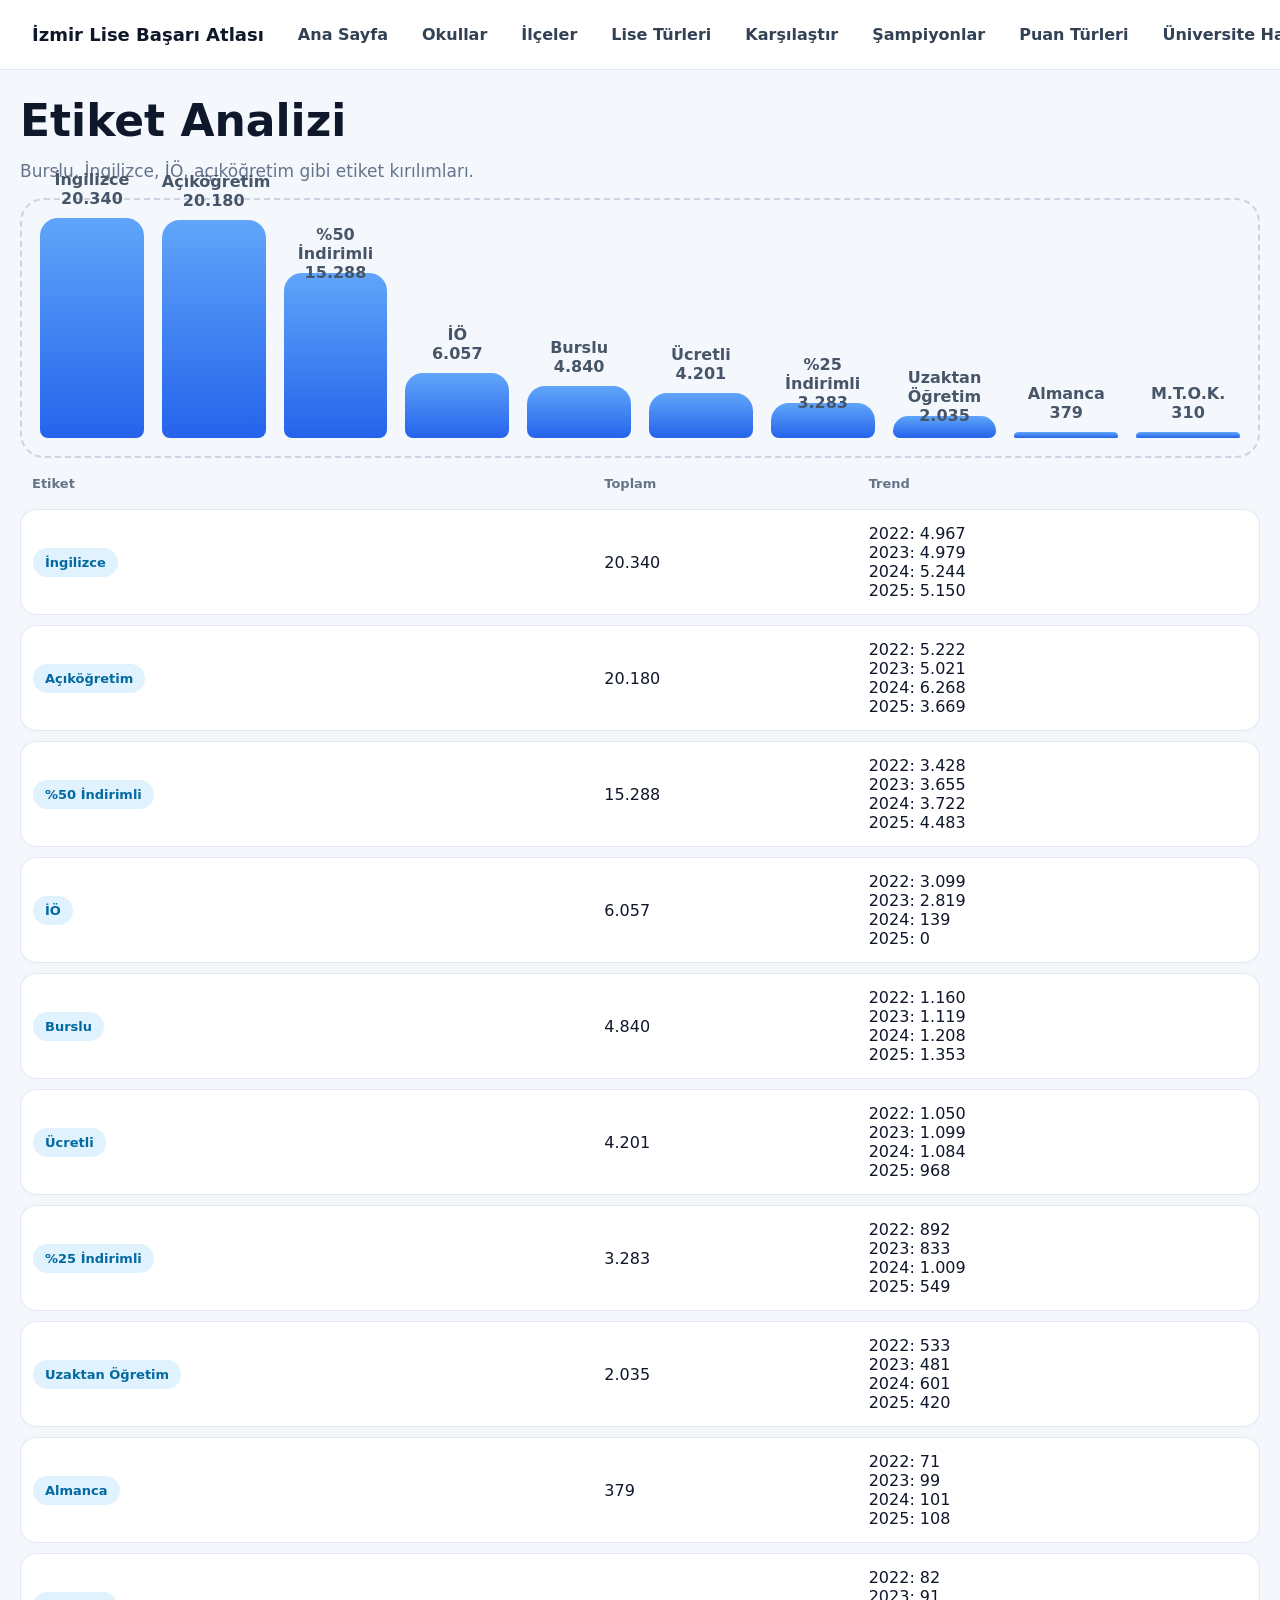
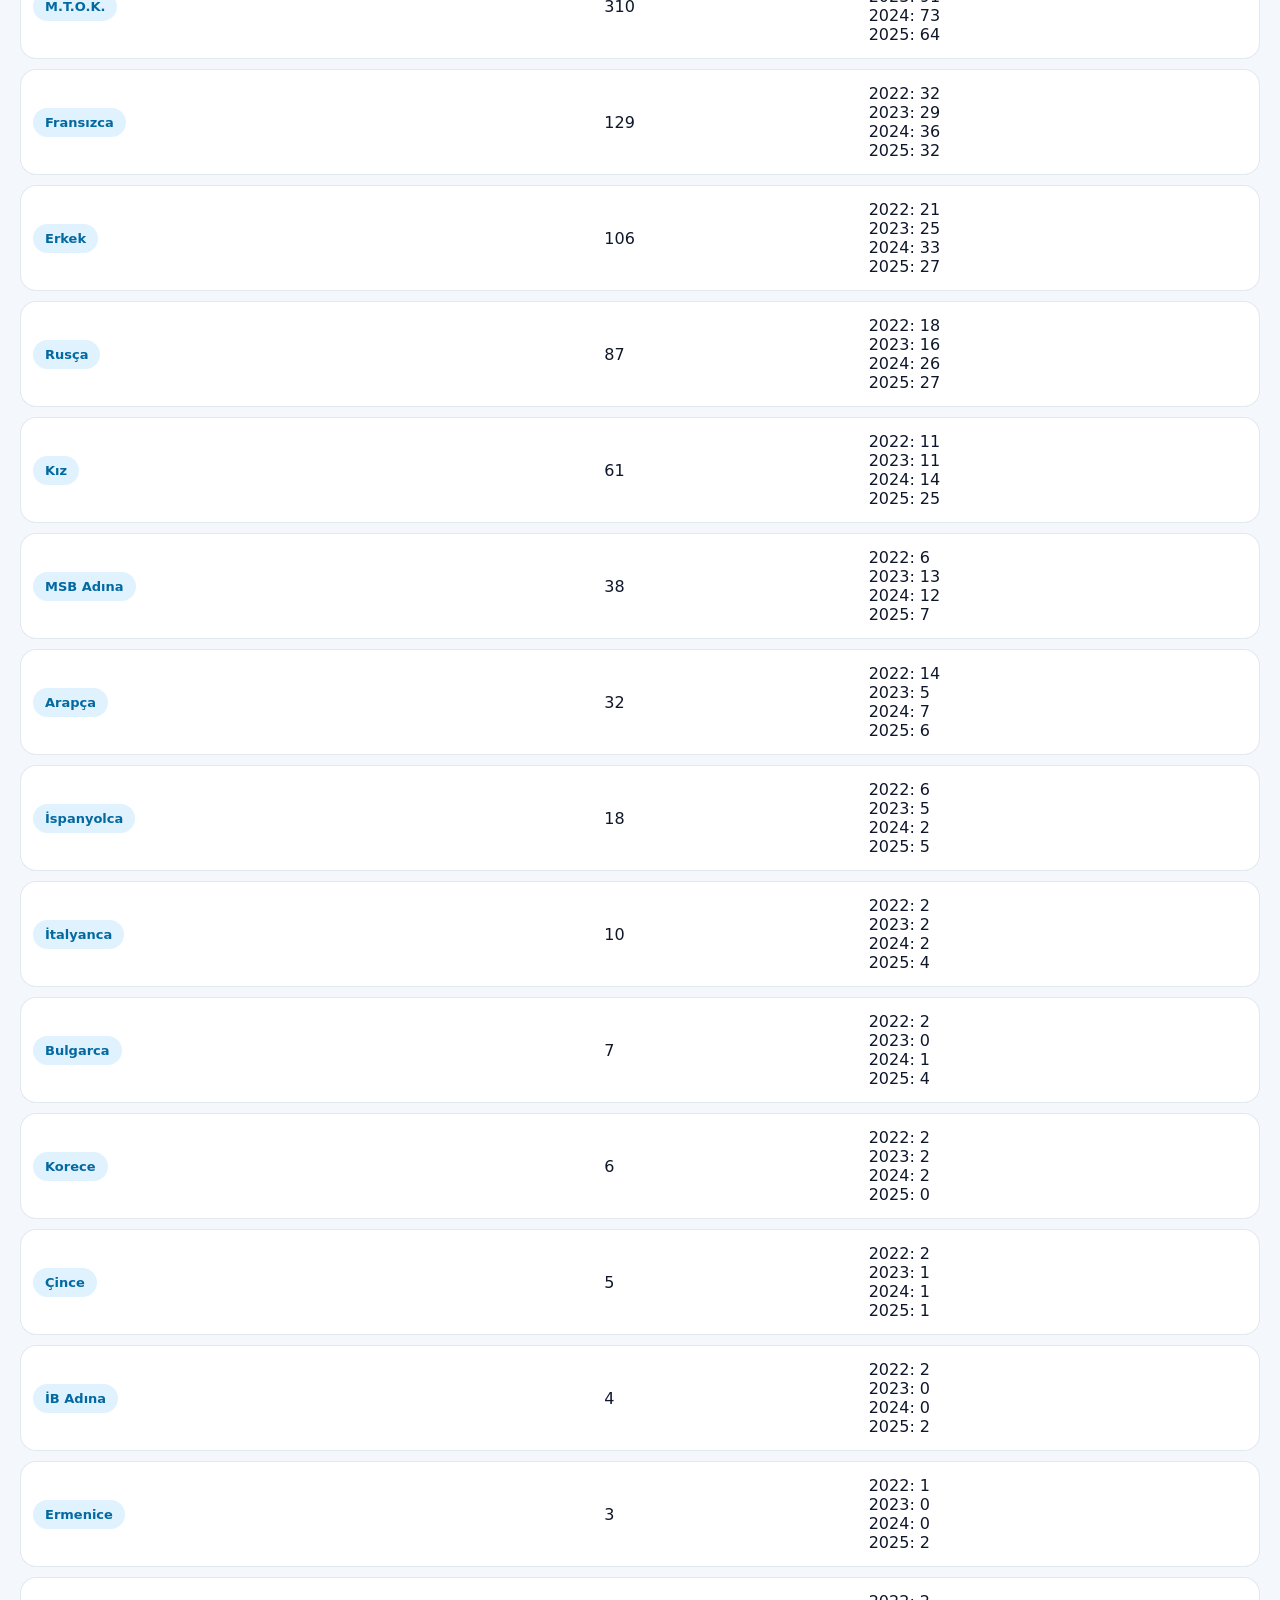
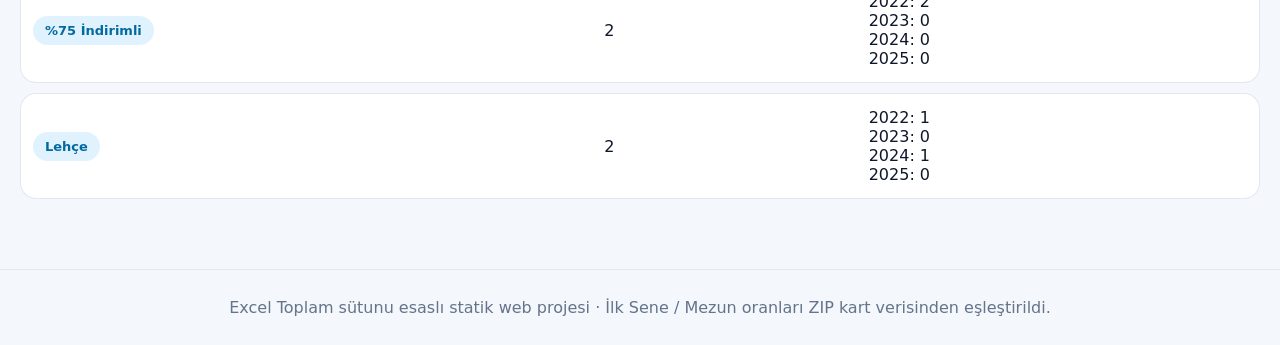
<file: etiket-analizi.html>
<!doctype html><html lang="tr"><head><meta charset="utf-8"><meta name="viewport" content="width=device-width,initial-scale=1"><title>Etiket Analizi</title><link rel="stylesheet" href="css/style.css"></head><body><div class="top"><div class="nav"><a class="brand" href="index.html">İzmir Lise Başarı Atlası</a><a href="index.html">Ana Sayfa</a><a href="okullar.html">Okullar</a><a href="ilceler.html">İlçeler</a><a href="lise-turleri.html">Lise Türleri</a><a href="karsilastir.html">Karşılaştır</a><a href="sampiyonlar.html">Şampiyonlar</a><a href="puan-turu-trendleri.html">Puan Türleri</a><a href="universite-haritasi.html">Üniversite Haritası</a><a href="program-populerligi.html">Programlar</a><a href="etiket-analizi.html">Etiketler</a><a href="siralama-araci.html">Sıralama Aracı</a></div></div><main class="wrap"><h1>Etiket Analizi</h1><p>Burslu, İngilizce, İÖ, açıköğretim gibi etiket kırılımları.</p><div id="chart" class="chart"></div><div id="list"></div></main><div class="footer">Excel Toplam sütunu esaslı statik web projesi · İlk Sene / Mezun oranları ZIP kart verisinden eşleştirildi.</div><script src="js/app.js"></script><script>(async()=>{const data=await getJSON('data/tags.json');bars(chart,Object.fromEntries(data.slice(0,10).map(x=>[x.tag,x.total])));table(list,['Etiket','Toplam','Trend'],data.map(x=>`<tr><td><span class="pill">${x.tag}</span></td><td>${fmt(x.total)}</td><td>${Object.entries(x.years).map(([y,v])=>`${y}: ${fmt(v)}`).join('<br>')}</td></tr>`))})();</script></body></html>
</file>
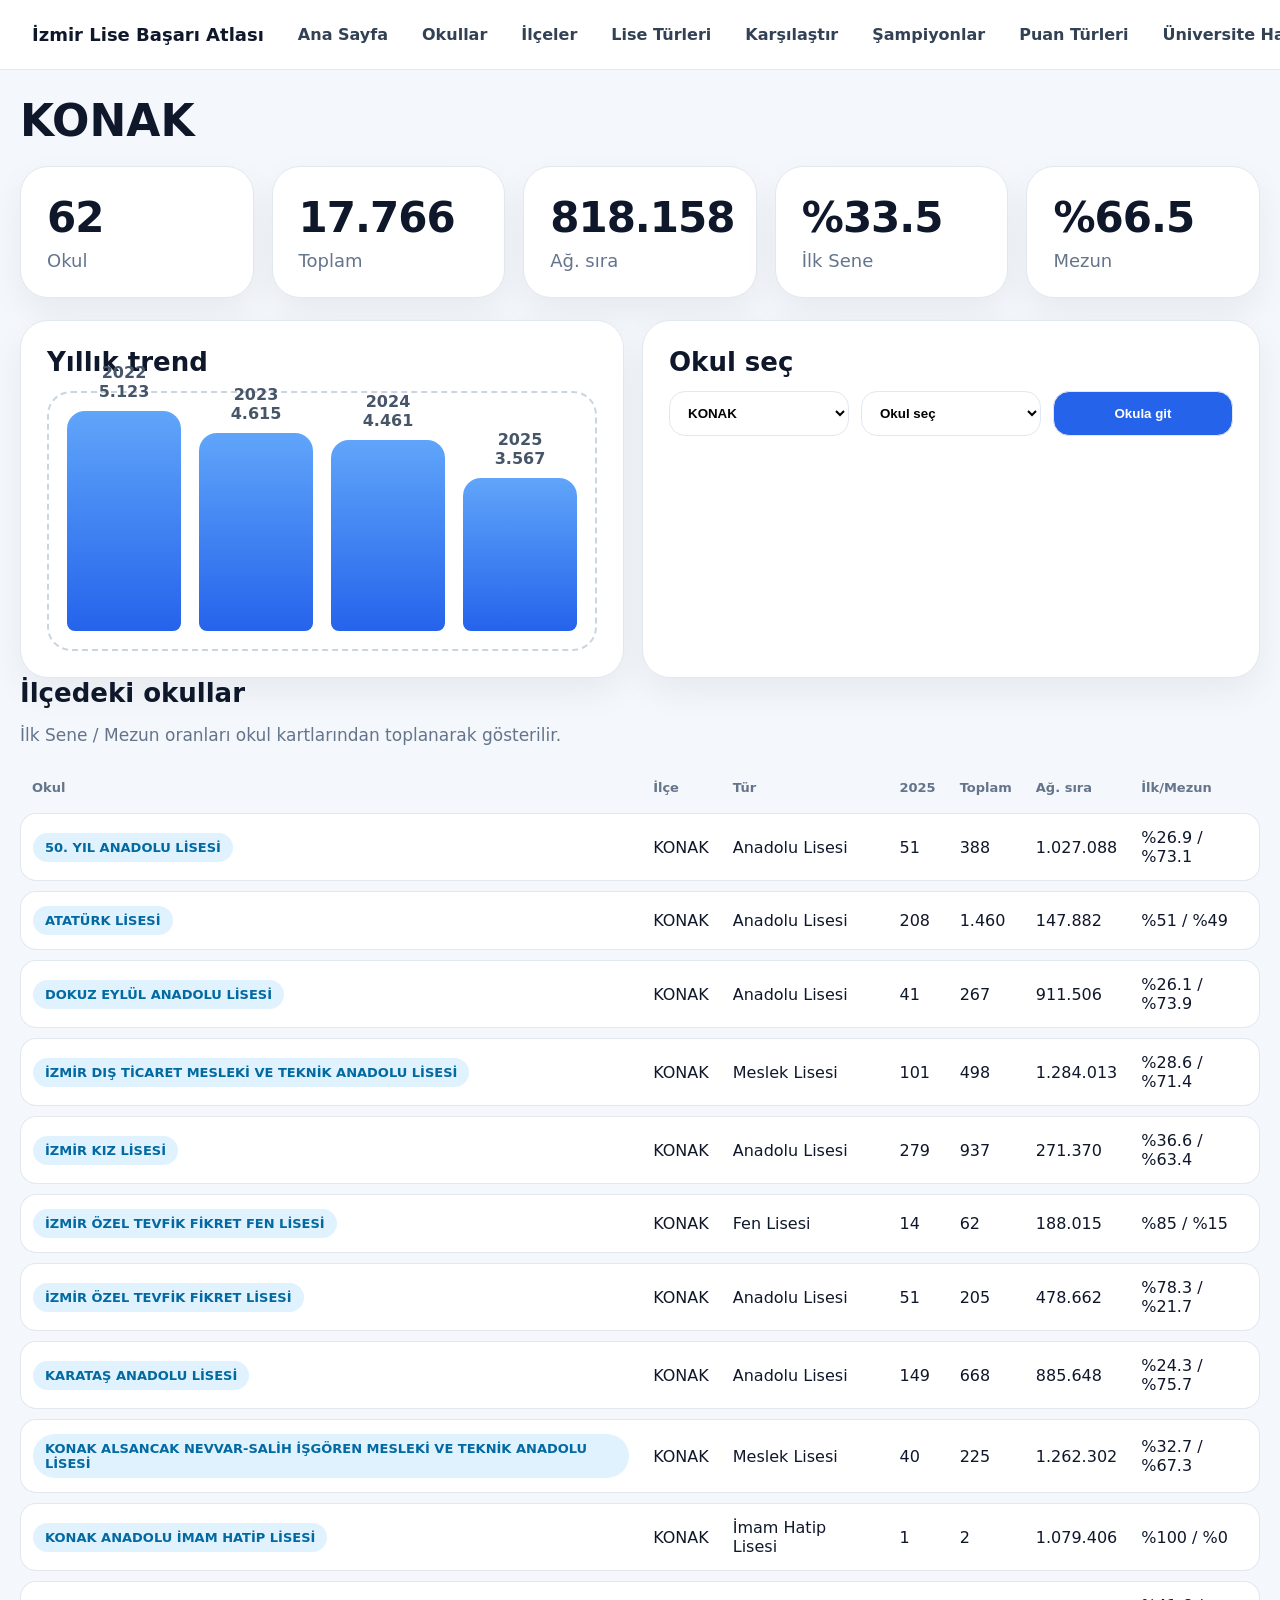
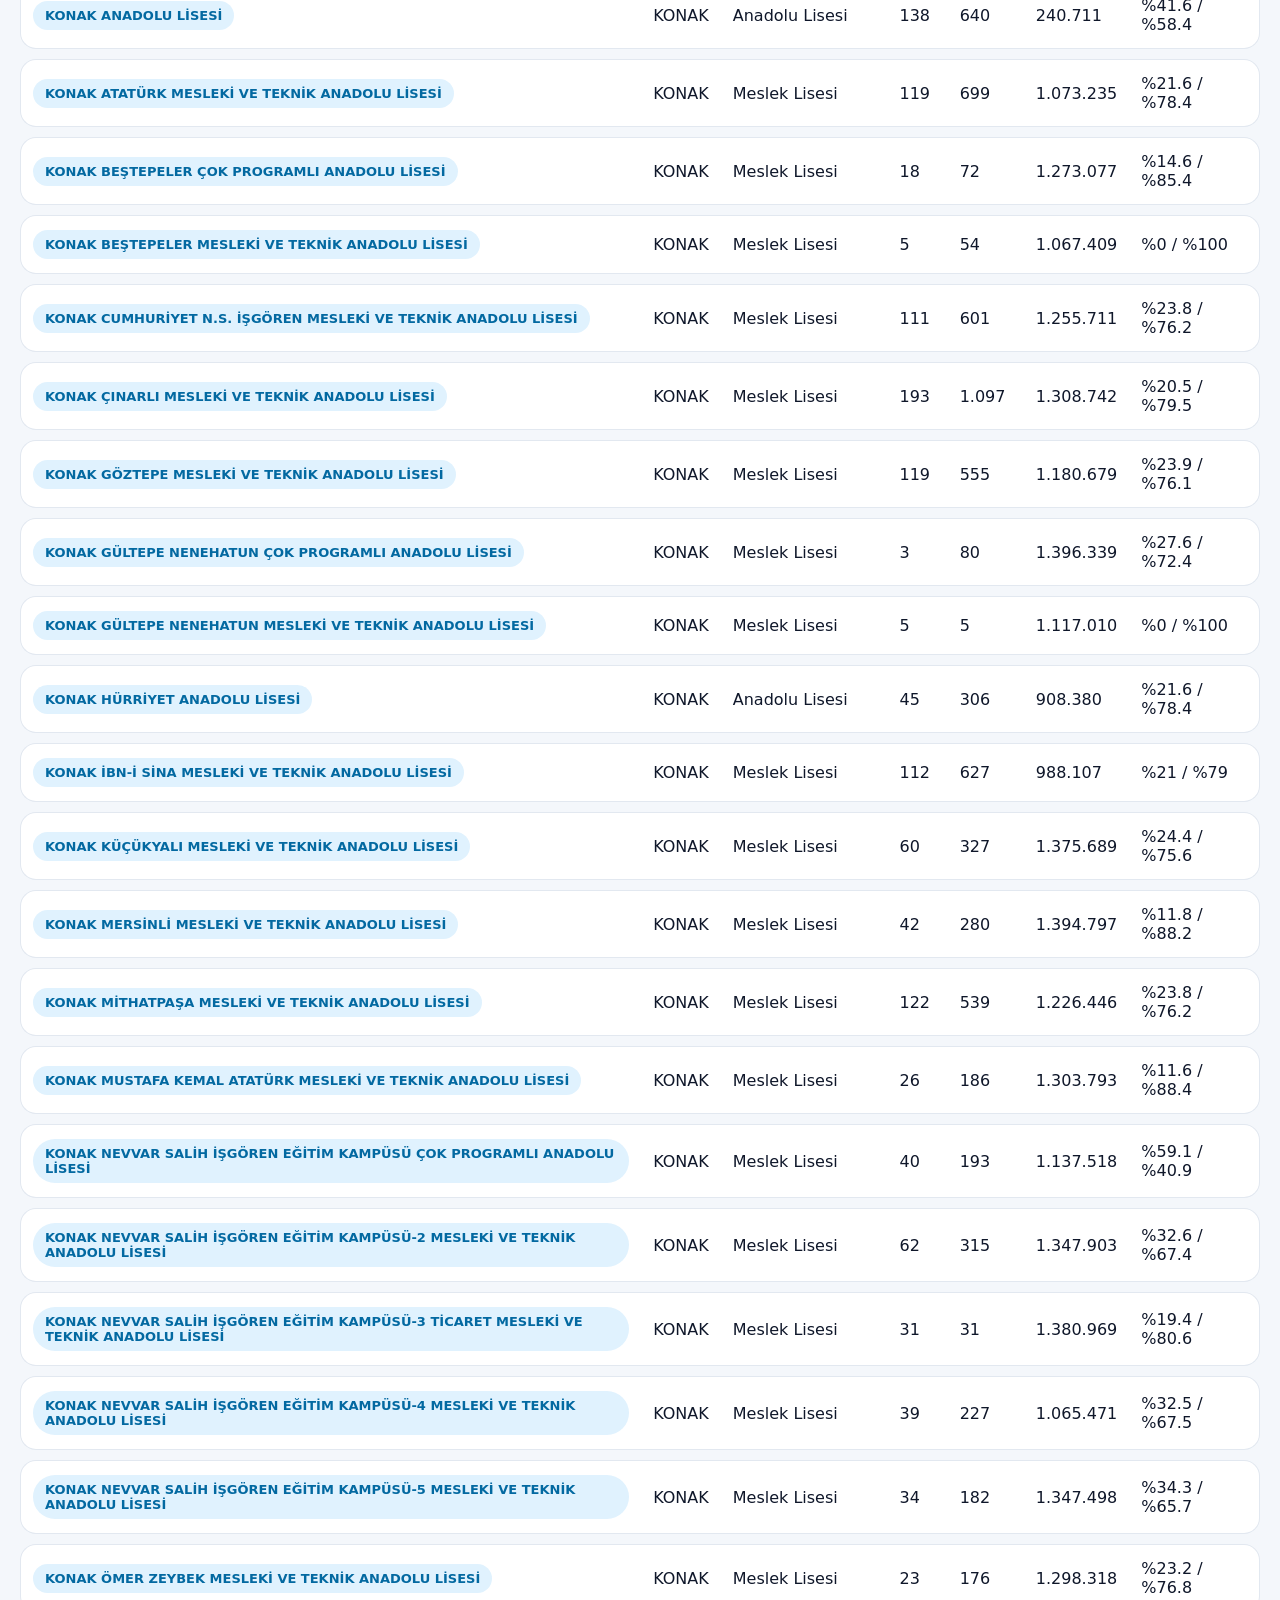
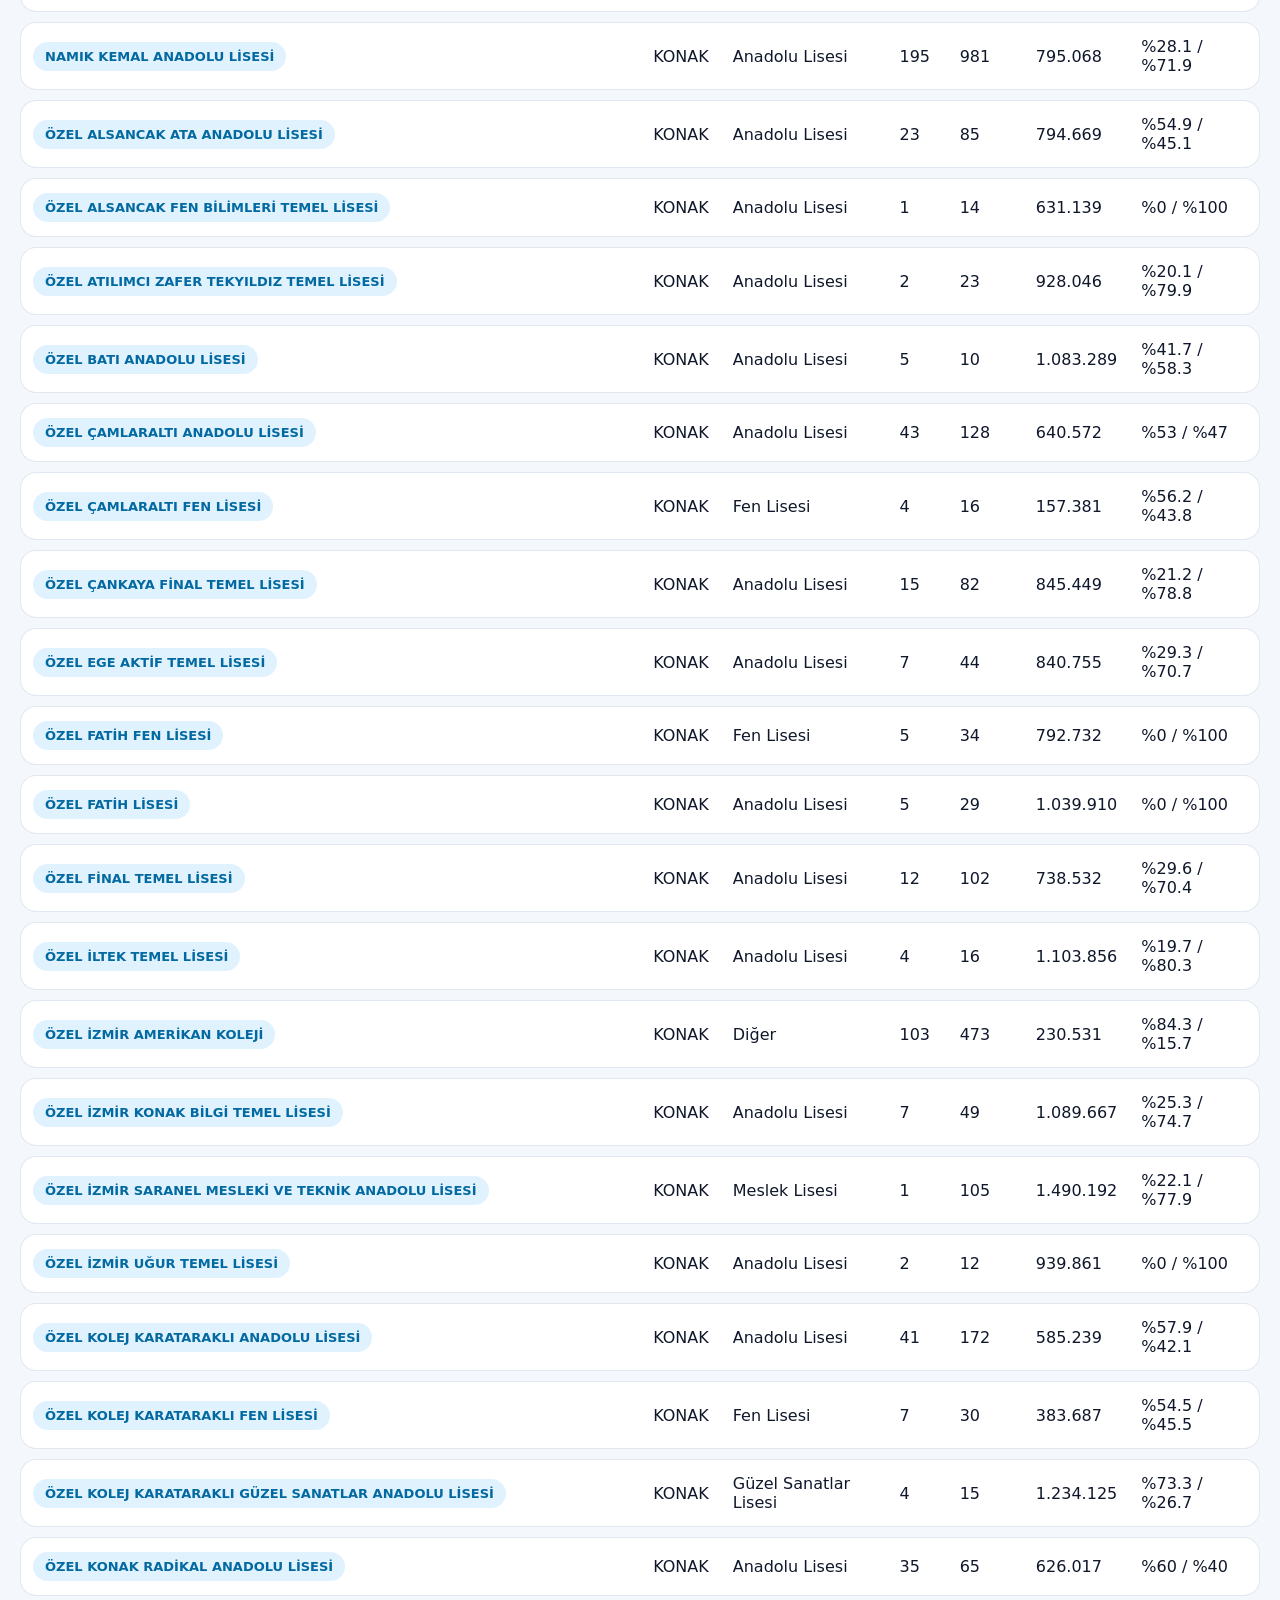
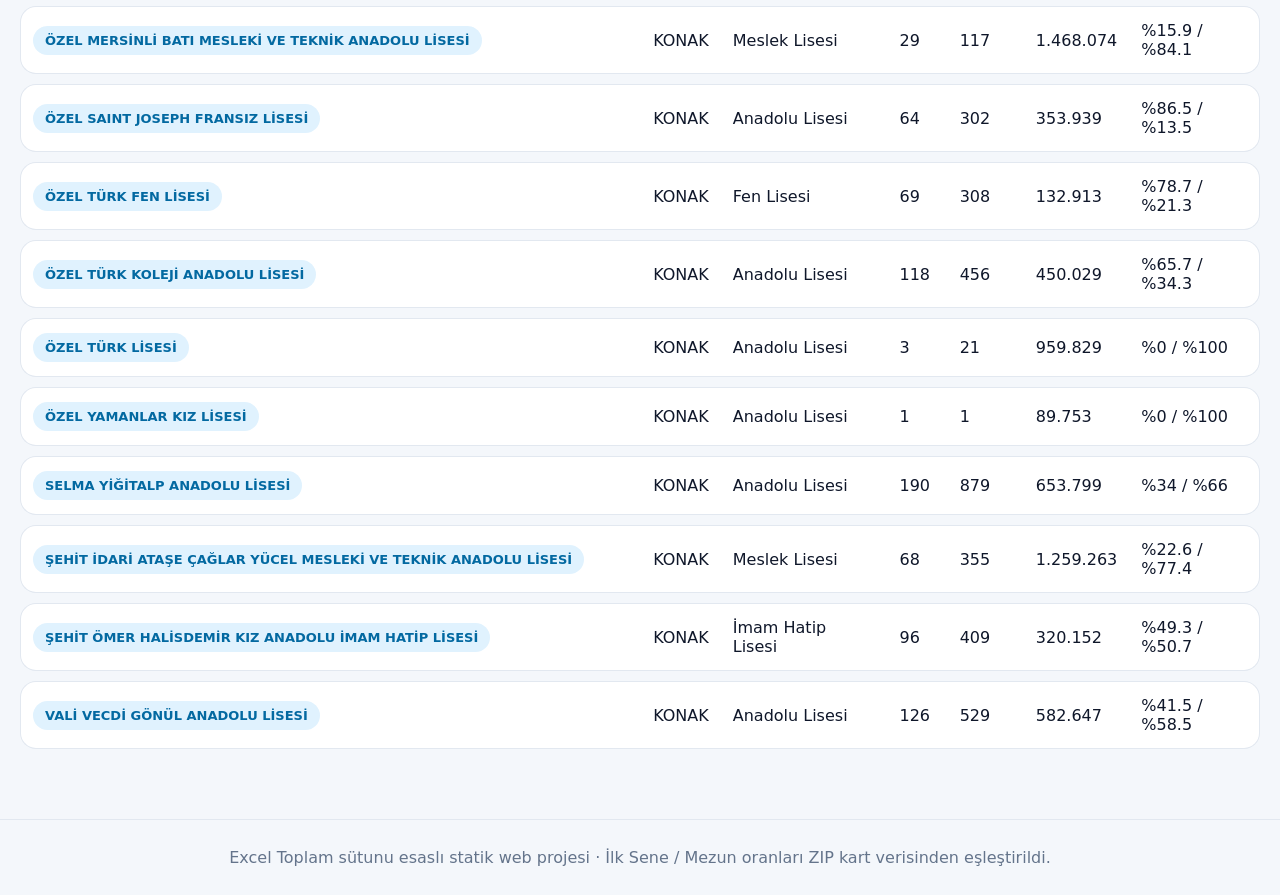
<file: ilce-detay.html>
<!doctype html><html lang="tr"><head><meta charset="utf-8"><meta name="viewport" content="width=device-width,initial-scale=1"><title>İlçe Detay</title><link rel="stylesheet" href="css/style.css"></head><body><div class="top"><div class="nav"><a class="brand" href="index.html">İzmir Lise Başarı Atlası</a><a href="index.html">Ana Sayfa</a><a href="okullar.html">Okullar</a><a href="ilceler.html">İlçeler</a><a href="lise-turleri.html">Lise Türleri</a><a href="karsilastir.html">Karşılaştır</a><a href="sampiyonlar.html">Şampiyonlar</a><a href="puan-turu-trendleri.html">Puan Türleri</a><a href="universite-haritasi.html">Üniversite Haritası</a><a href="program-populerligi.html">Programlar</a><a href="etiket-analizi.html">Etiketler</a><a href="siralama-araci.html">Sıralama Aracı</a></div></div><main class="wrap"><h1 id="title">İlçe Detay</h1><div id="stats" class="grid stats"></div><section class="grid two"><div class="panel"><h2>Yıllık trend</h2><div id="trend" class="chart"></div></div><div class="panel"><h2>Okul seç</h2><div class="school-picker"><select id="districtPick"></select><select id="schoolPick"></select><button id="go">Okula git</button></div></div></section><h2>İlçedeki okullar</h2><p>İlk Sene / Mezun oranları okul kartlarından toplanarak gösterilir.</p><div id="schools"></div></main><div class="footer">Excel Toplam sütunu esaslı statik web projesi · İlk Sene / Mezun oranları ZIP kart verisinden eşleştirildi.</div><script src="js/app.js"></script><script>let name=new URLSearchParams(location.search).get('ilce')||'';(async()=>{const [ds,sc]=await Promise.all([getJSON('data/districts.json'),getJSON('data/schools.json')]);const d=ds.find(x=>x.name===name)||ds[0];title.textContent=d.name;statCards(stats,[{k:'Okul',v:fmt(d.schoolCount)},{k:'Toplam',v:fmt(d.total)},{k:'Ağ. sıra',v:fmt(d.weightedRank)},{k:'İlk Sene',v:'%'+(d.firstGraduate?.firstRate??'—')},{k:'Mezun',v:'%'+(d.firstGraduate?.graduateRate??'—')}]);bars(trend,d.years);let list=sc.filter(s=>s.district===d.name).sort((a,b)=>a.name.localeCompare(b.name,'tr'));table(schools,['Okul','İlçe','Tür','2025','Toplam','Ağ. sıra','İlk/Mezun'],list.map(rowSchool));fillSchoolPicker(districtPick,schoolPick,sc);districtPick.value=d.name;districtPick.onchange();go.onclick=()=>{if(schoolPick.value) location.href='okul-detay.html?okul='+encodeURIComponent(schoolPick.value)}})();</script></body></html>
</file>
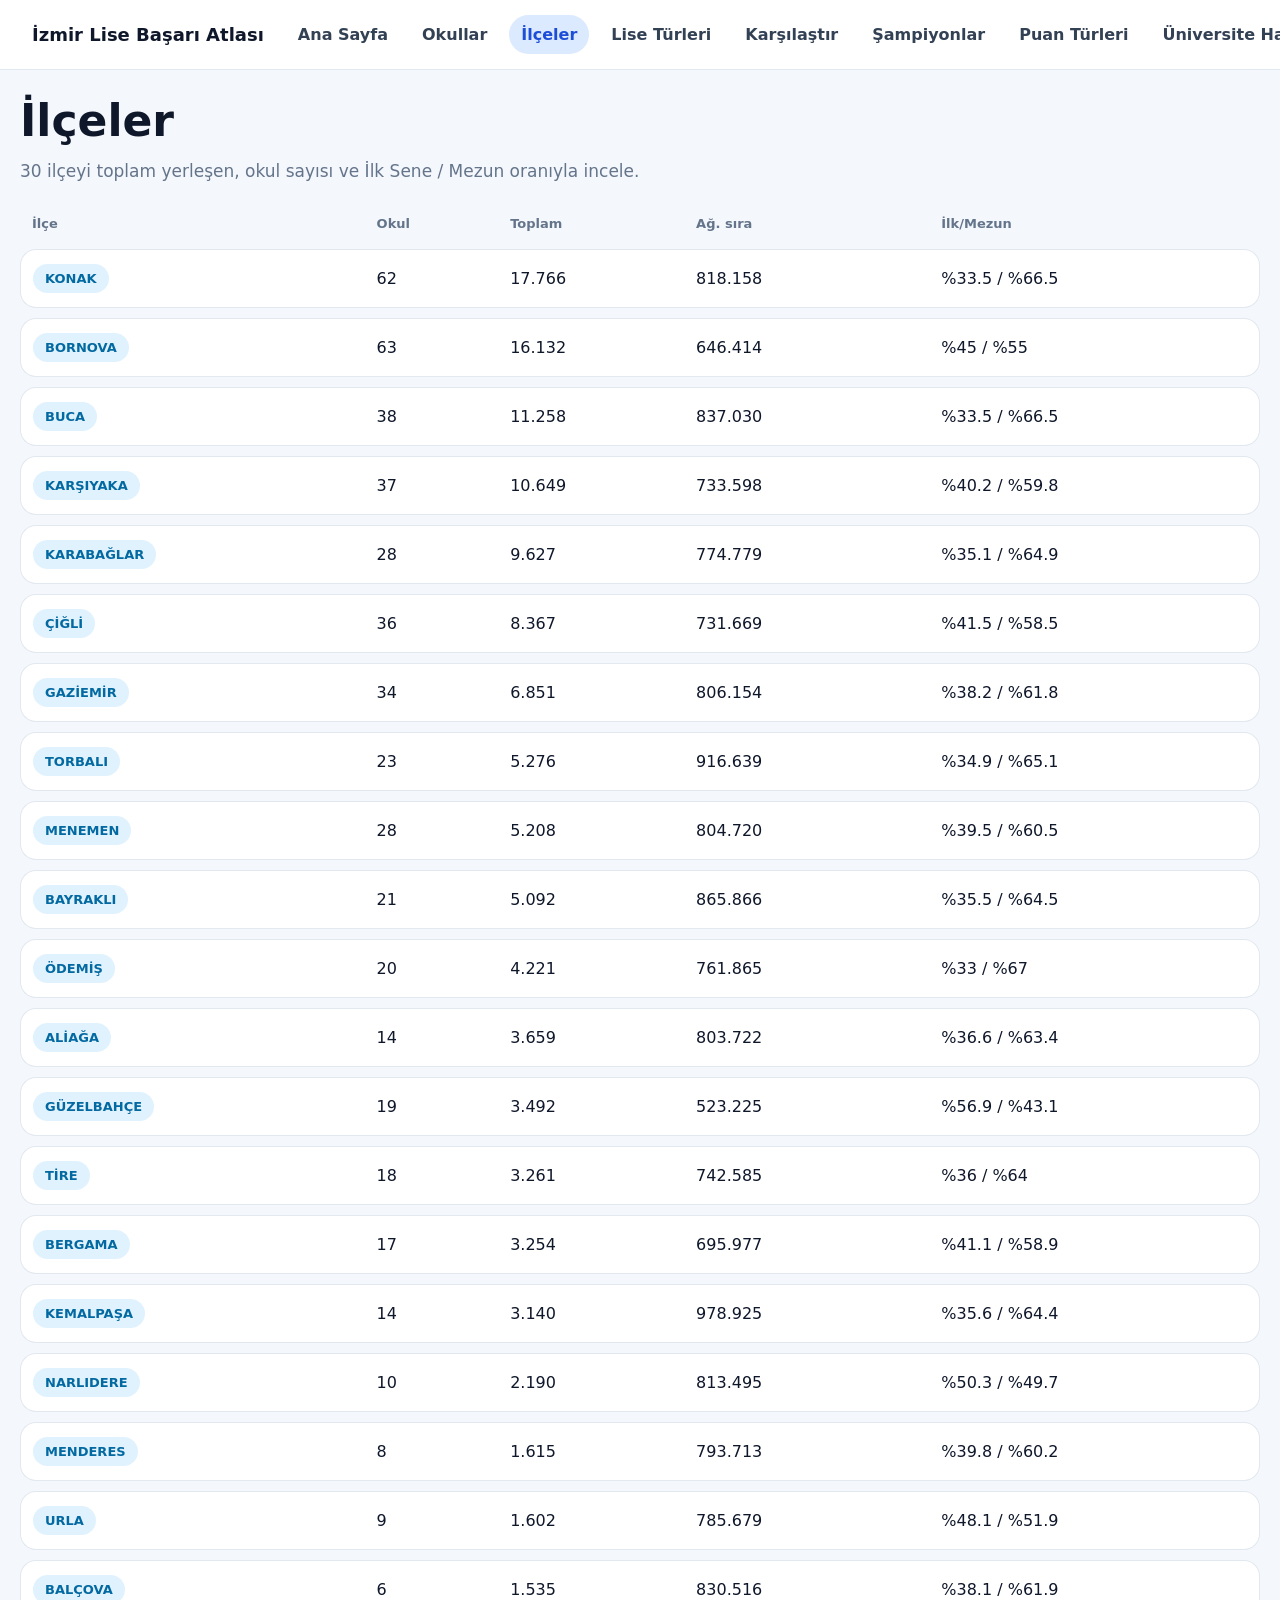
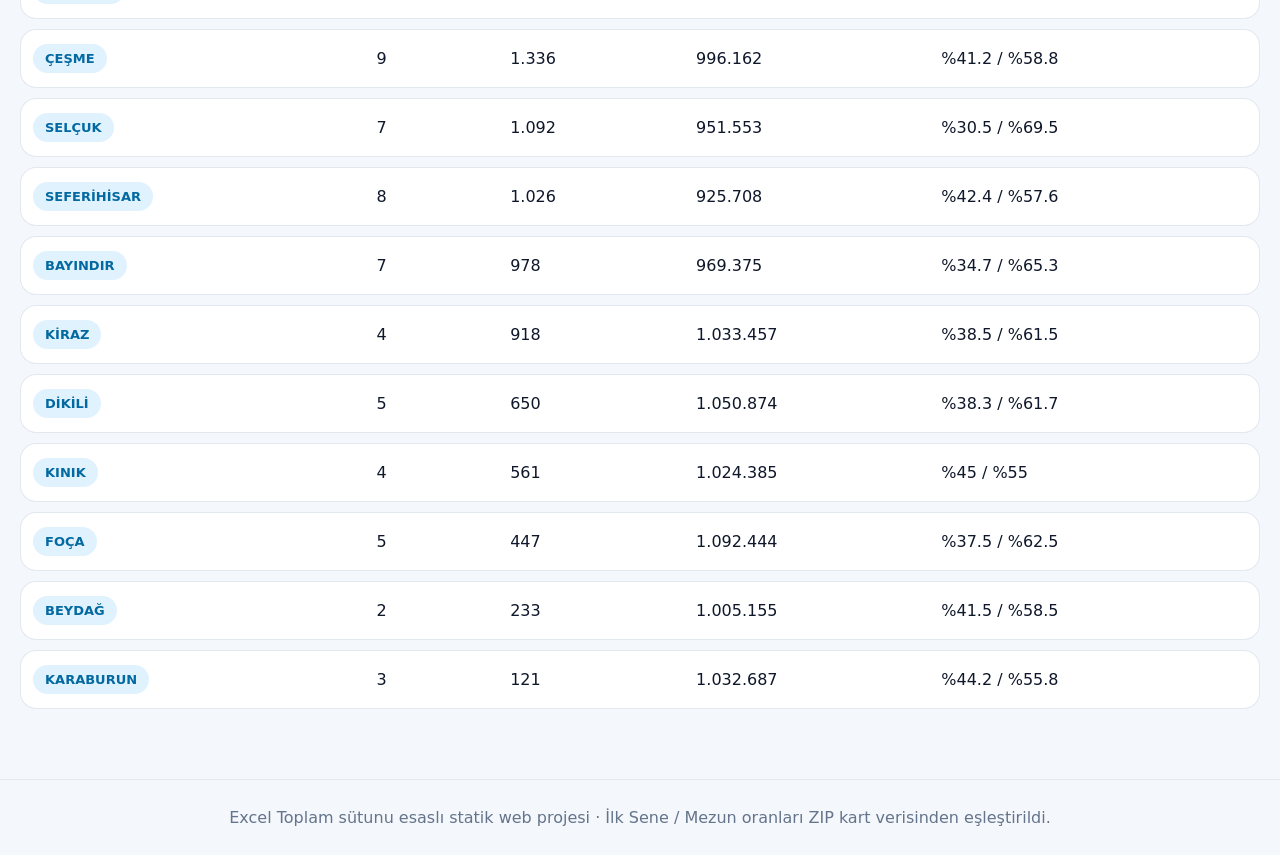
<file: ilceler.html>
<!doctype html><html lang="tr"><head><meta charset="utf-8"><meta name="viewport" content="width=device-width,initial-scale=1"><title>İlçeler</title><link rel="stylesheet" href="css/style.css"></head><body><div class="top"><div class="nav"><a class="brand" href="index.html">İzmir Lise Başarı Atlası</a><a href="index.html">Ana Sayfa</a><a href="okullar.html">Okullar</a><a href="ilceler.html">İlçeler</a><a href="lise-turleri.html">Lise Türleri</a><a href="karsilastir.html">Karşılaştır</a><a href="sampiyonlar.html">Şampiyonlar</a><a href="puan-turu-trendleri.html">Puan Türleri</a><a href="universite-haritasi.html">Üniversite Haritası</a><a href="program-populerligi.html">Programlar</a><a href="etiket-analizi.html">Etiketler</a><a href="siralama-araci.html">Sıralama Aracı</a></div></div><main class="wrap"><h1>İlçeler</h1><p>30 ilçeyi toplam yerleşen, okul sayısı ve İlk Sene / Mezun oranıyla incele.</p><div id="list"></div></main><div class="footer">Excel Toplam sütunu esaslı statik web projesi · İlk Sene / Mezun oranları ZIP kart verisinden eşleştirildi.</div><script src="js/app.js"></script><script>(async()=>{const d=await getJSON("data/districts.json");table(list,["İlçe","Okul","Toplam","Ağ. sıra","İlk/Mezun"],d.map(rowDistrict));})();</script></body></html>
</file>
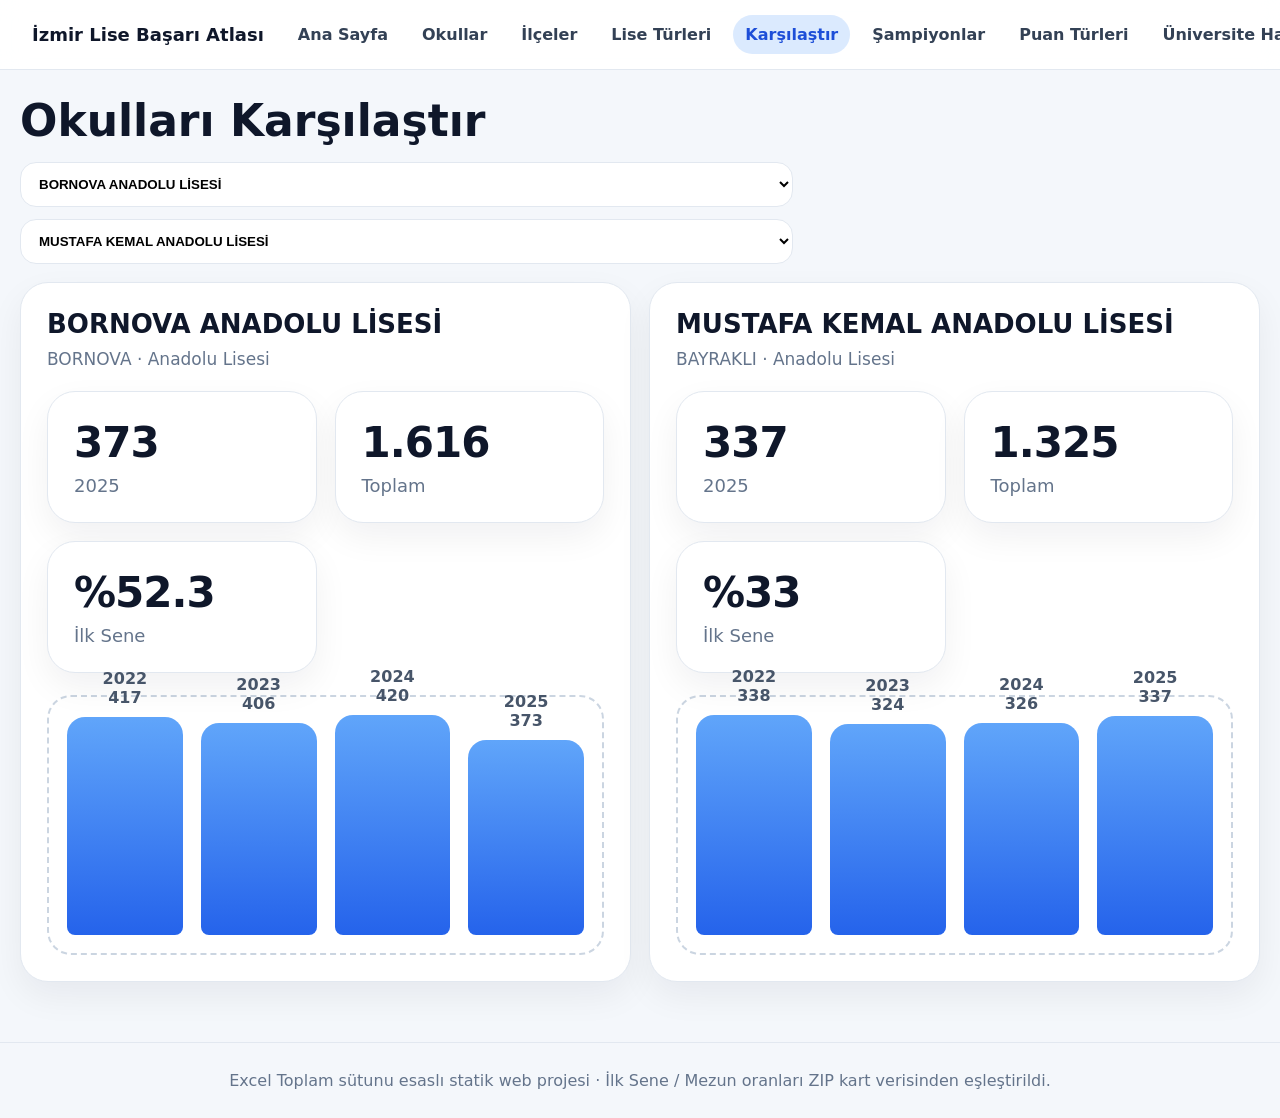
<file: karsilastir.html>
<!doctype html><html lang="tr"><head><meta charset="utf-8"><meta name="viewport" content="width=device-width,initial-scale=1"><title>Okul Karşılaştır</title><link rel="stylesheet" href="css/style.css"></head><body><div class="top"><div class="nav"><a class="brand" href="index.html">İzmir Lise Başarı Atlası</a><a href="index.html">Ana Sayfa</a><a href="okullar.html">Okullar</a><a href="ilceler.html">İlçeler</a><a href="lise-turleri.html">Lise Türleri</a><a href="karsilastir.html">Karşılaştır</a><a href="sampiyonlar.html">Şampiyonlar</a><a href="puan-turu-trendleri.html">Puan Türleri</a><a href="universite-haritasi.html">Üniversite Haritası</a><a href="program-populerligi.html">Programlar</a><a href="etiket-analizi.html">Etiketler</a><a href="siralama-araci.html">Sıralama Aracı</a></div></div><main class="wrap"><h1>Okulları Karşılaştır</h1><div class="toolbar"><select id="a"></select><select id="b"></select></div><div id="cmp" class="grid two"></div></main><div class="footer">Excel Toplam sütunu esaslı statik web projesi · İlk Sene / Mezun oranları ZIP kart verisinden eşleştirildi.</div><script src="js/app.js"></script><script>let schools=[];function card(s){return `<div class="panel"><h2>${s.name}</h2><p>${s.district} · ${s.type}</p><div class="grid stats"><div class="card stat"><div class="num">${fmt(s.total2025)}</div><div class="label">2025</div></div><div class="card stat"><div class="num">${fmt(s.total)}</div><div class="label">Toplam</div></div><div class="card stat"><div class="num">%${s.firstGraduate?.firstRate??'—'}</div><div class="label">İlk Sene</div></div></div><div class="chart" id="bar-${slug(s.name)}"></div></div>`}function render(){const sa=schools.find(x=>x.name===a.value),sb=schools.find(x=>x.name===b.value);cmp.innerHTML=card(sa)+card(sb);bars(document.getElementById('bar-'+slug(sa.name)),sa.years);bars(document.getElementById('bar-'+slug(sb.name)),sb.years)};(async()=>{schools=await getJSON('data/schools.json');schools.forEach(s=>{a.innerHTML+=`<option>${s.name}</option>`;b.innerHTML+=`<option>${s.name}</option>`});b.selectedIndex=1;a.onchange=b.onchange=render;render()})();</script></body></html>
</file>
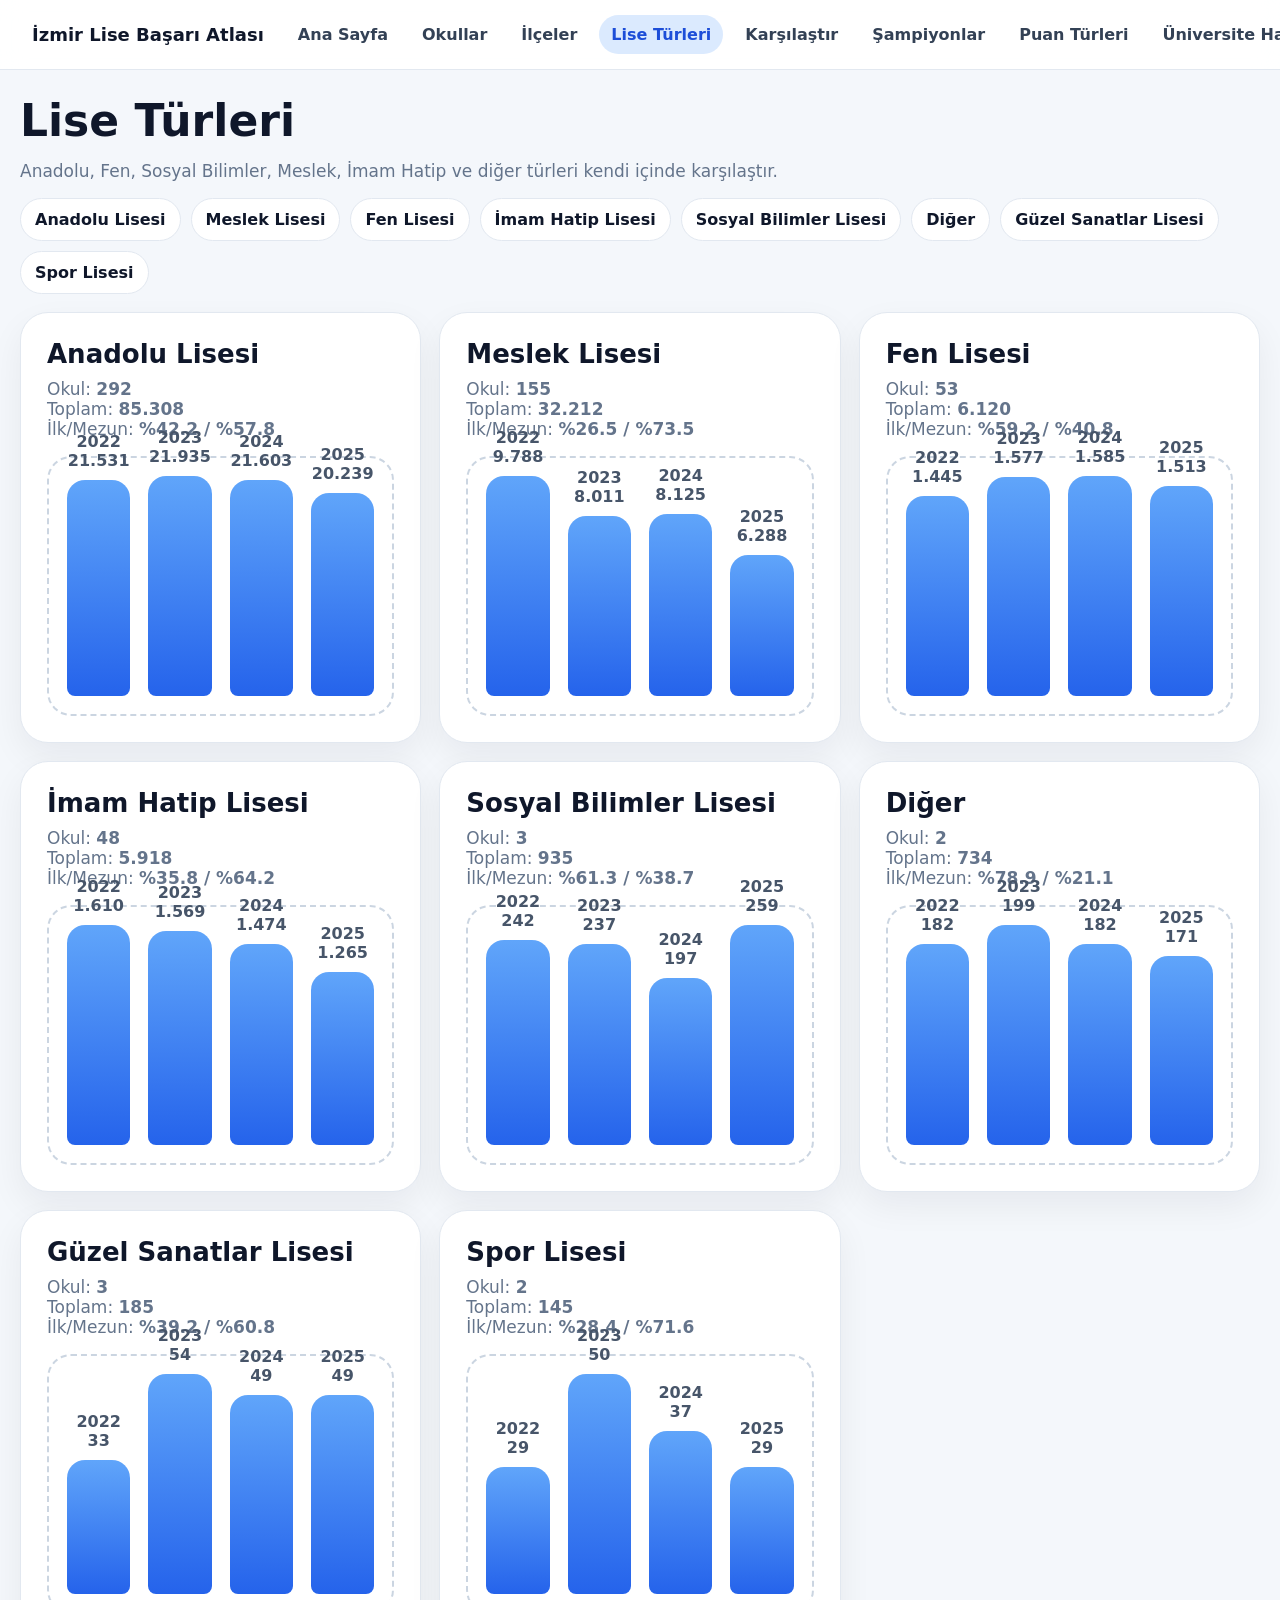
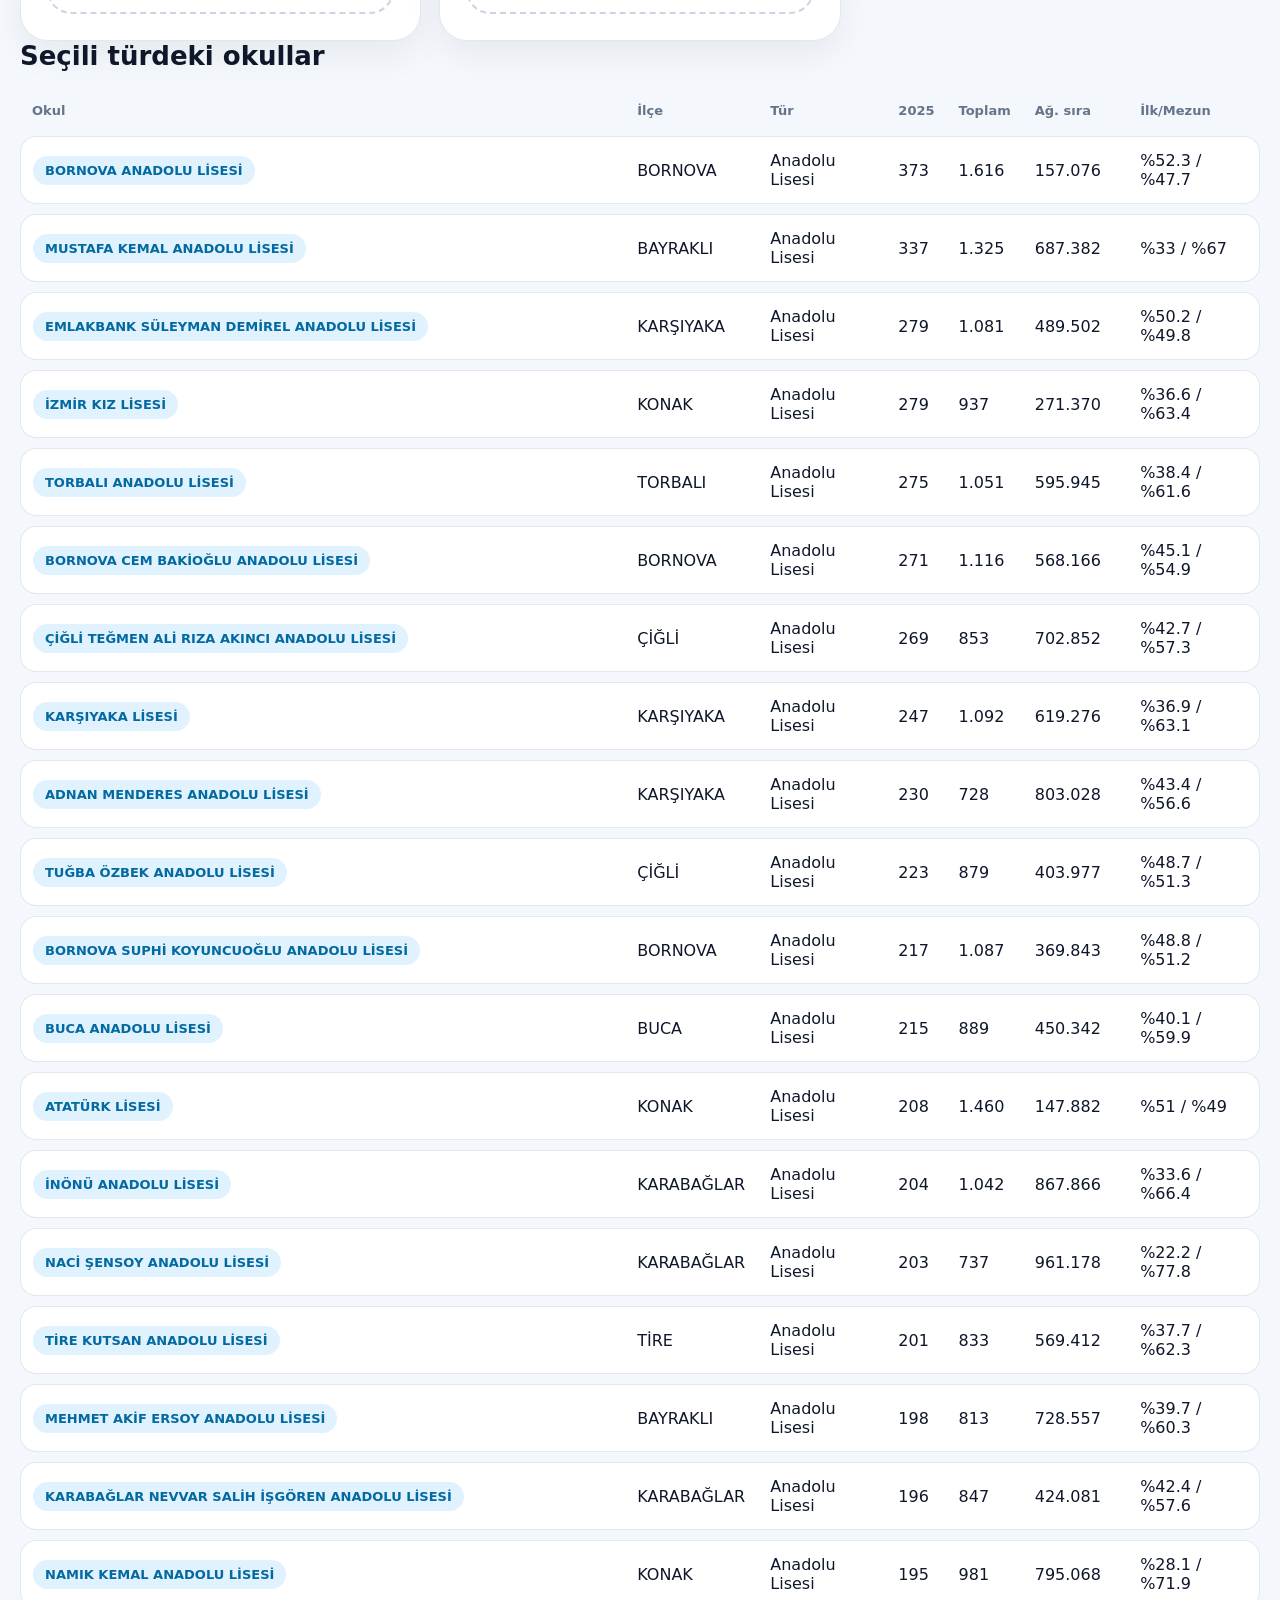
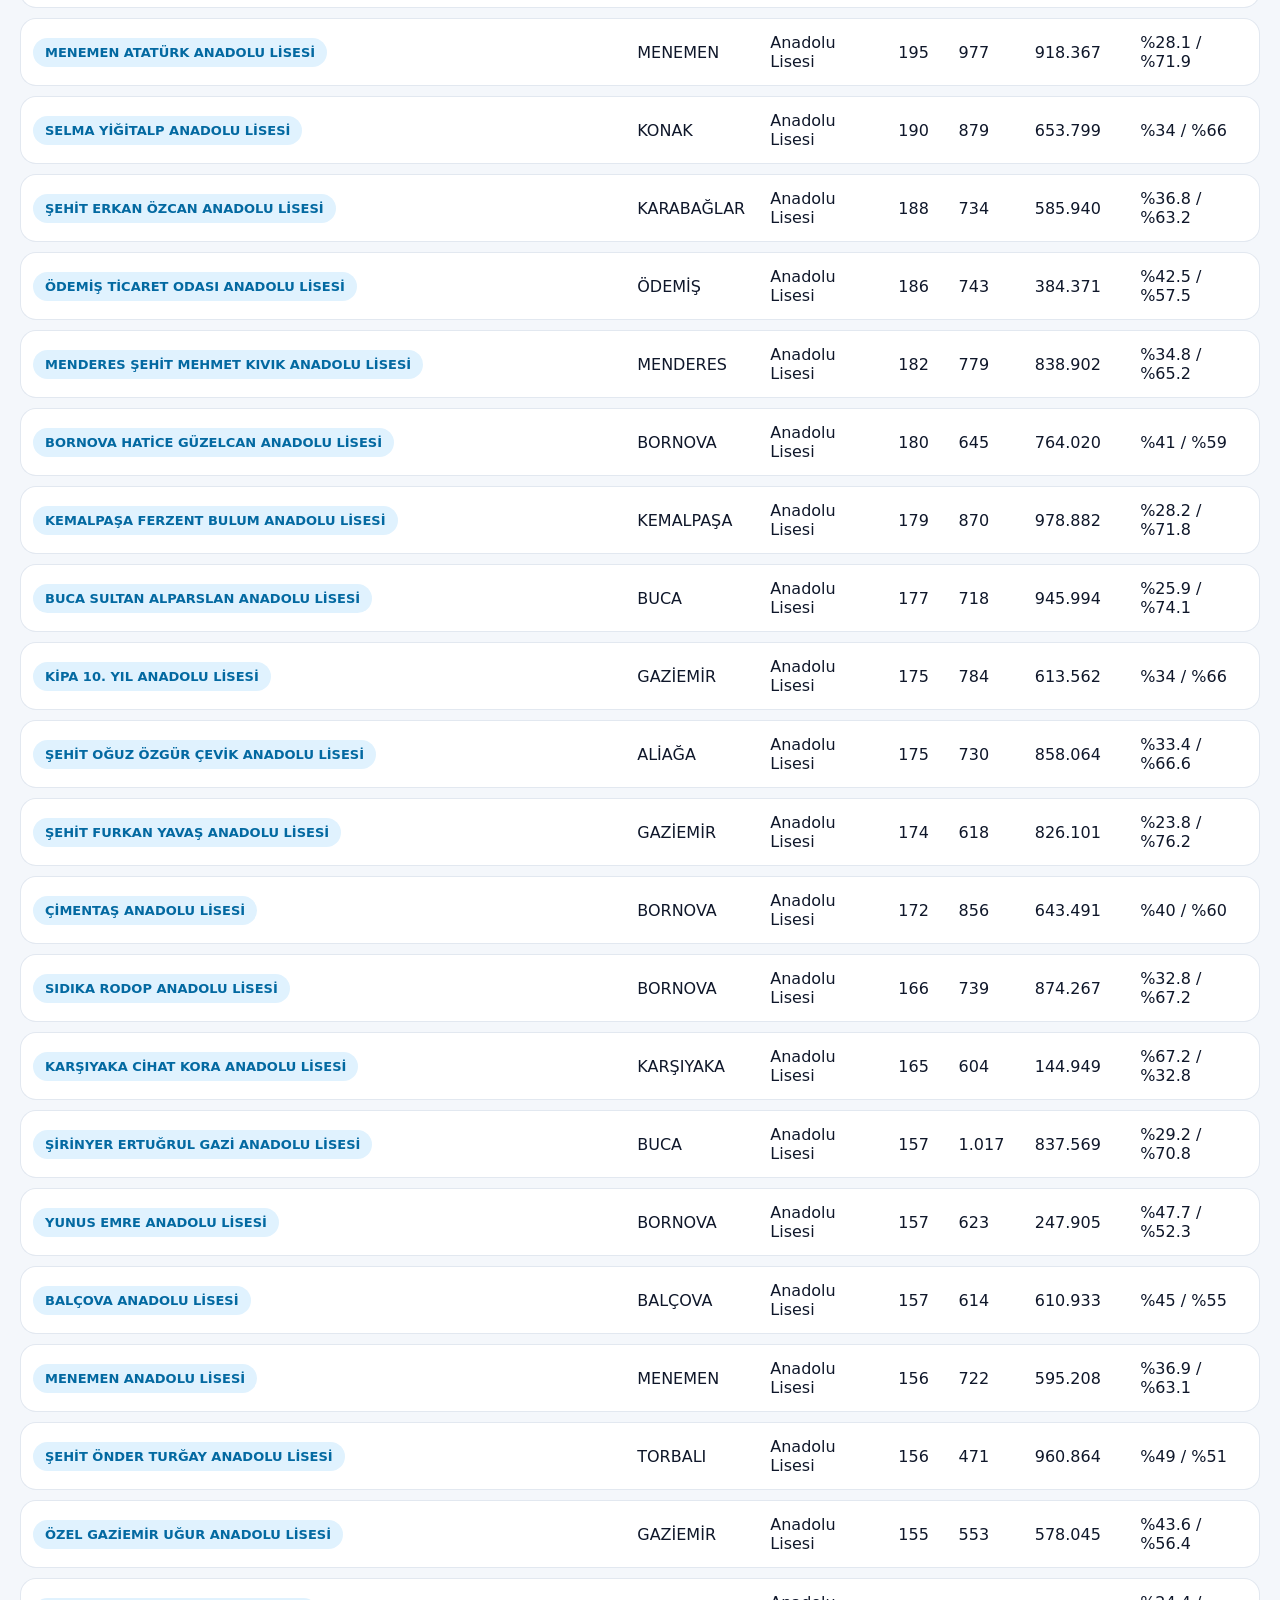
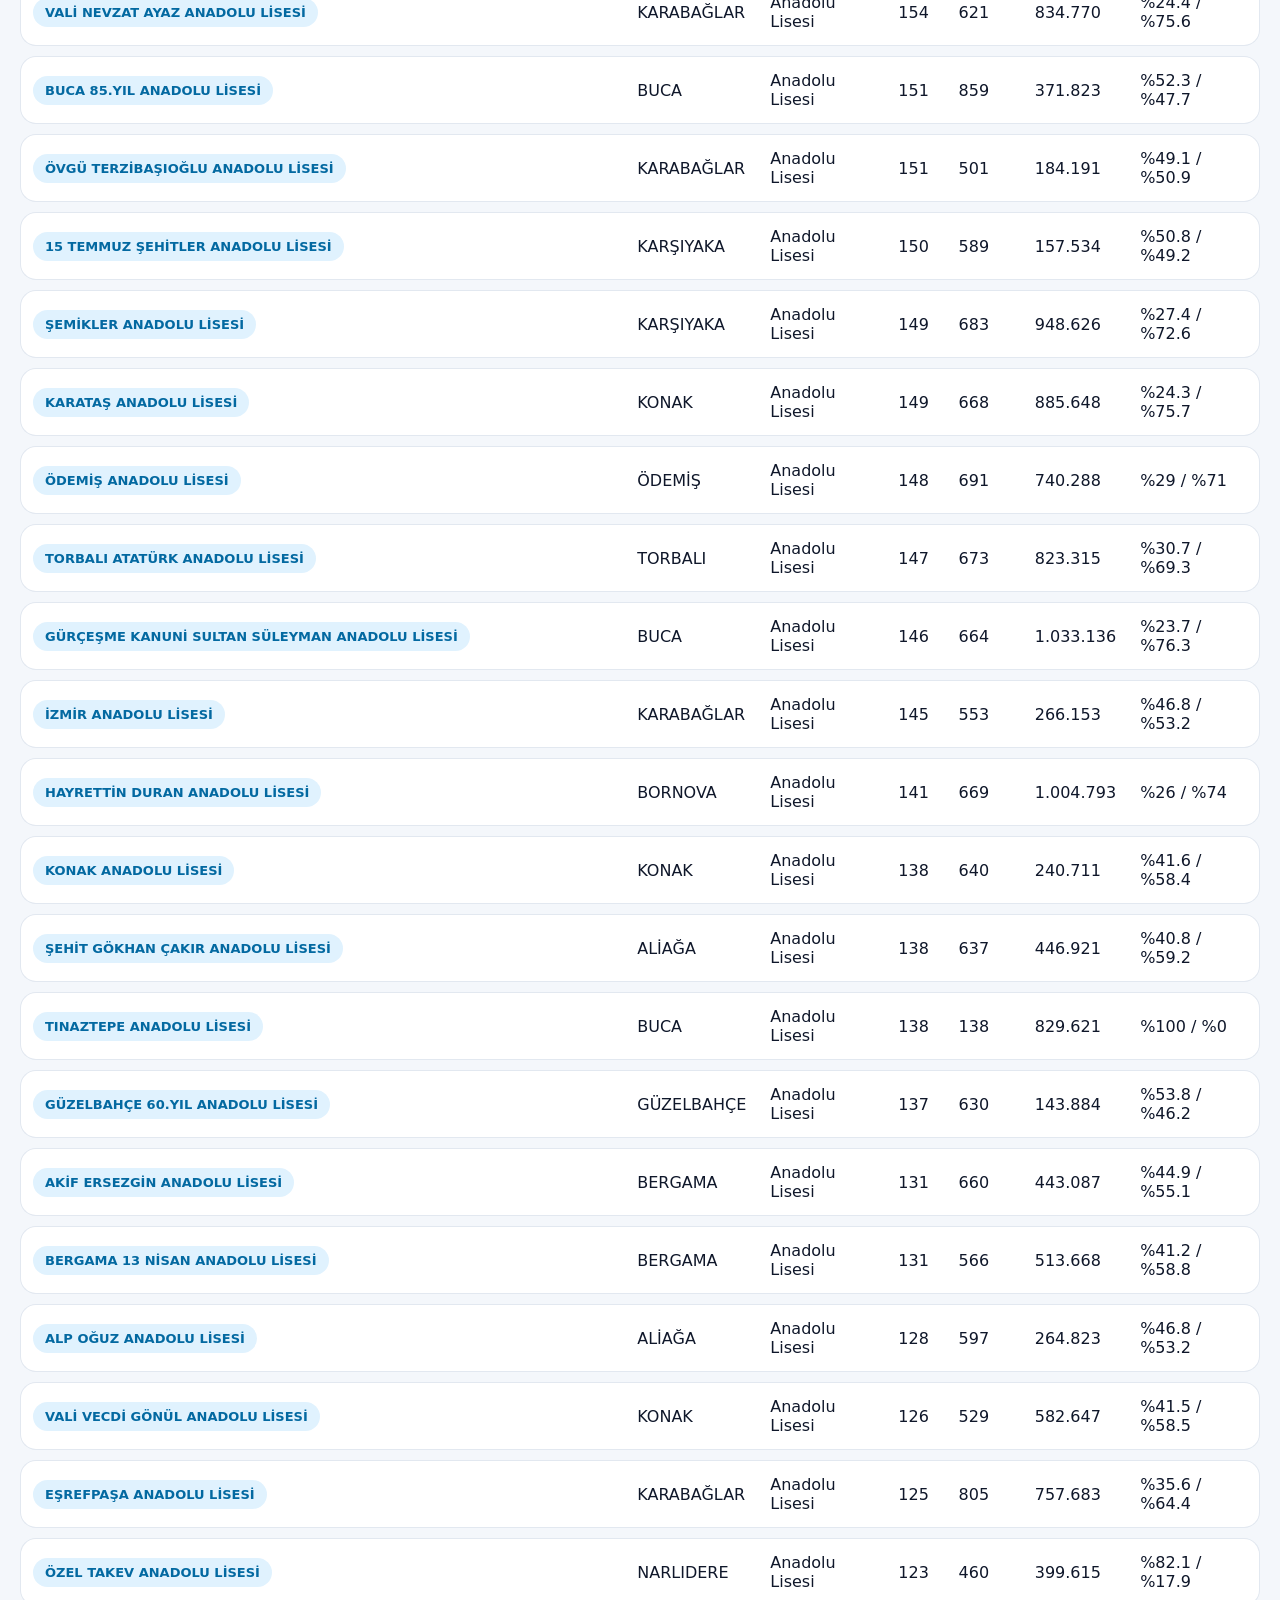
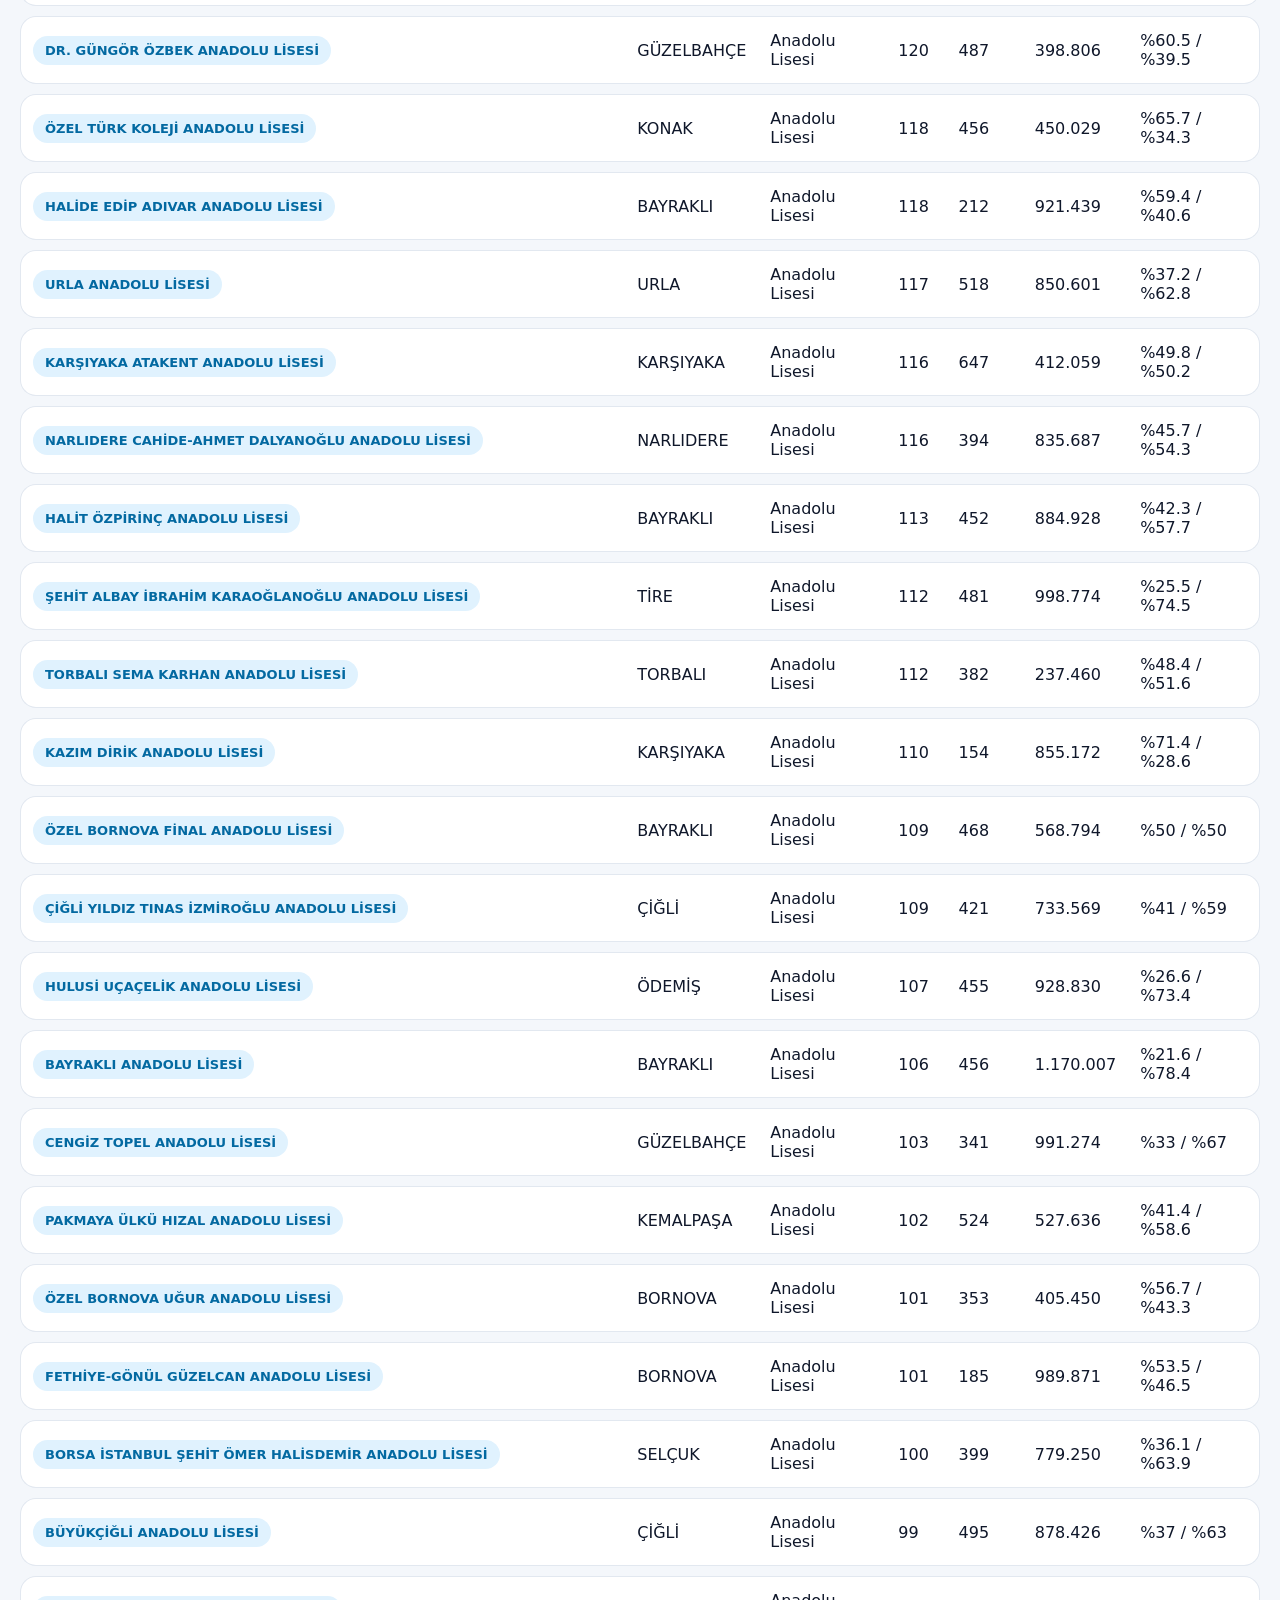
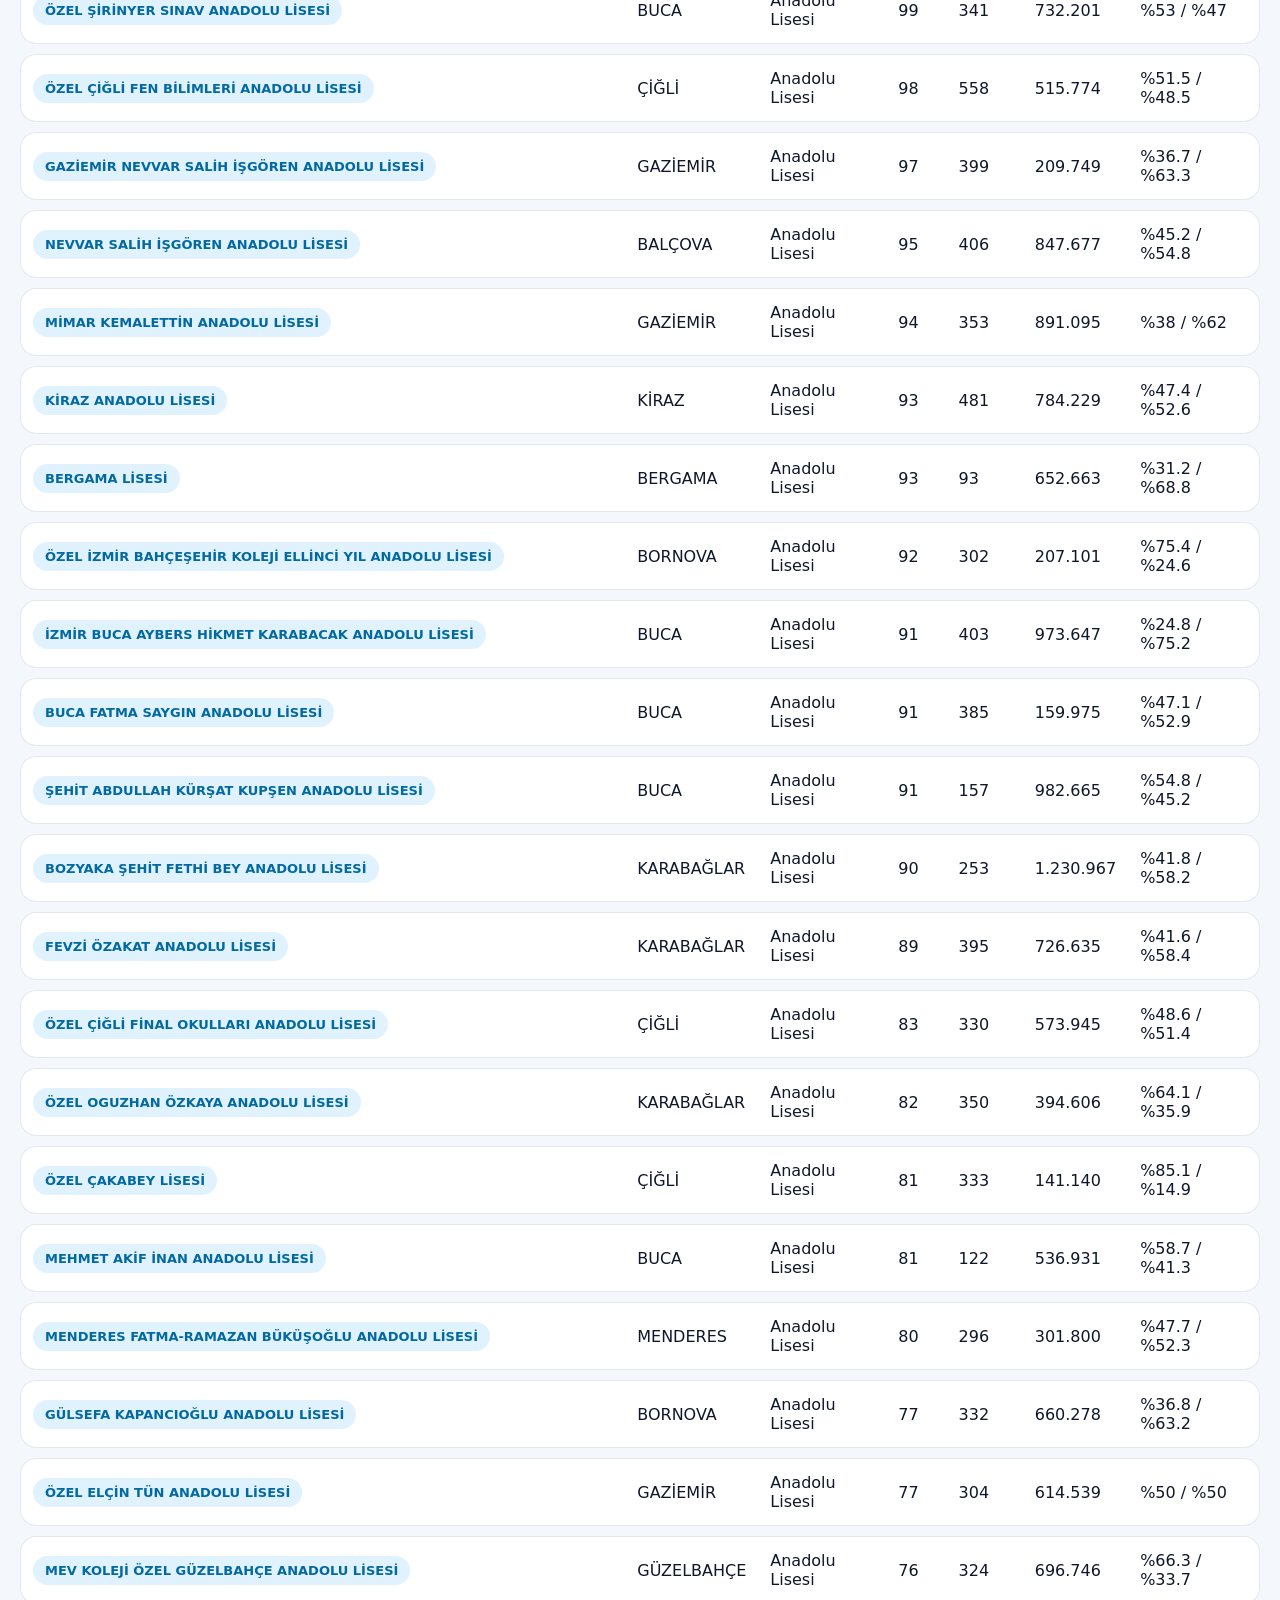
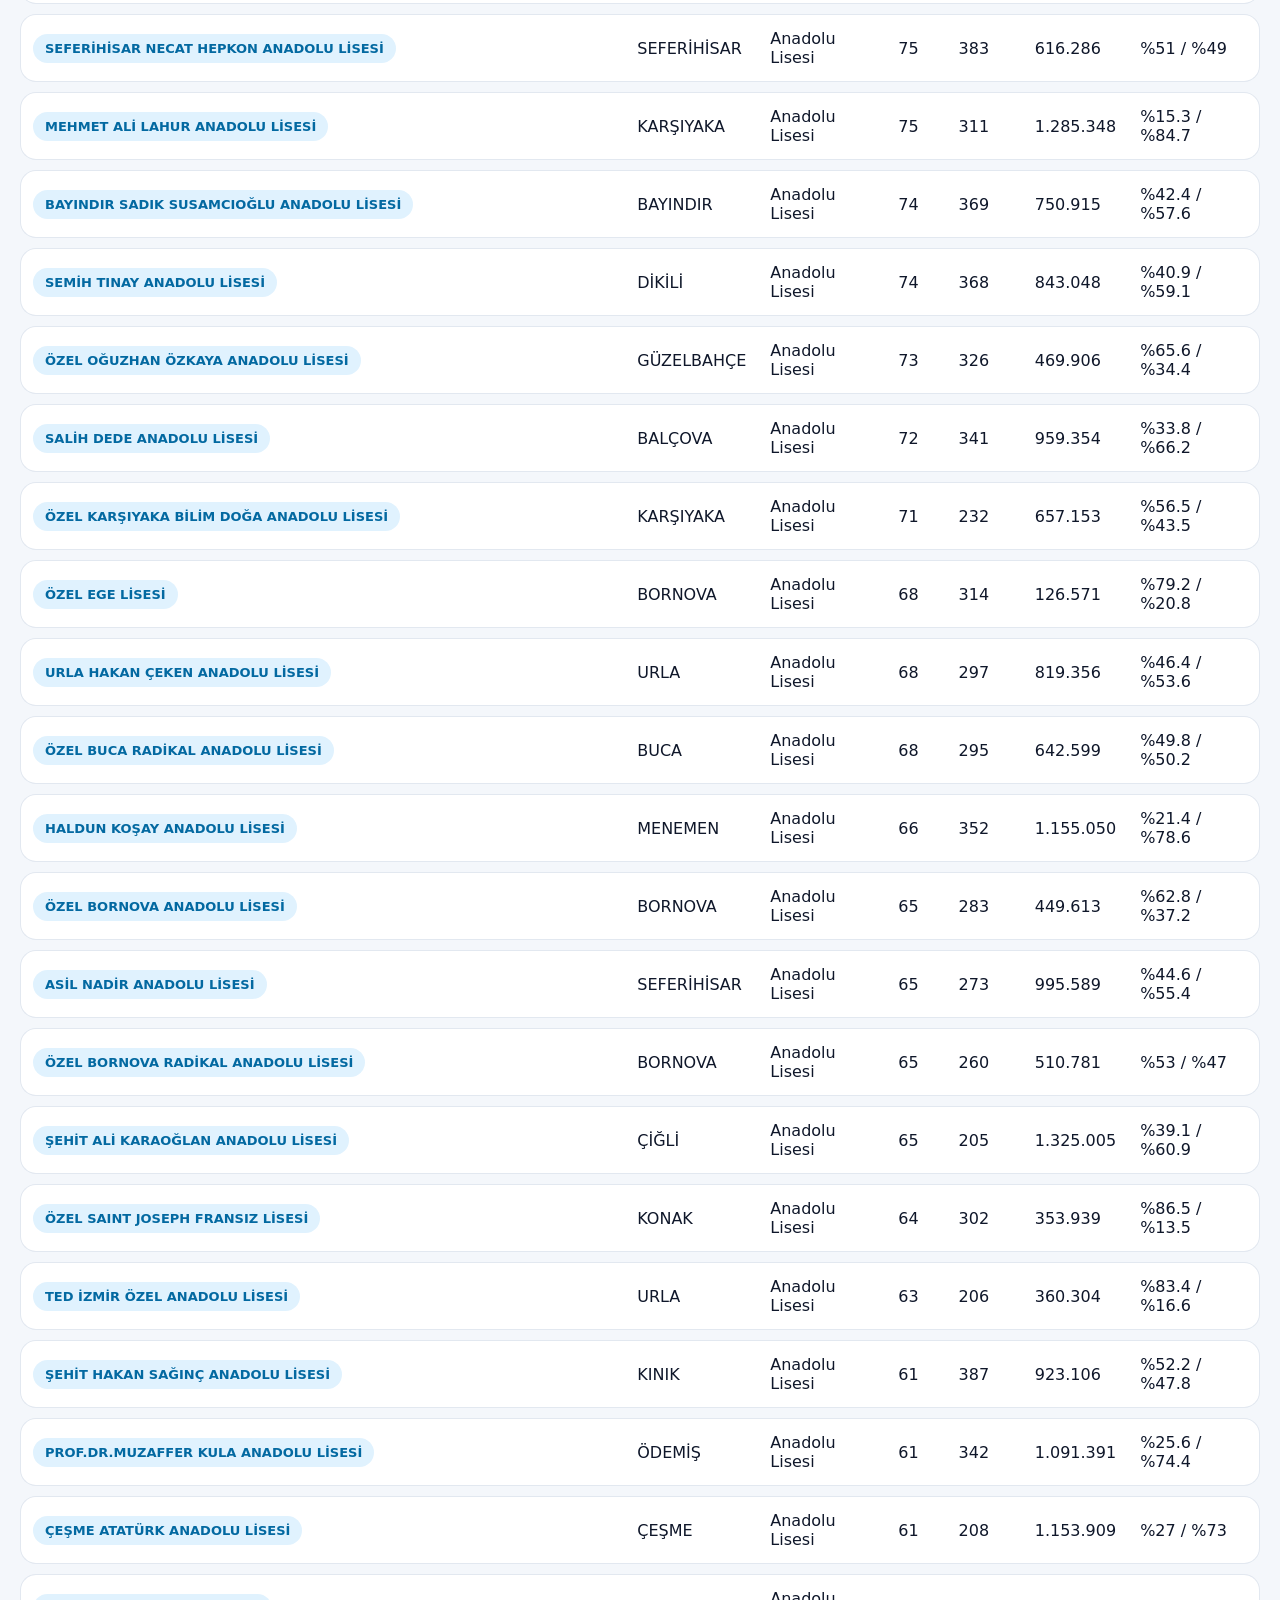
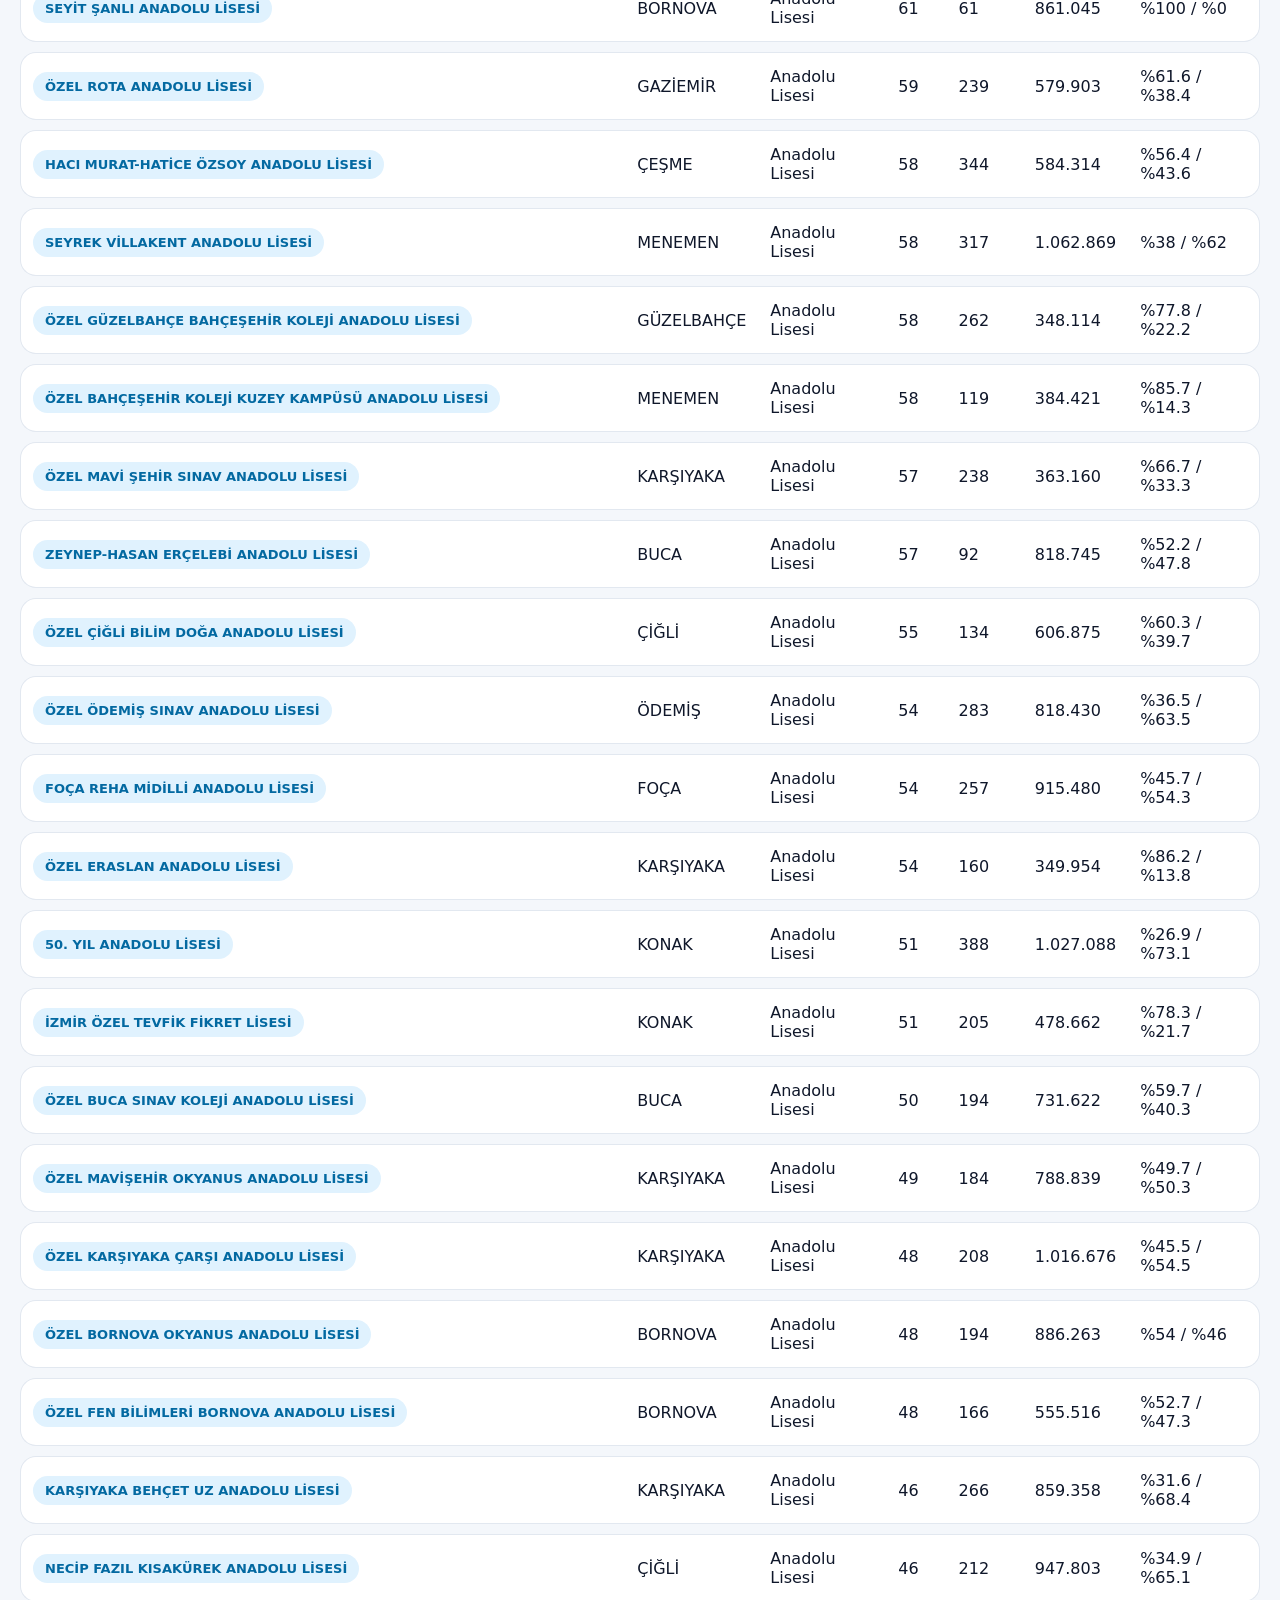
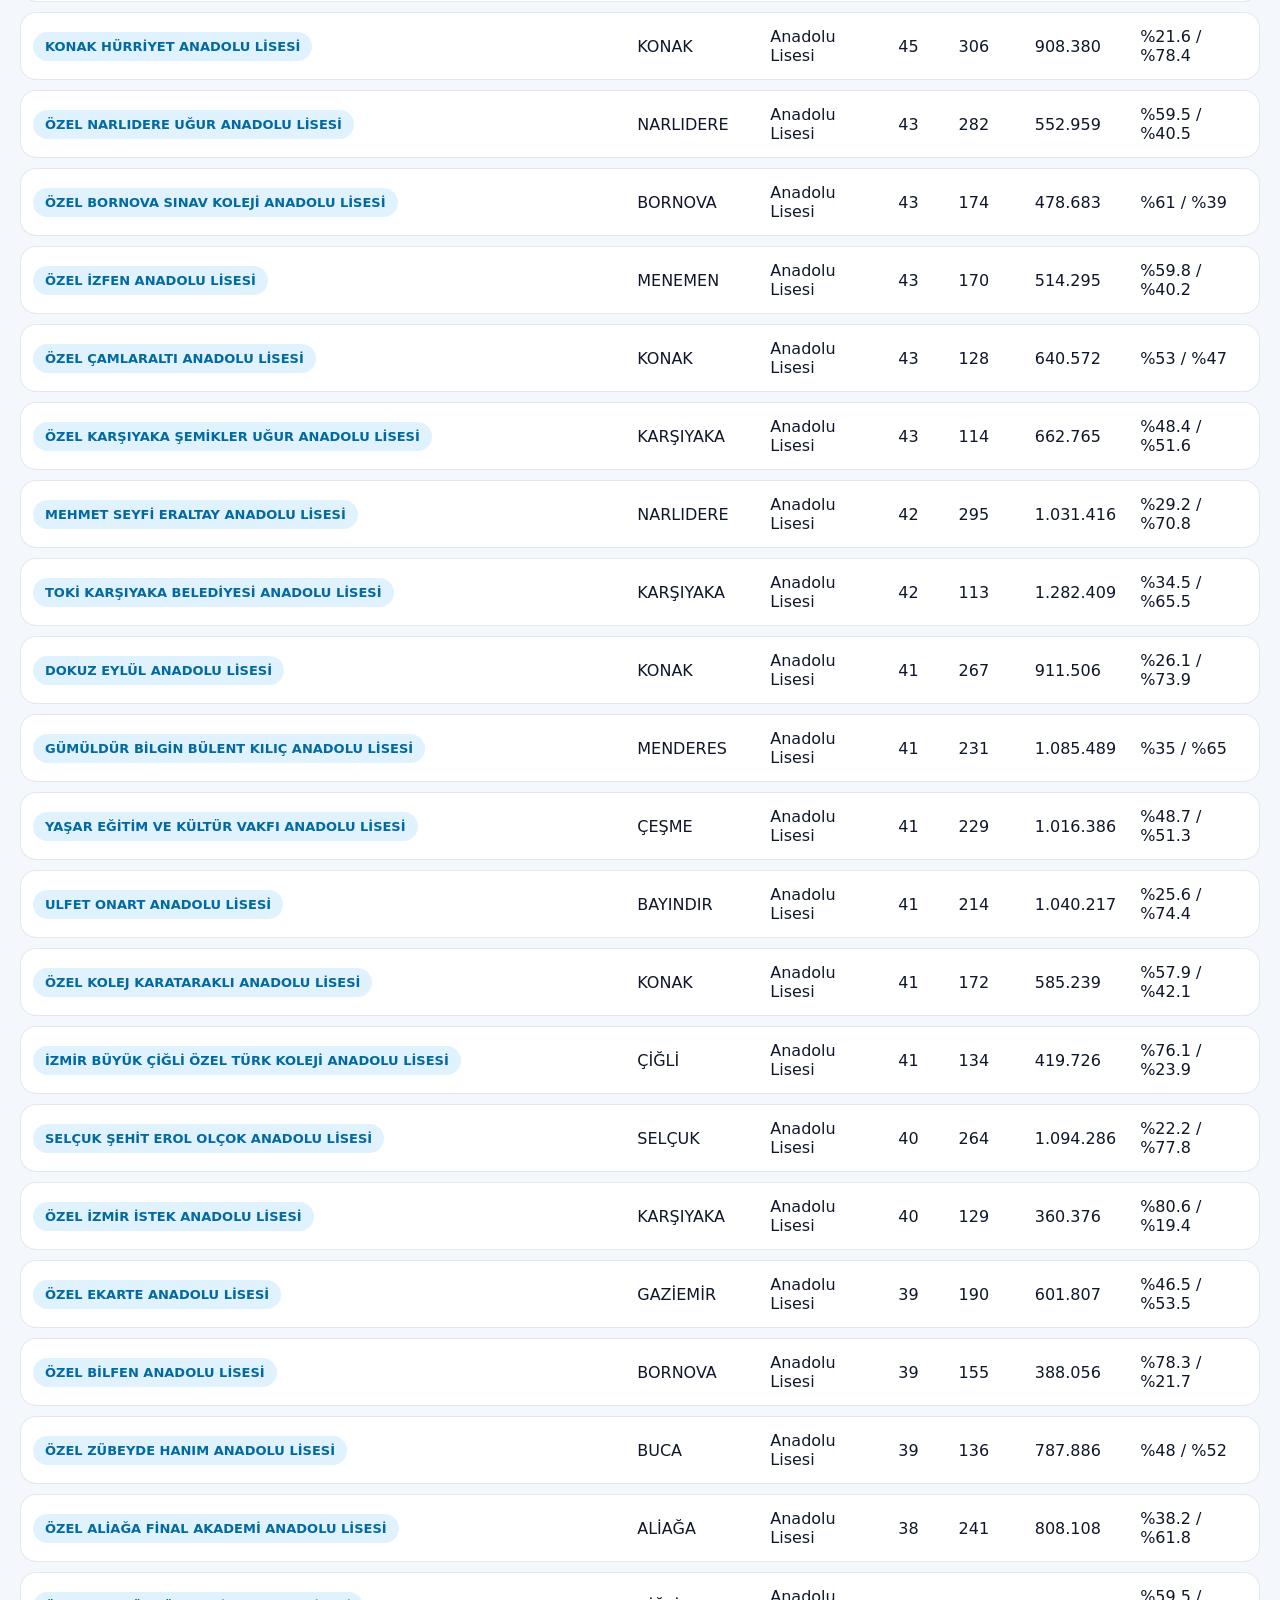
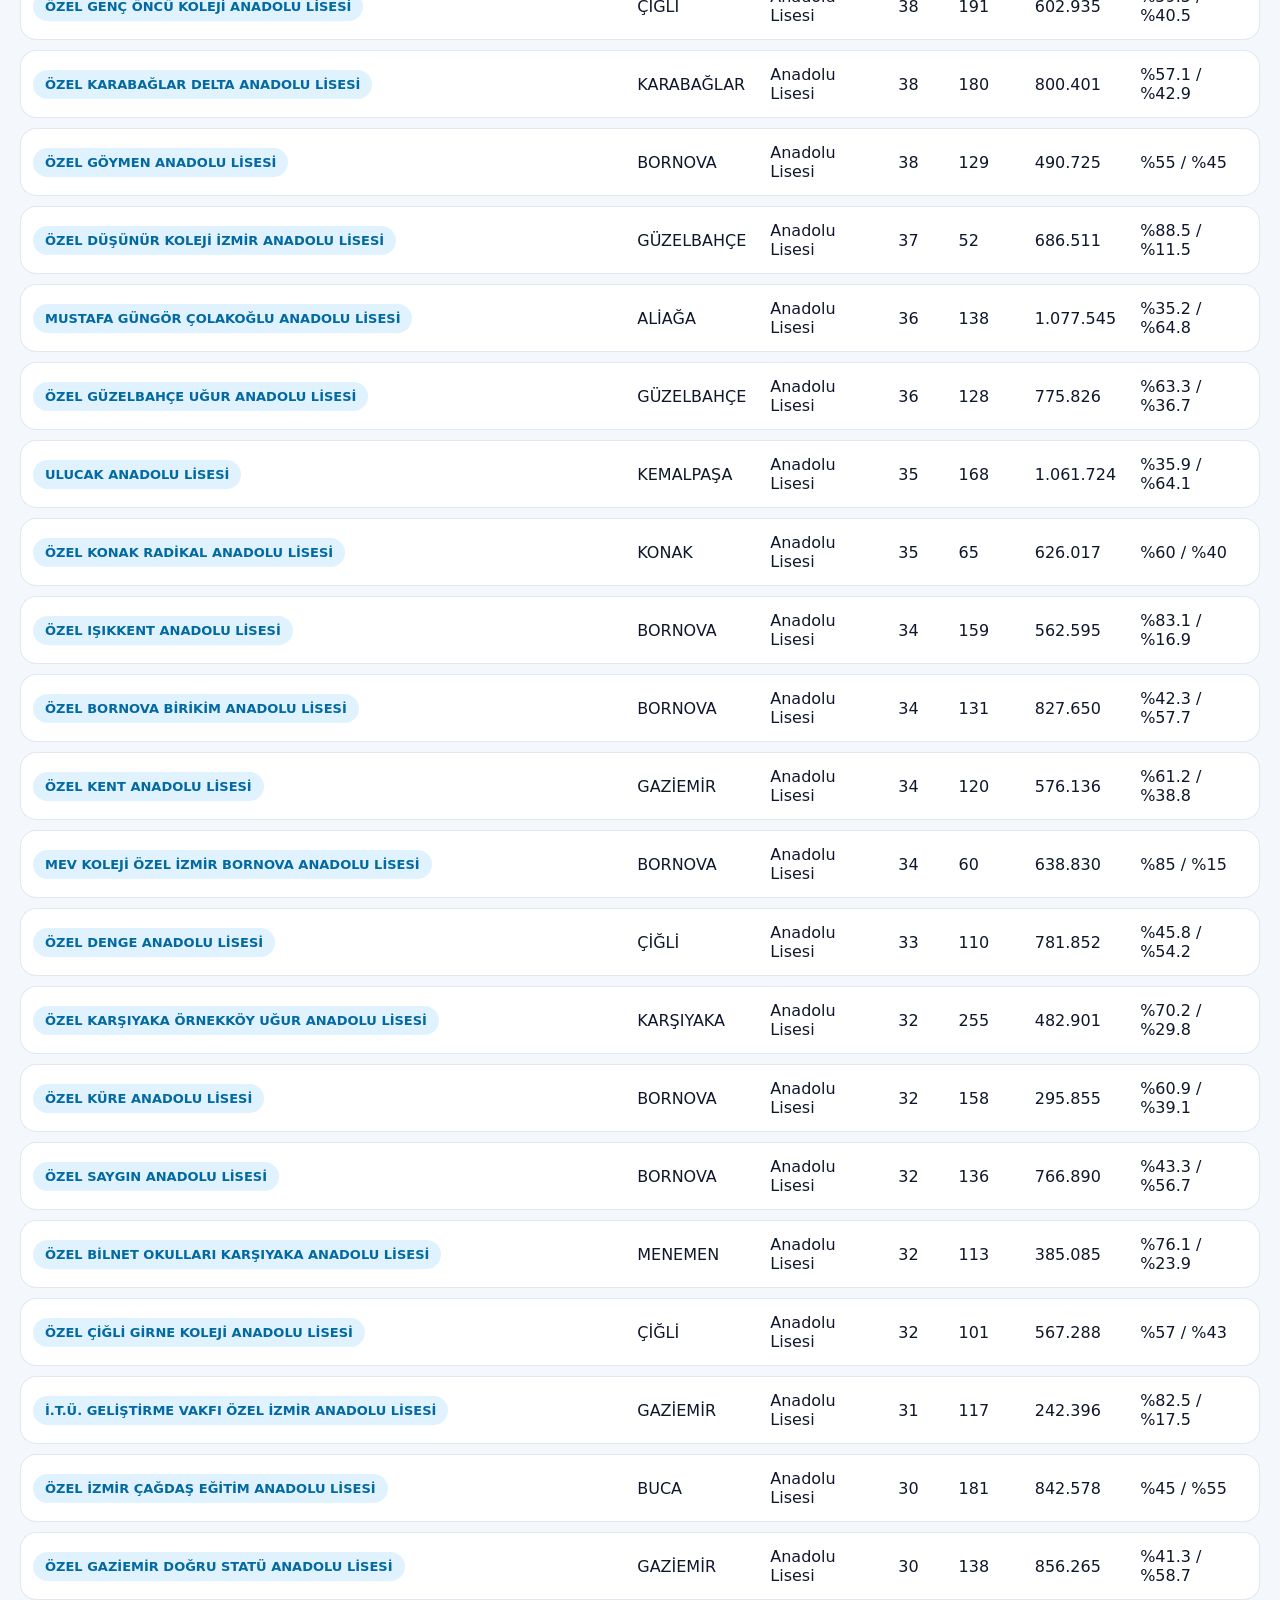
<file: lise-turleri.html>
<!doctype html><html lang="tr"><head><meta charset="utf-8"><meta name="viewport" content="width=device-width,initial-scale=1"><title>Lise Türleri</title><link rel="stylesheet" href="css/style.css"></head><body><div class="top"><div class="nav"><a class="brand" href="index.html">İzmir Lise Başarı Atlası</a><a href="index.html">Ana Sayfa</a><a href="okullar.html">Okullar</a><a href="ilceler.html">İlçeler</a><a href="lise-turleri.html">Lise Türleri</a><a href="karsilastir.html">Karşılaştır</a><a href="sampiyonlar.html">Şampiyonlar</a><a href="puan-turu-trendleri.html">Puan Türleri</a><a href="universite-haritasi.html">Üniversite Haritası</a><a href="program-populerligi.html">Programlar</a><a href="etiket-analizi.html">Etiketler</a><a href="siralama-araci.html">Sıralama Aracı</a></div></div><main class="wrap"><h1>Lise Türleri</h1><p>Anadolu, Fen, Sosyal Bilimler, Meslek, İmam Hatip ve diğer türleri kendi içinde karşılaştır.</p><div class="tabs" id="tabs"></div><div id="cards" class="grid three" style="margin-top:18px"></div><h2>Seçili türdeki okullar</h2><div id="list"></div></main><div class="footer">Excel Toplam sütunu esaslı statik web projesi · İlk Sene / Mezun oranları ZIP kart verisinden eşleştirildi.</div><script src="js/app.js"></script><script>(async()=>{const [types,schools]=await Promise.all([getJSON('data/school-types.json'),getJSON('data/schools.json')]);let selected=new URLSearchParams(location.search).get('tur')||types[0].type;tabs.innerHTML=types.map(t=>`<a href="lise-turleri.html?tur=${encodeURIComponent(t.type)}">${t.type}</a>`).join('');cards.innerHTML=types.map(t=>`<div class="panel"><h2>${t.type}</h2><p>Okul: <b>${fmt(t.schoolCount)}</b><br>Toplam: <b>${fmt(t.total)}</b><br>İlk/Mezun: <b>%${t.firstGraduate?.firstRate??'—'} / %${t.firstGraduate?.graduateRate??'—'}</b></p><div class="chart" id="type-${slug(t.type)}"></div></div>`).join('');types.forEach(t=>bars(document.getElementById('type-'+slug(t.type)),t.years));let arr=schools.filter(s=>s.type===selected);table(list,['Okul','İlçe','Tür','2025','Toplam','Ağ. sıra','İlk/Mezun'],arr.map(rowSchool));})();</script></body></html>
</file>
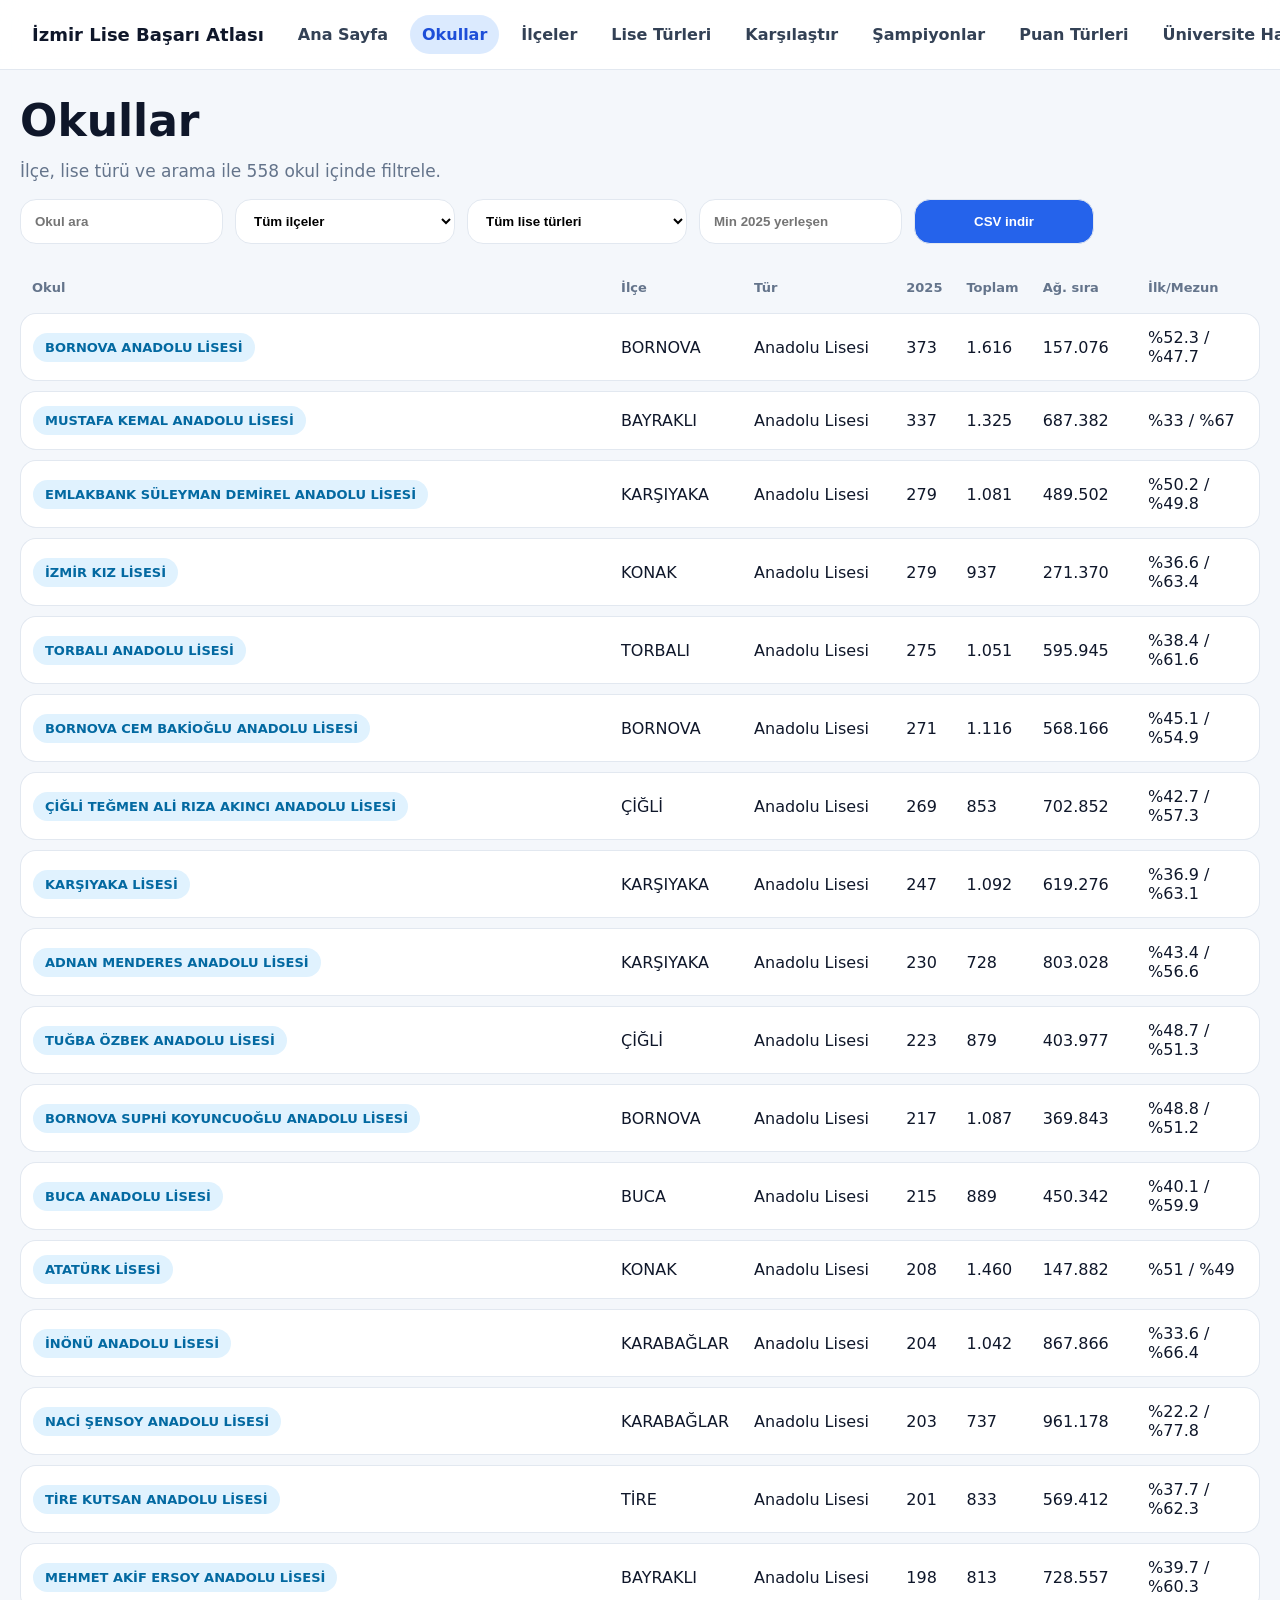
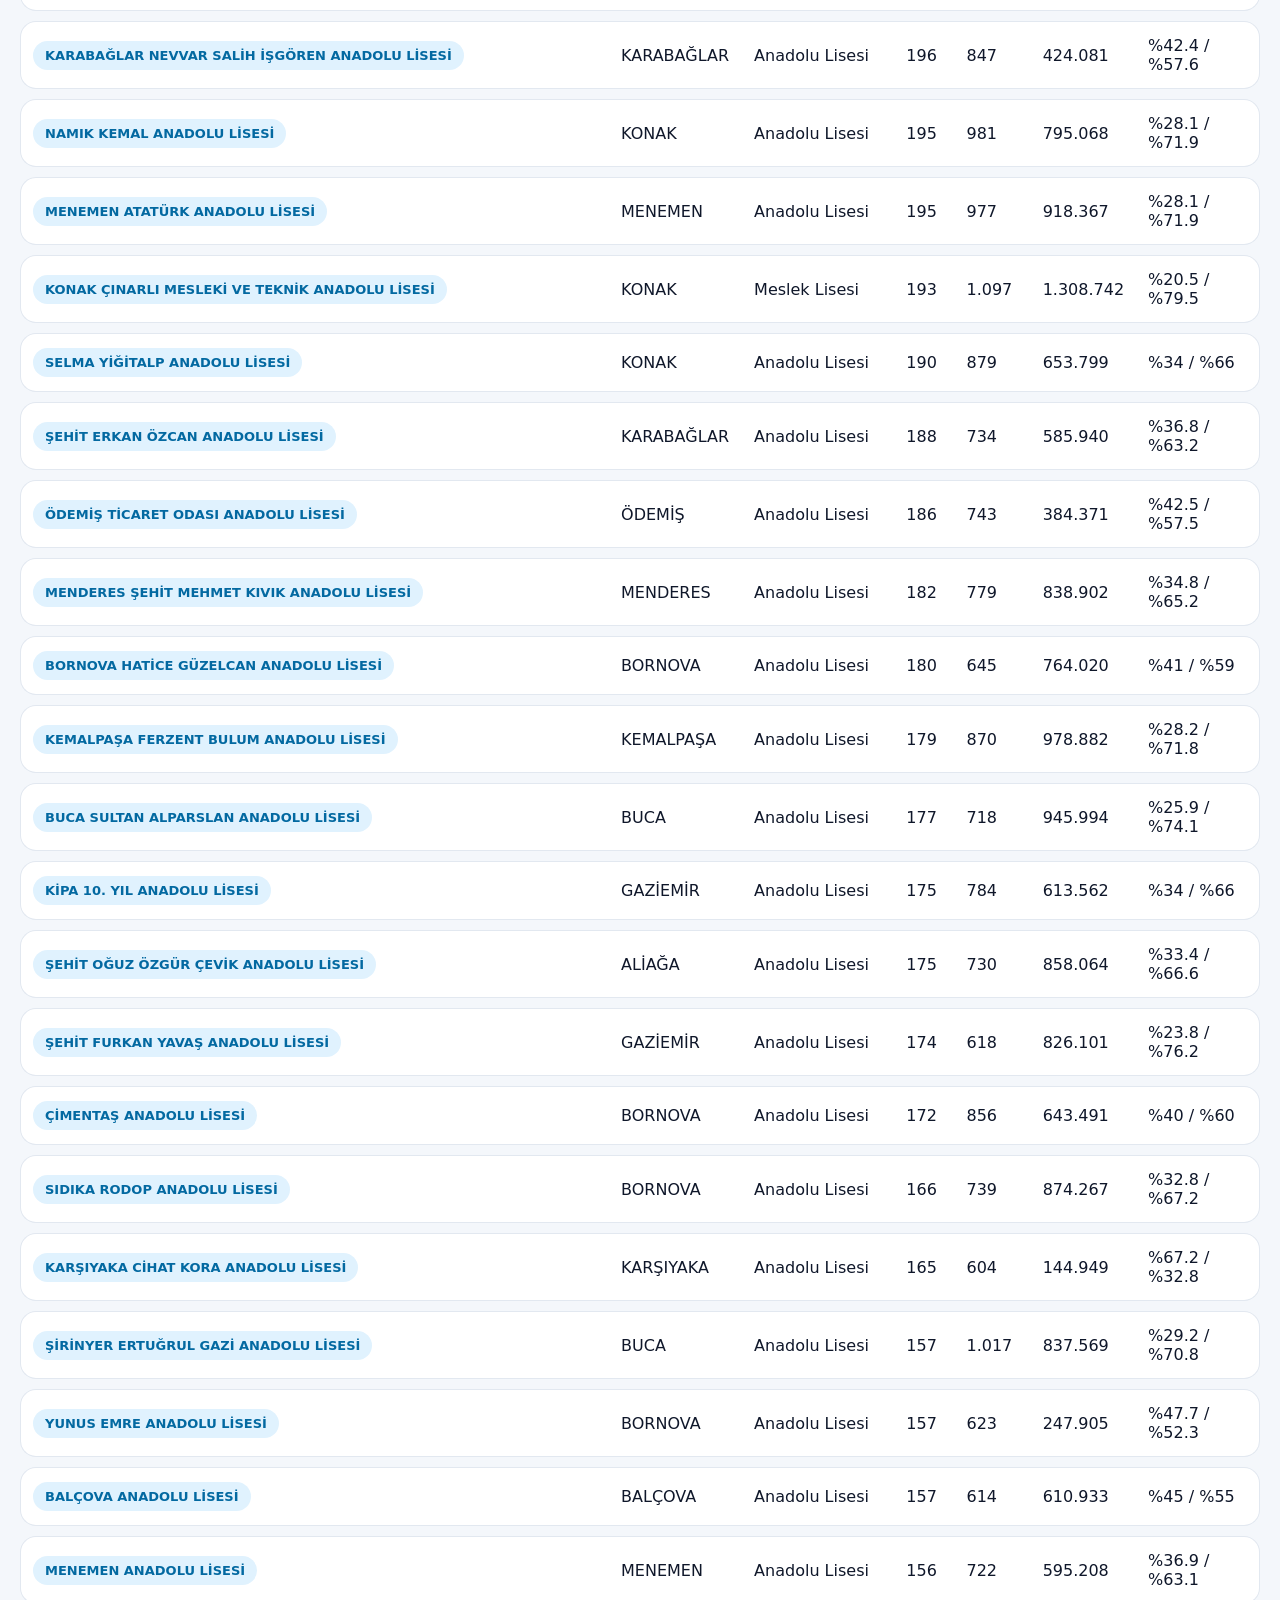
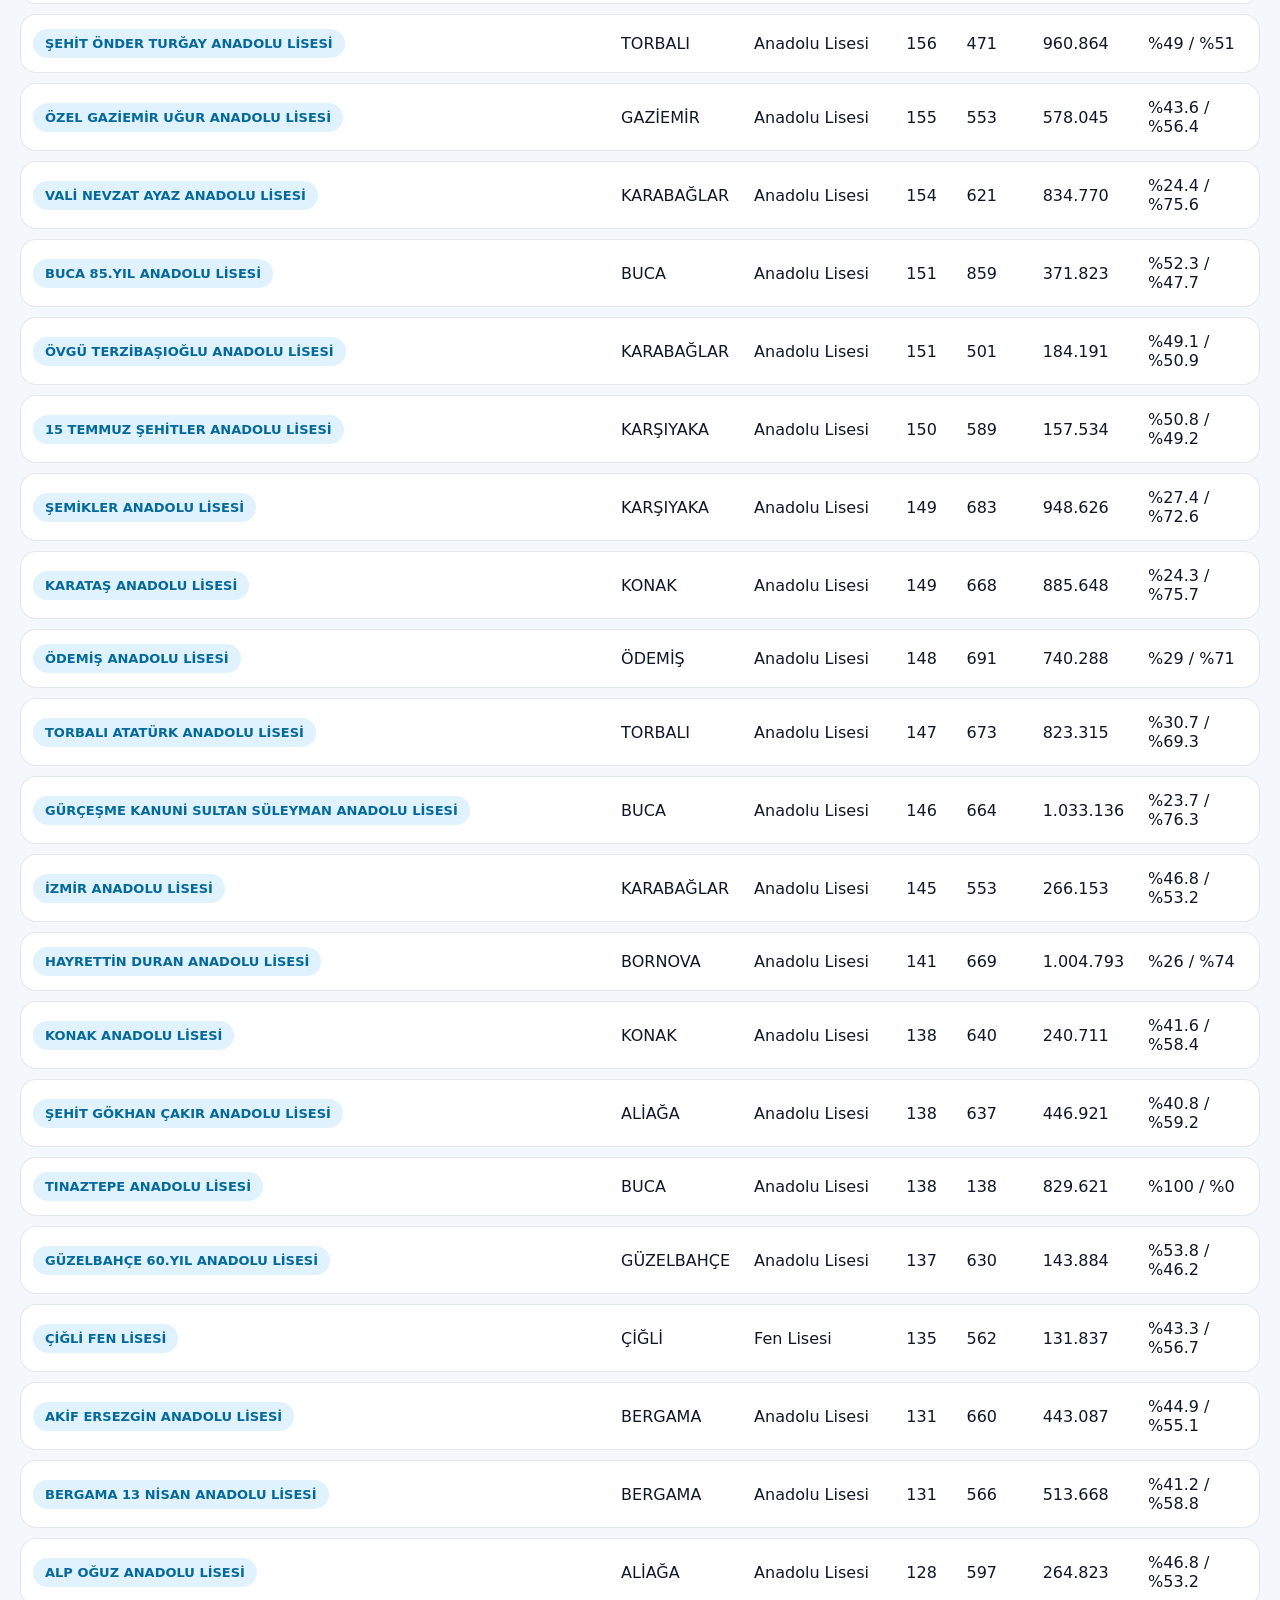
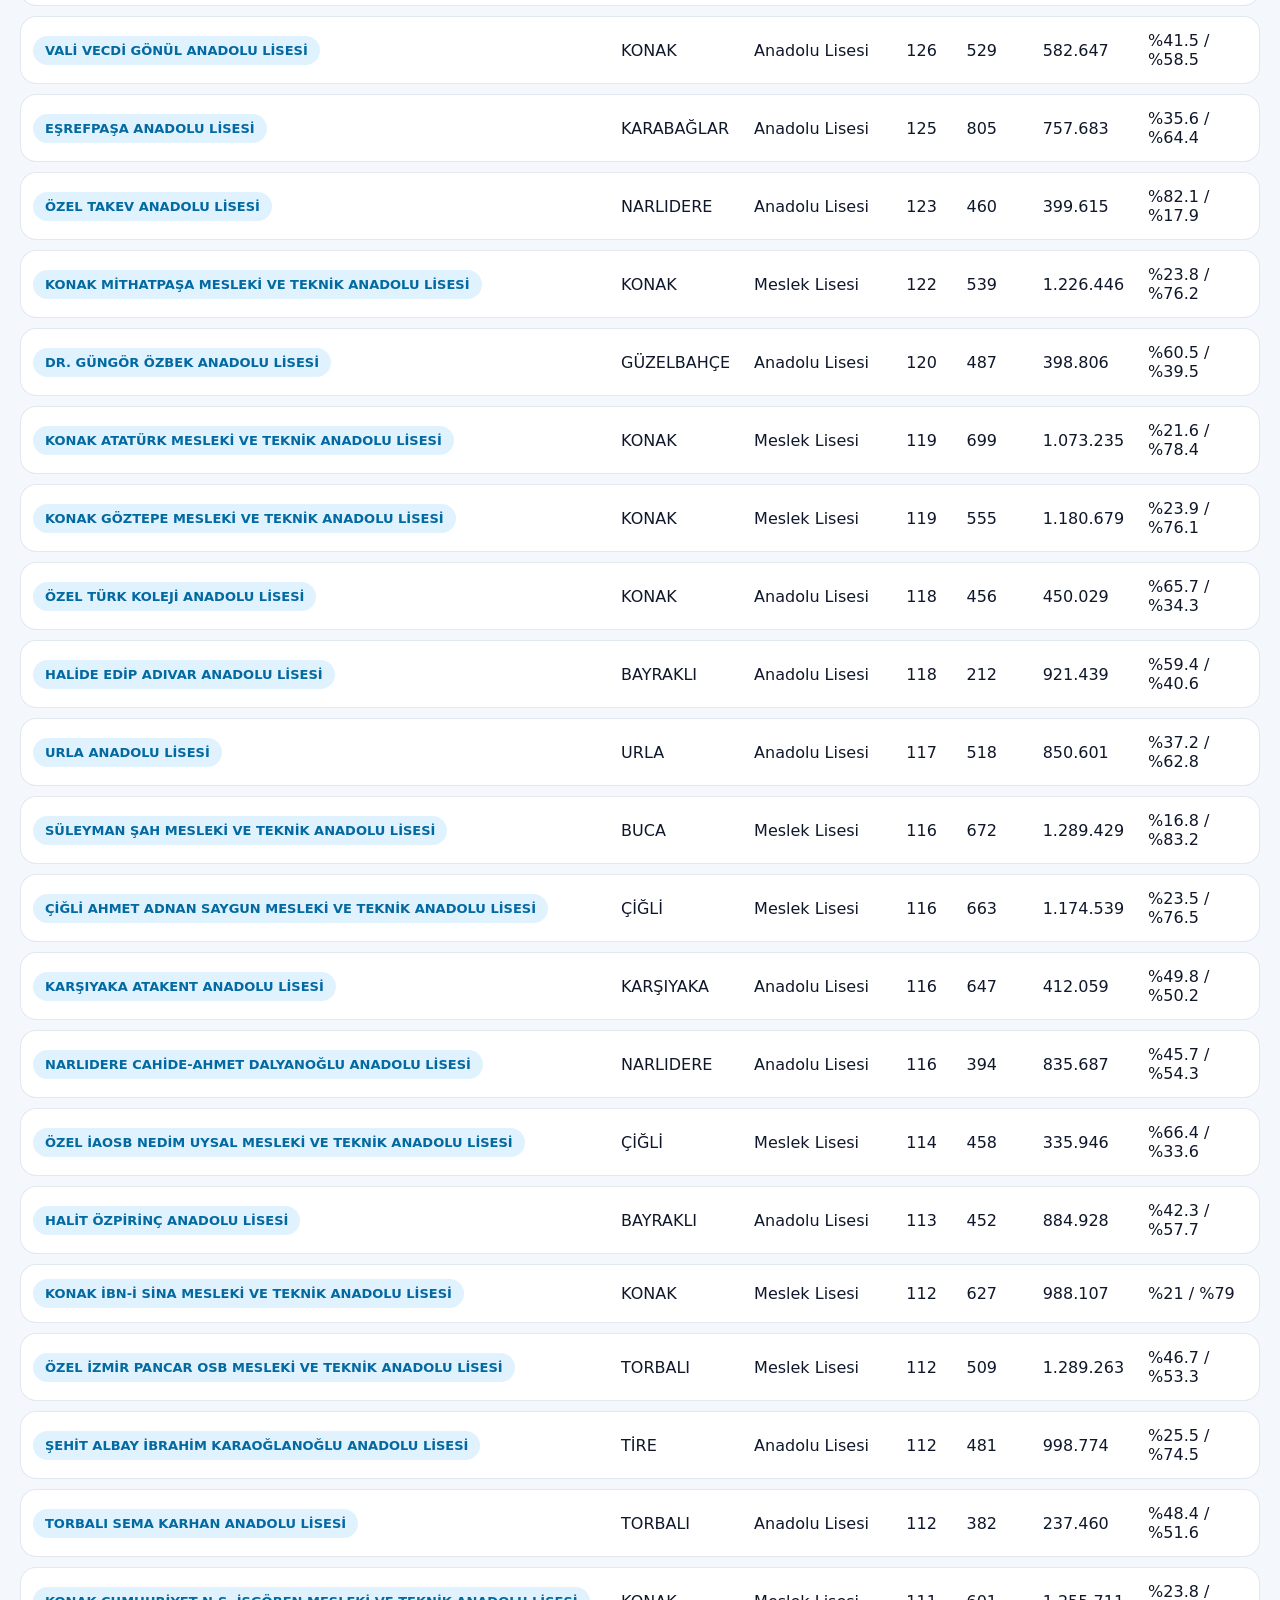
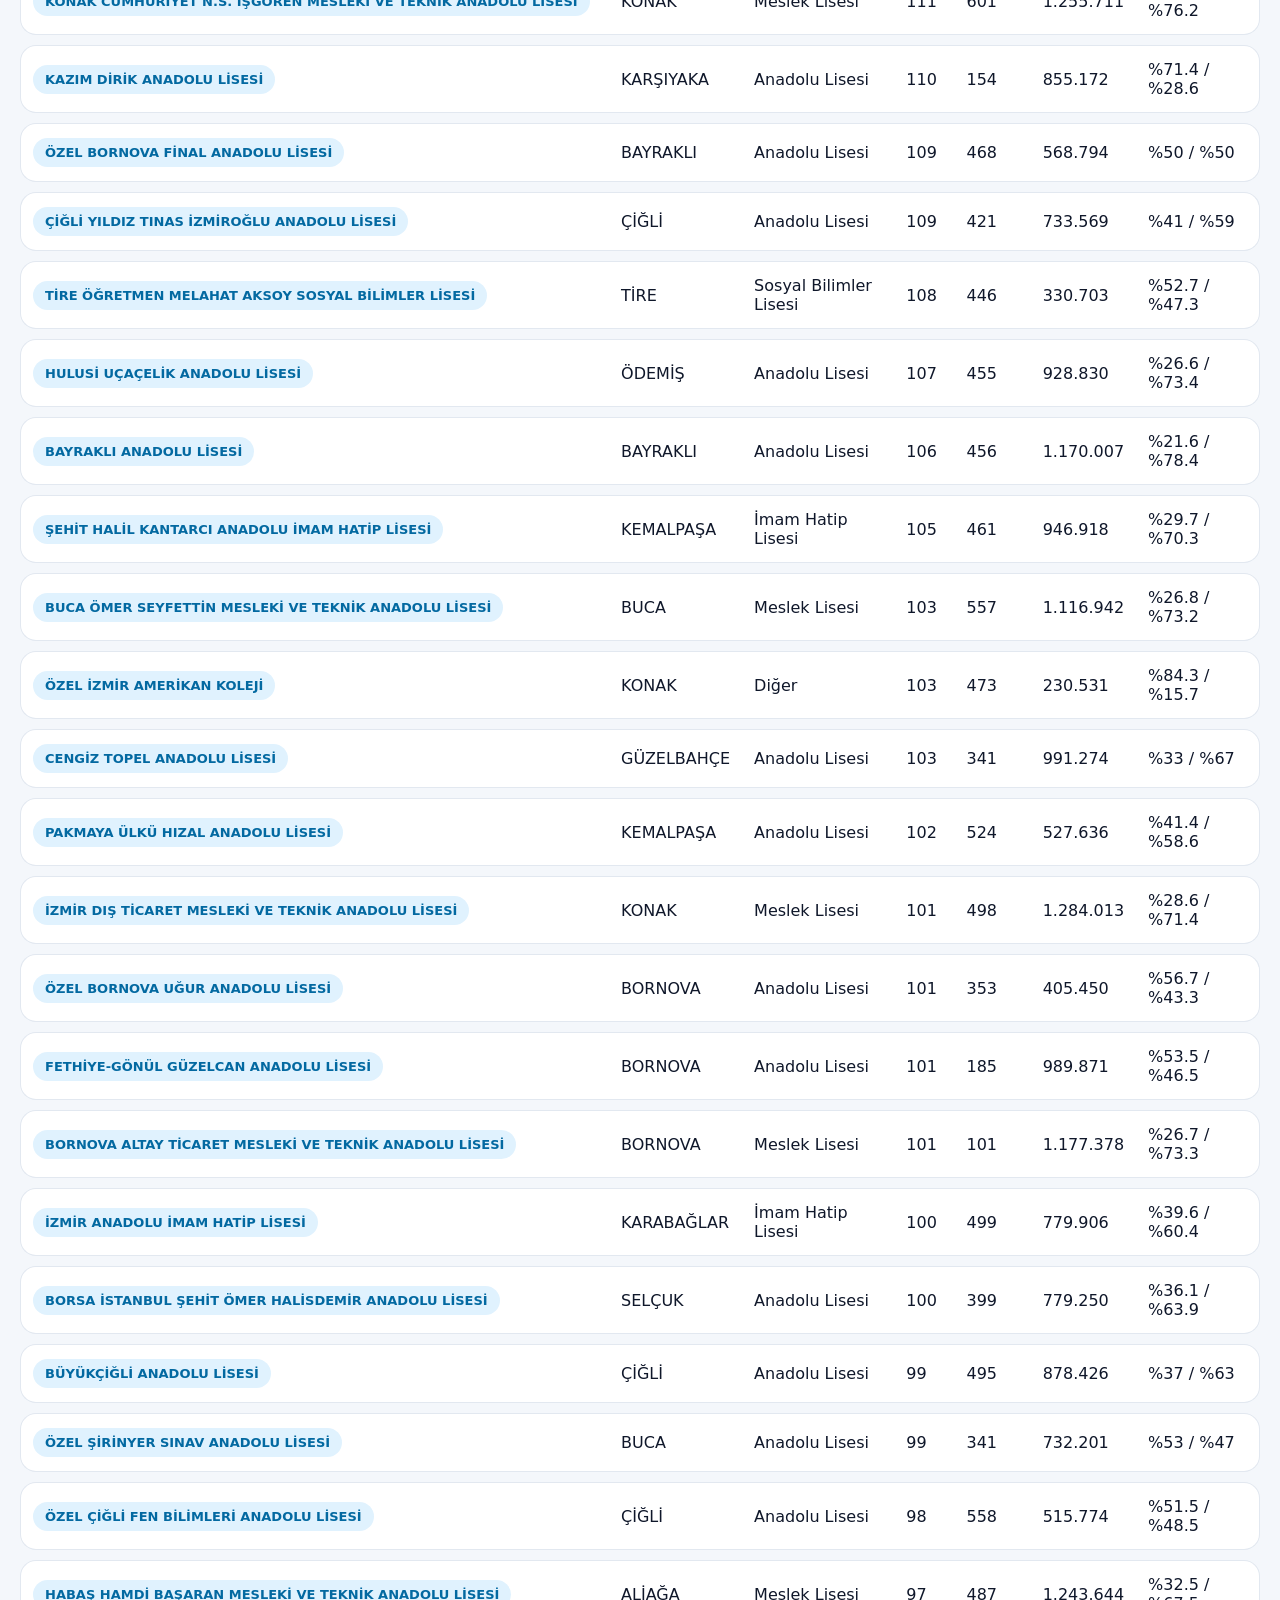
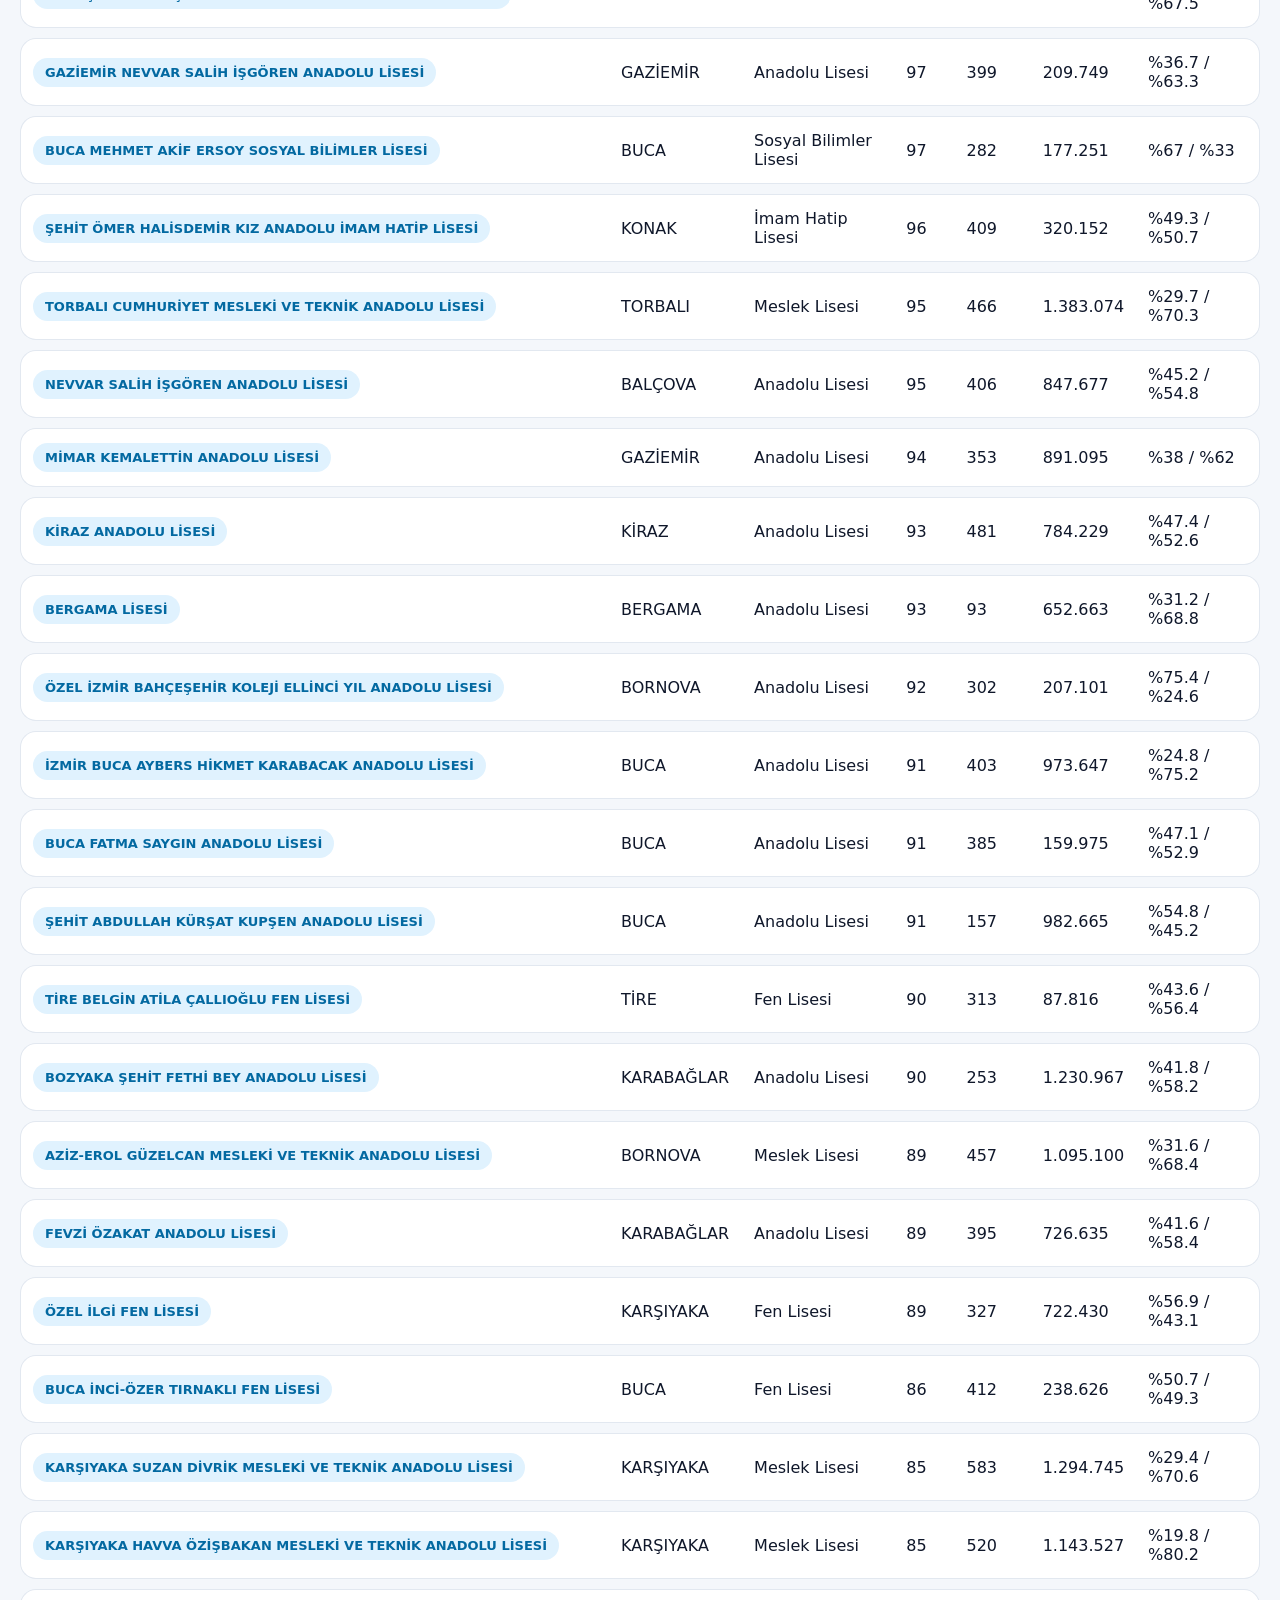
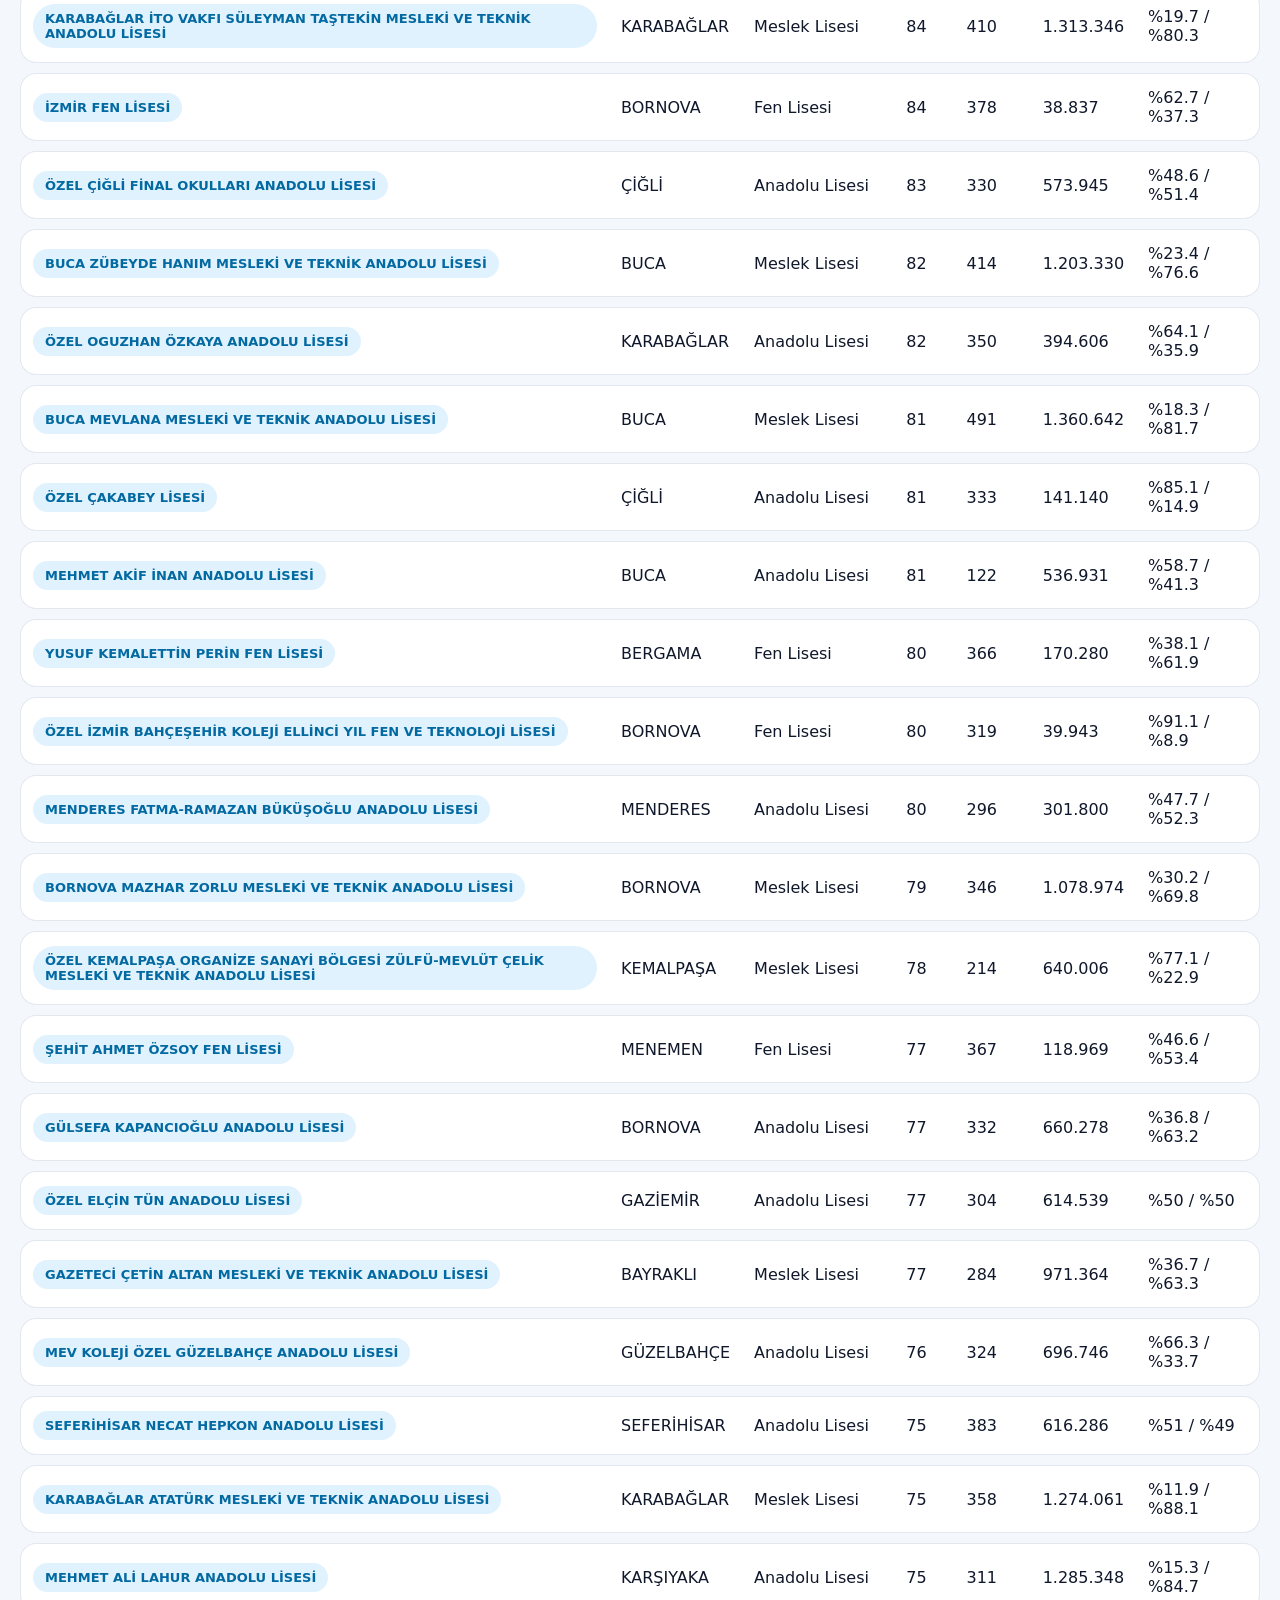
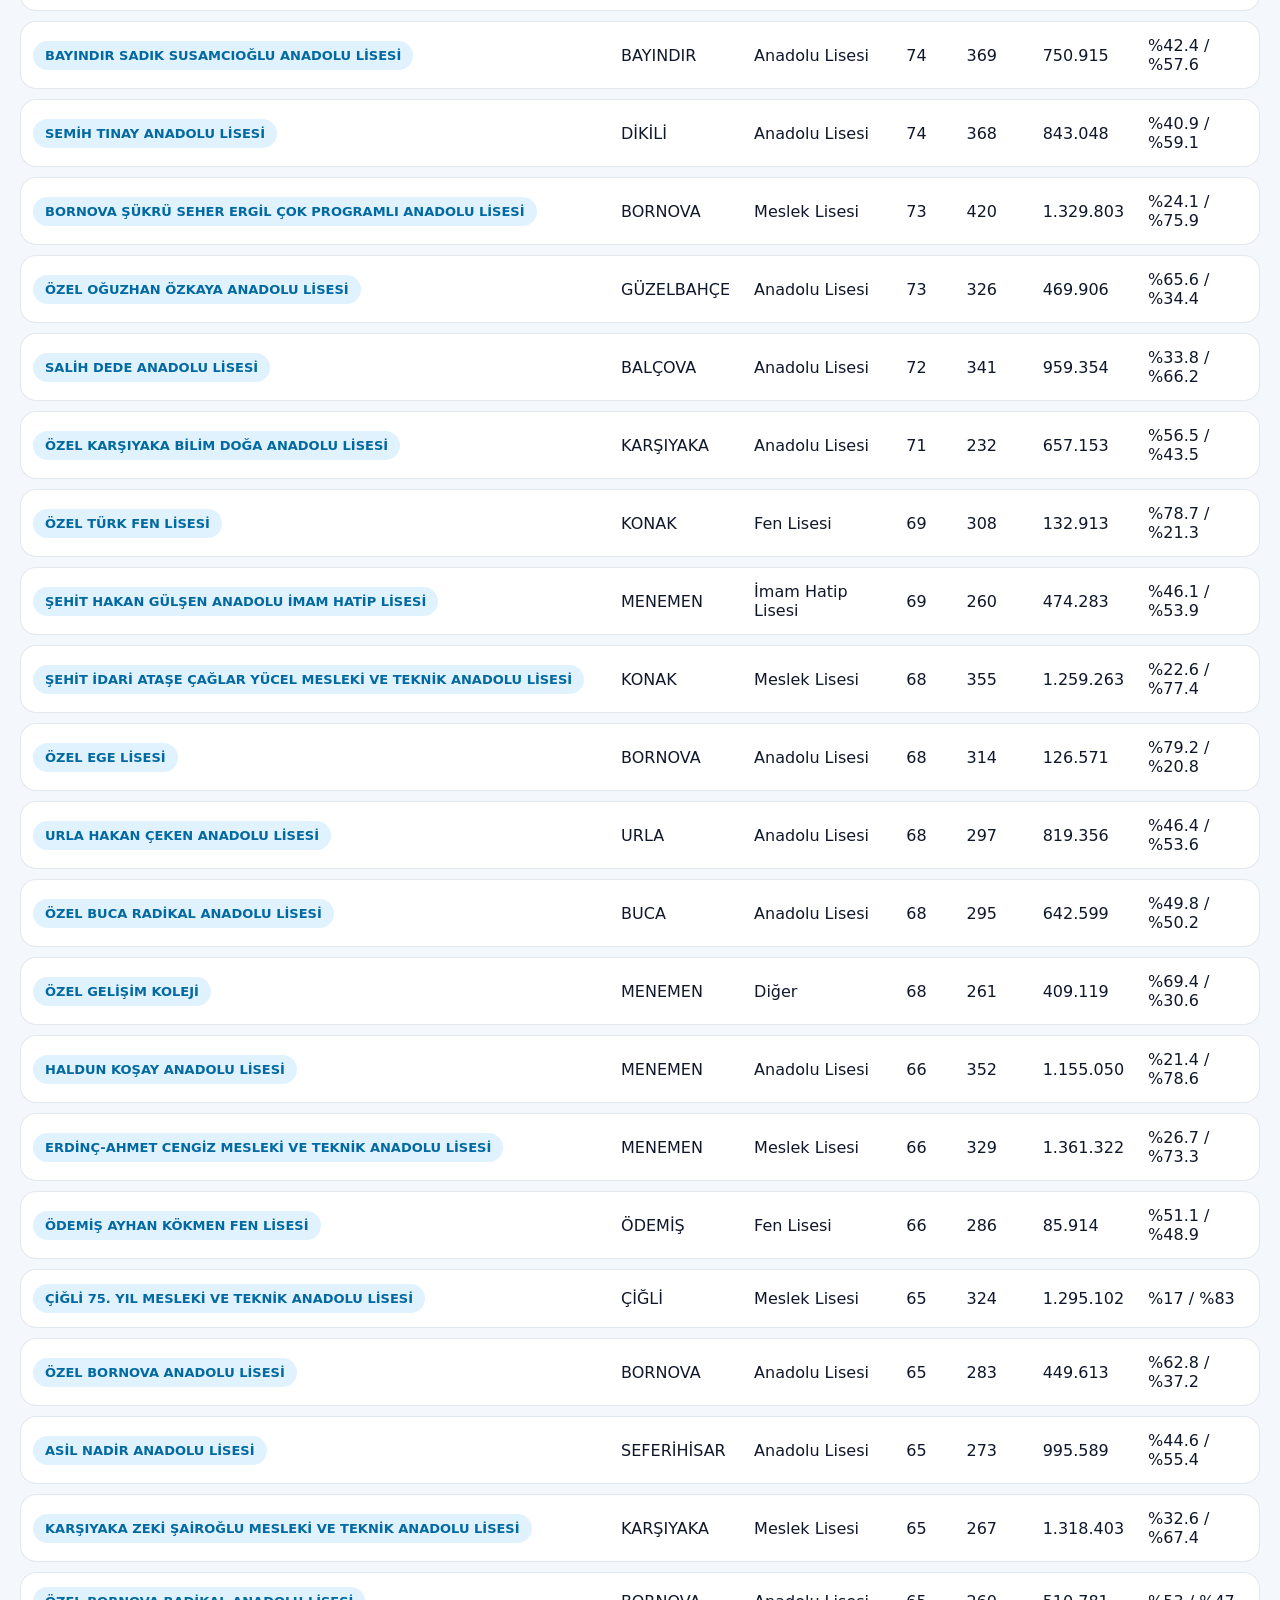
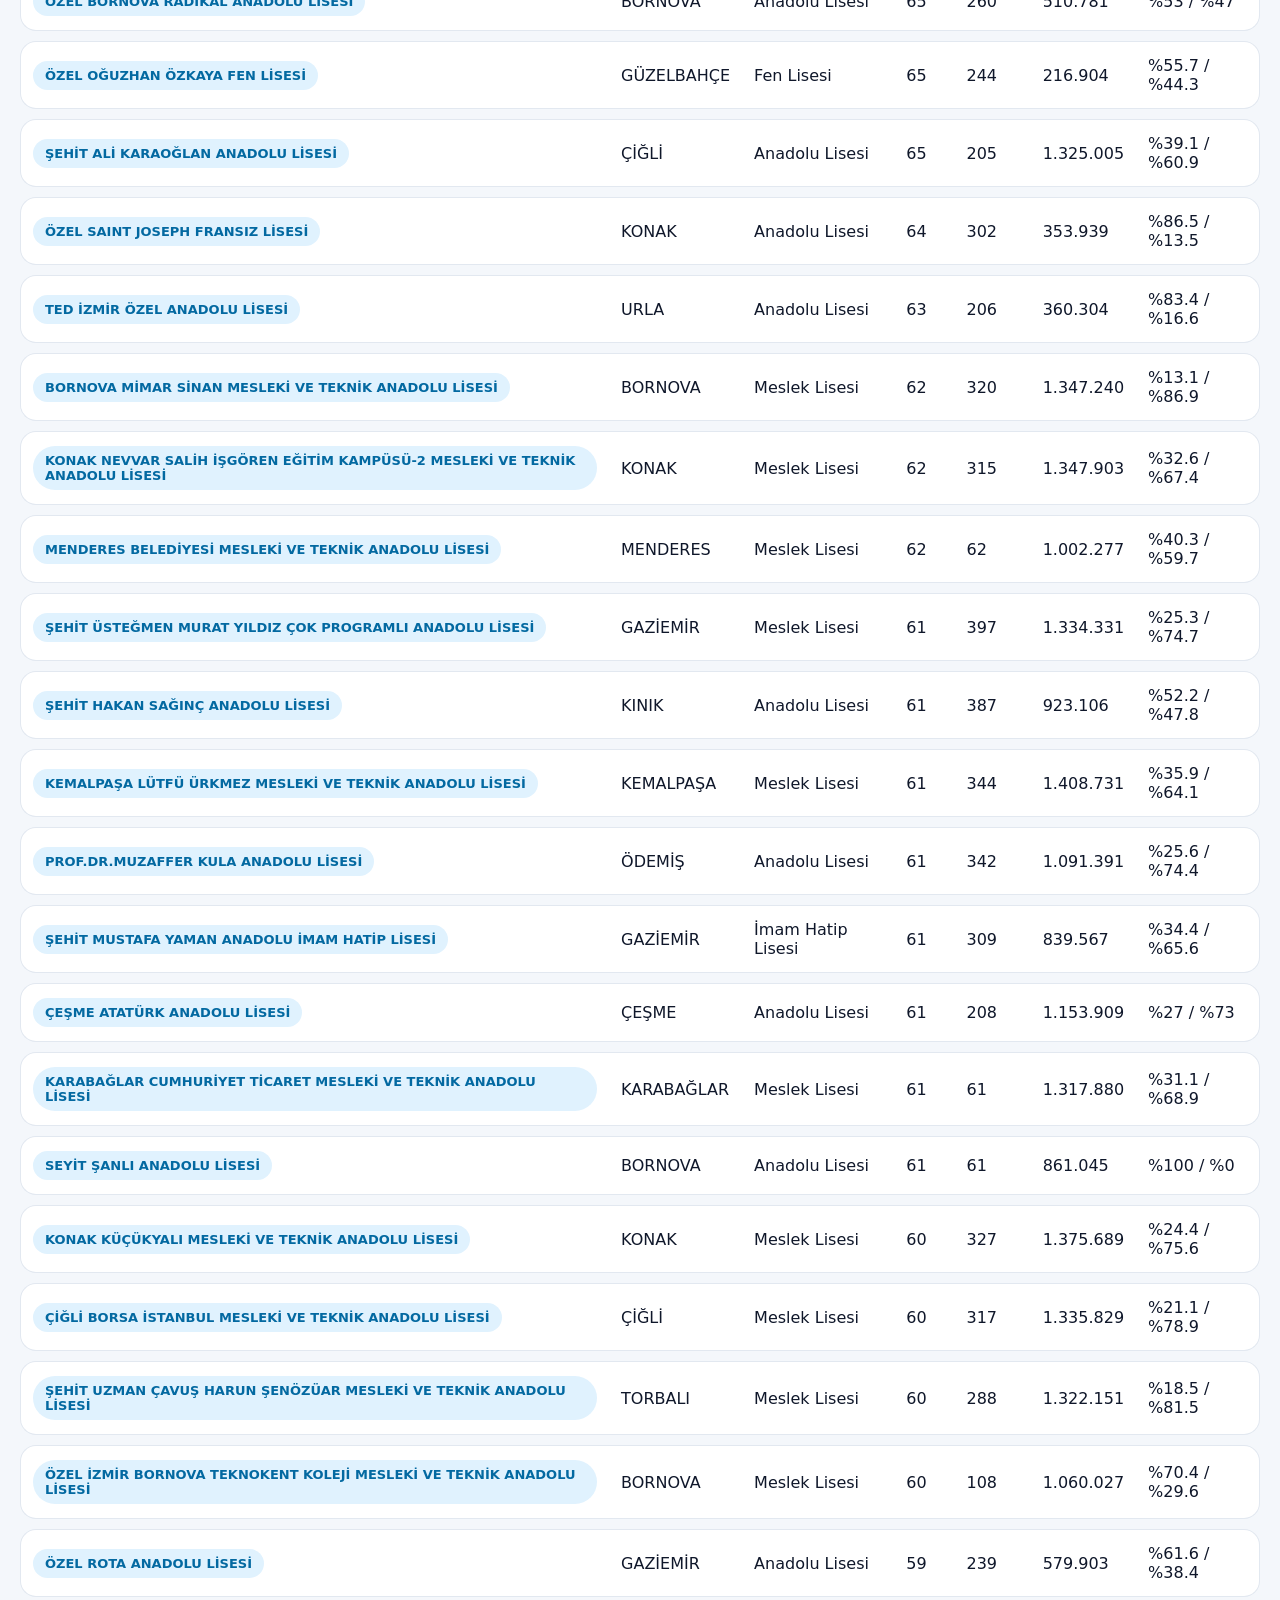
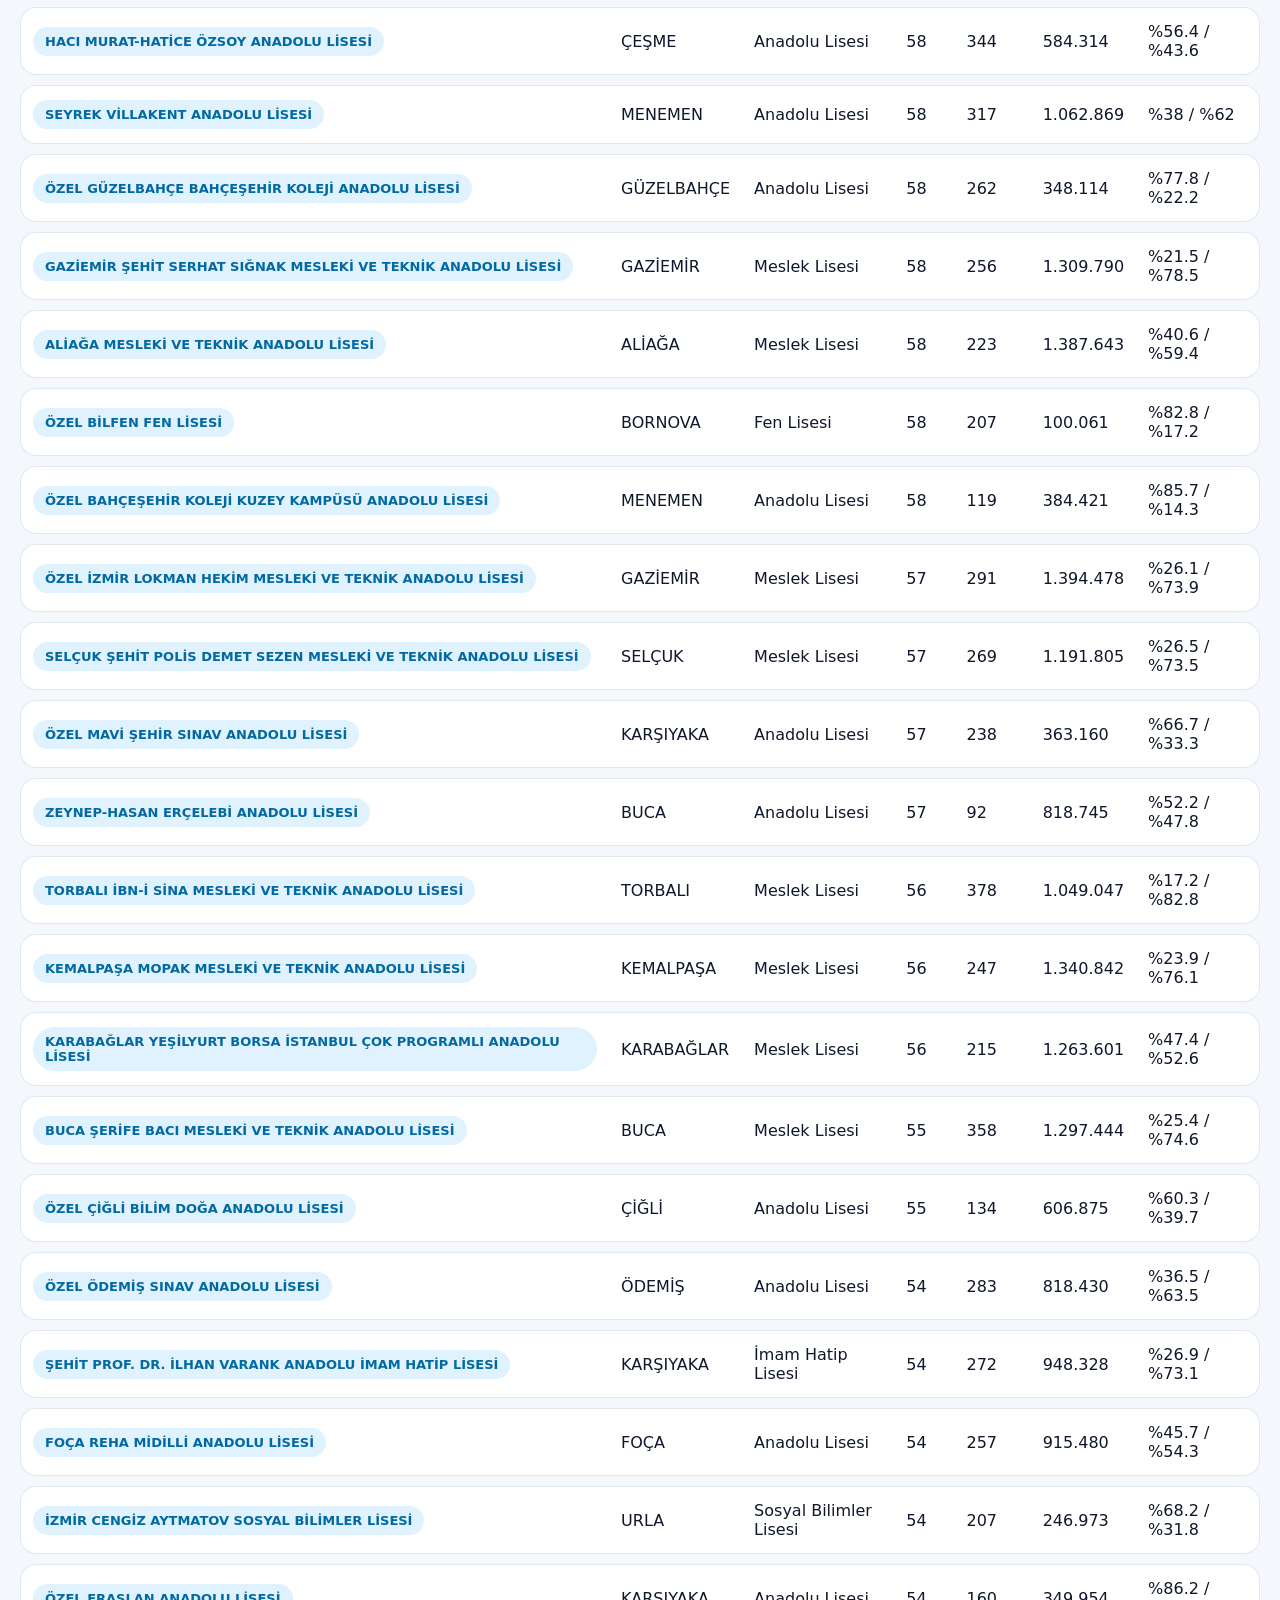
<file: okullar.html>
<!doctype html><html lang="tr"><head><meta charset="utf-8"><meta name="viewport" content="width=device-width,initial-scale=1"><title>Okullar</title><link rel="stylesheet" href="css/style.css"></head><body><div class="top"><div class="nav"><a class="brand" href="index.html">İzmir Lise Başarı Atlası</a><a href="index.html">Ana Sayfa</a><a href="okullar.html">Okullar</a><a href="ilceler.html">İlçeler</a><a href="lise-turleri.html">Lise Türleri</a><a href="karsilastir.html">Karşılaştır</a><a href="sampiyonlar.html">Şampiyonlar</a><a href="puan-turu-trendleri.html">Puan Türleri</a><a href="universite-haritasi.html">Üniversite Haritası</a><a href="program-populerligi.html">Programlar</a><a href="etiket-analizi.html">Etiketler</a><a href="siralama-araci.html">Sıralama Aracı</a></div></div><main class="wrap"><h1>Okullar</h1><p>İlçe, lise türü ve arama ile 558 okul içinde filtrele.</p><div class="toolbar"><input id="q" class="input" placeholder="Okul ara"><select id="district"><option value="">Tüm ilçeler</option></select><select id="type"><option value="">Tüm lise türleri</option></select><input id="min" class="input" type="number" placeholder="Min 2025 yerleşen"><button id="csv">CSV indir</button></div><div id="list"></div></main><div class="footer">Excel Toplam sütunu esaslı statik web projesi · İlk Sene / Mezun oranları ZIP kart verisinden eşleştirildi.</div><script src="js/app.js"></script><script>let data=[],view=[];function render(){const qq=q.value.toLocaleLowerCase('tr-TR'),d=district.value,t=type.value,m=+min.value||0;view=data.filter(s=>(!qq||s.name.toLocaleLowerCase('tr-TR').includes(qq))&&(!d||s.district===d)&&(!t||s.type===t)&&s.total2025>=m);table(list,['Okul','İlçe','Tür','2025','Toplam','Ağ. sıra','İlk/Mezun'],view.slice(0,300).map(rowSchool))}(async()=>{data=await getJSON('data/schools.json');[...new Set(data.map(x=>x.district))].sort((a,b)=>a.localeCompare(b,'tr')).forEach(x=>district.innerHTML+=`<option>${x}</option>`);[...new Set(data.map(x=>x.type))].sort((a,b)=>a.localeCompare(b,'tr')).forEach(x=>type.innerHTML+=`<option>${x}</option>`);[q,district,type,min].forEach(x=>x.oninput=render);csv.onclick=()=>downloadCSV('okullar.csv',[['Okul','İlçe','Tür','2025','Toplam','Ağırlıklı sıra','İlk%','Mezun%'],...view.map(s=>[s.name,s.district,s.type,s.total2025,s.total,s.weightedRank,s.firstGraduate?.firstRate,s.firstGraduate?.graduateRate])]);render()})();</script></body></html>
</file>
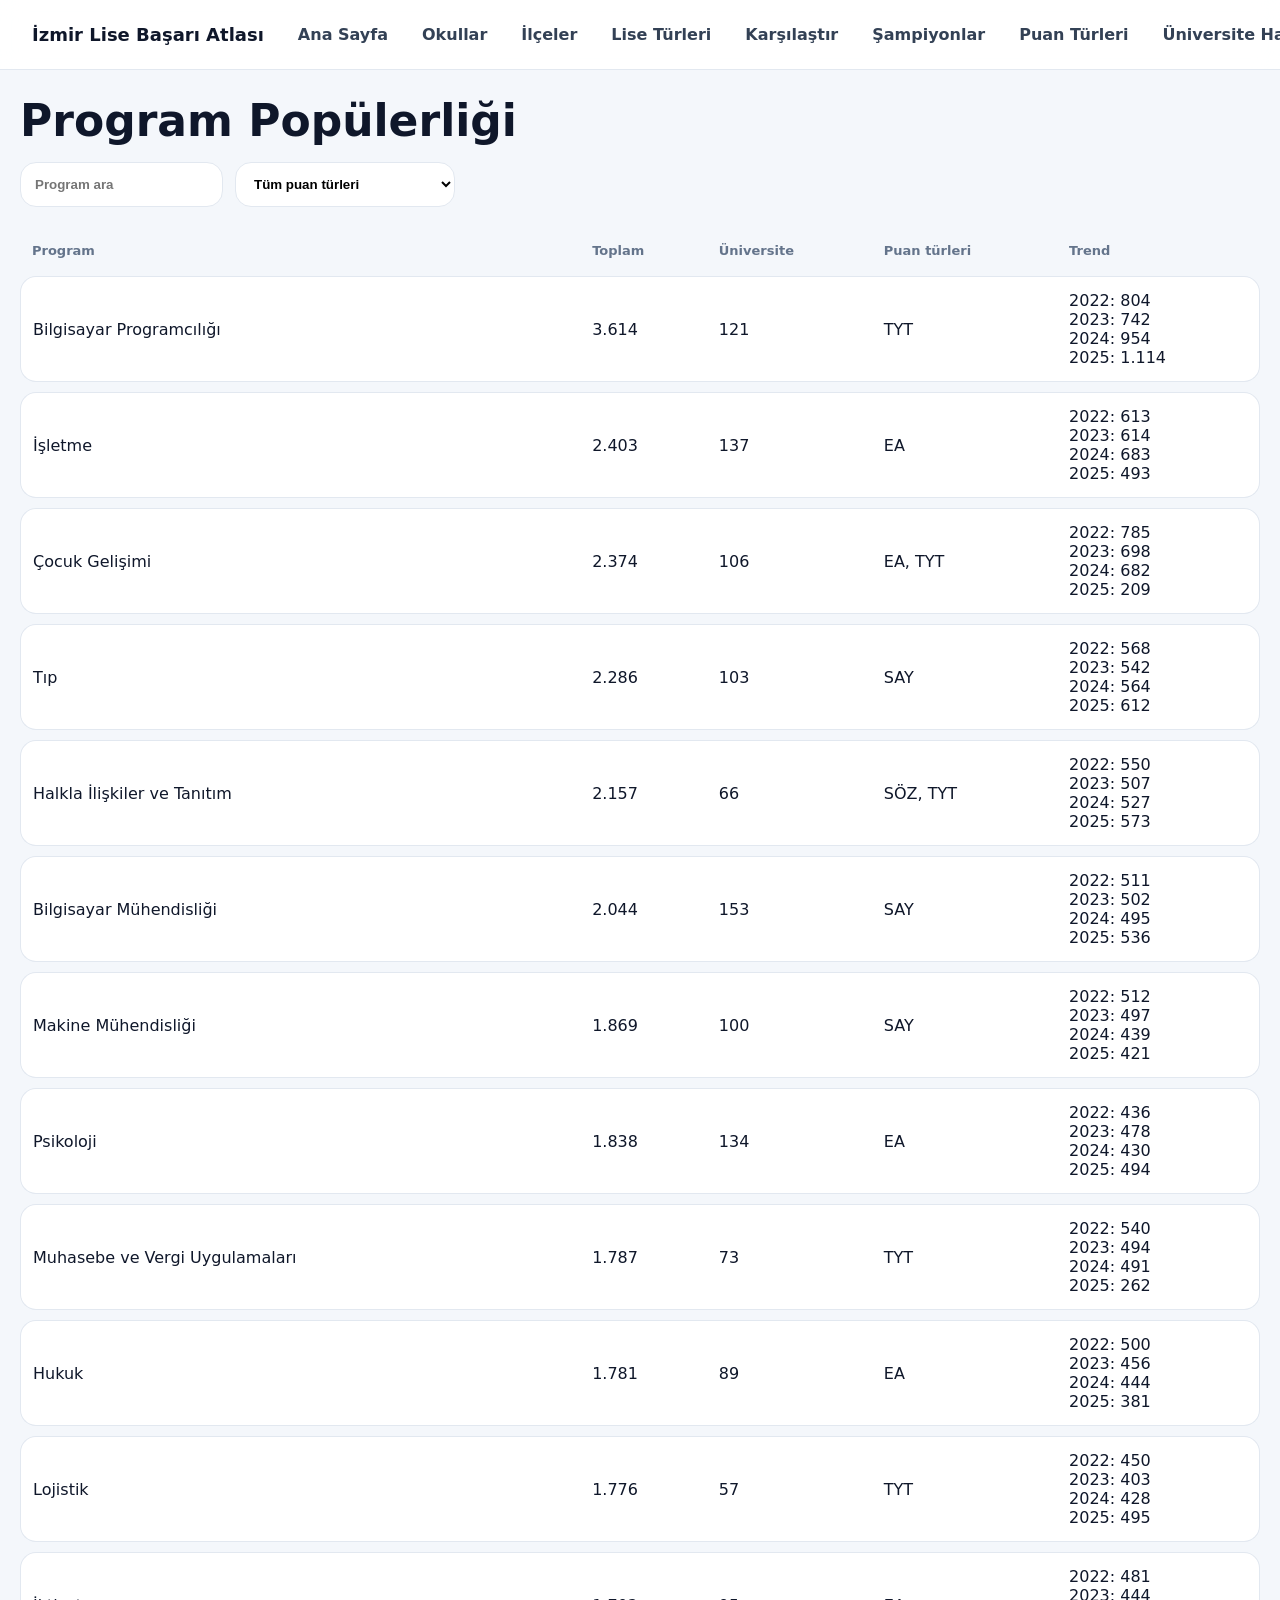
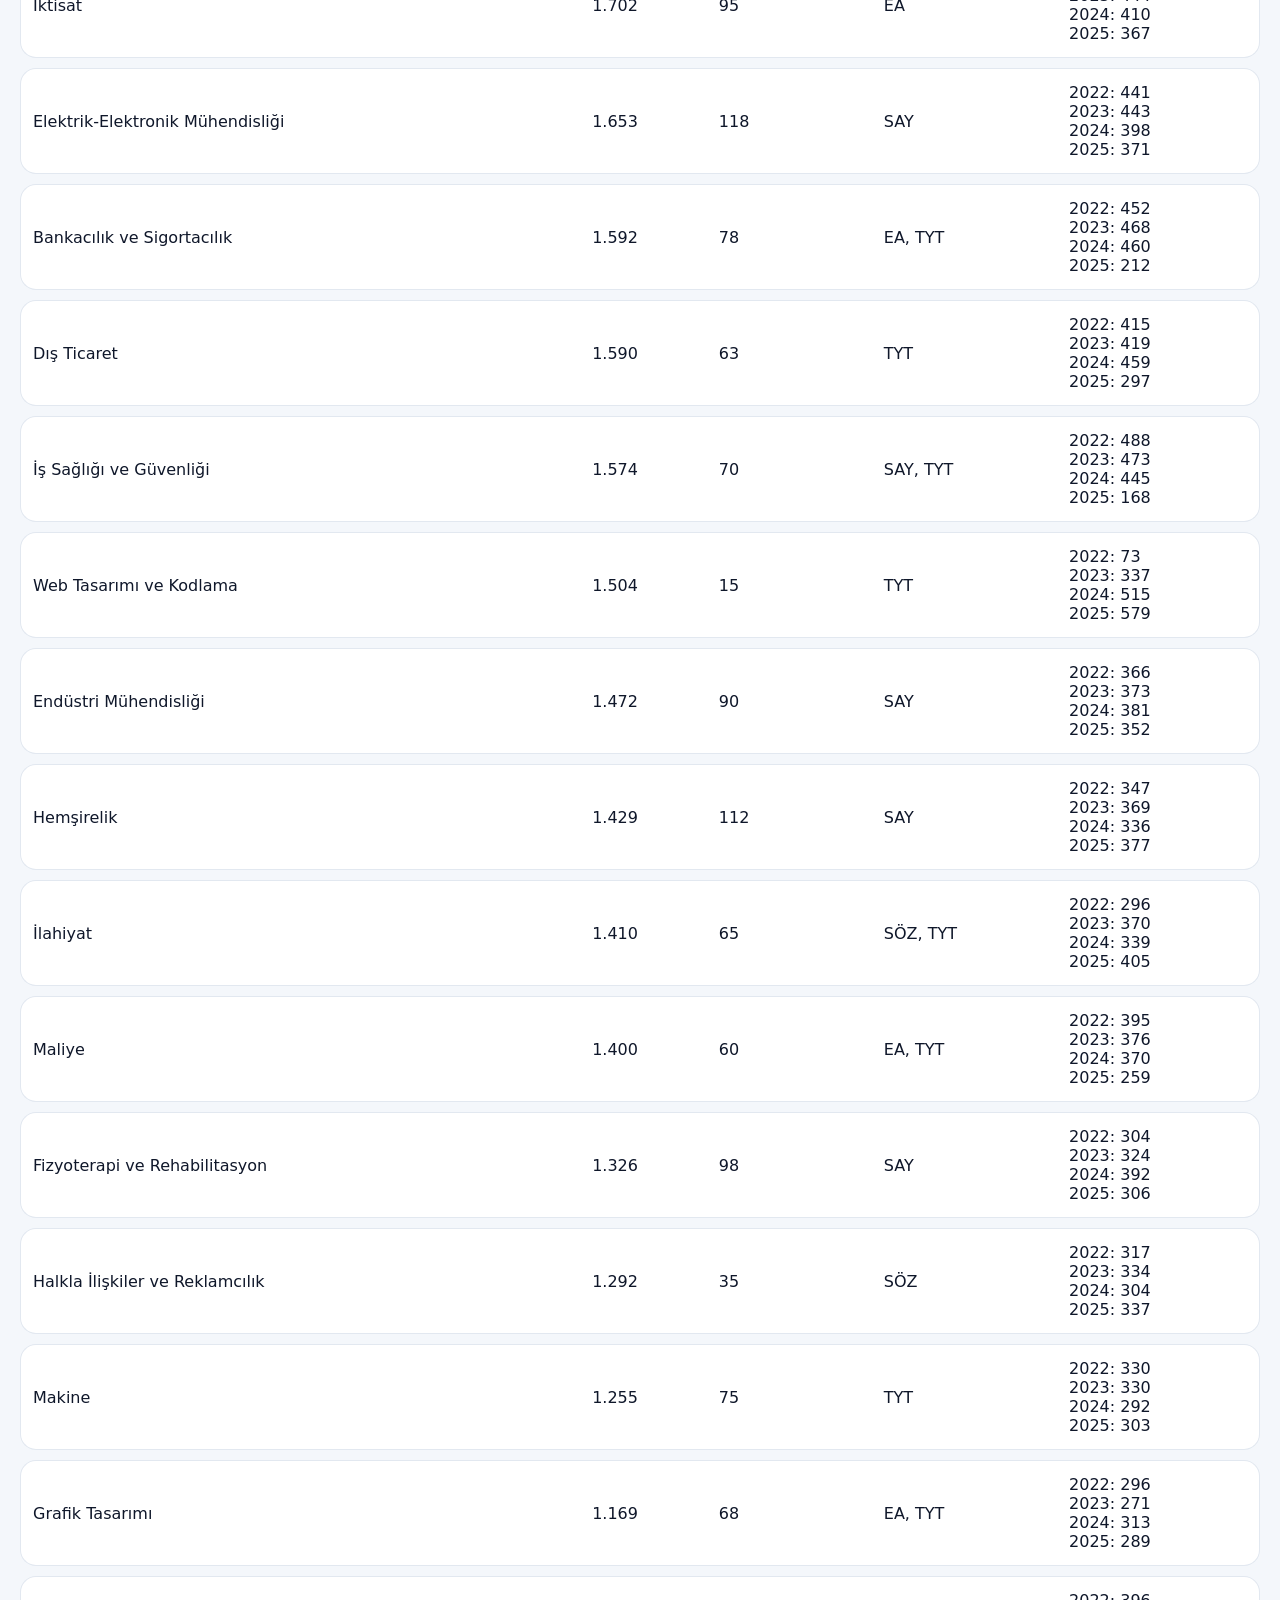
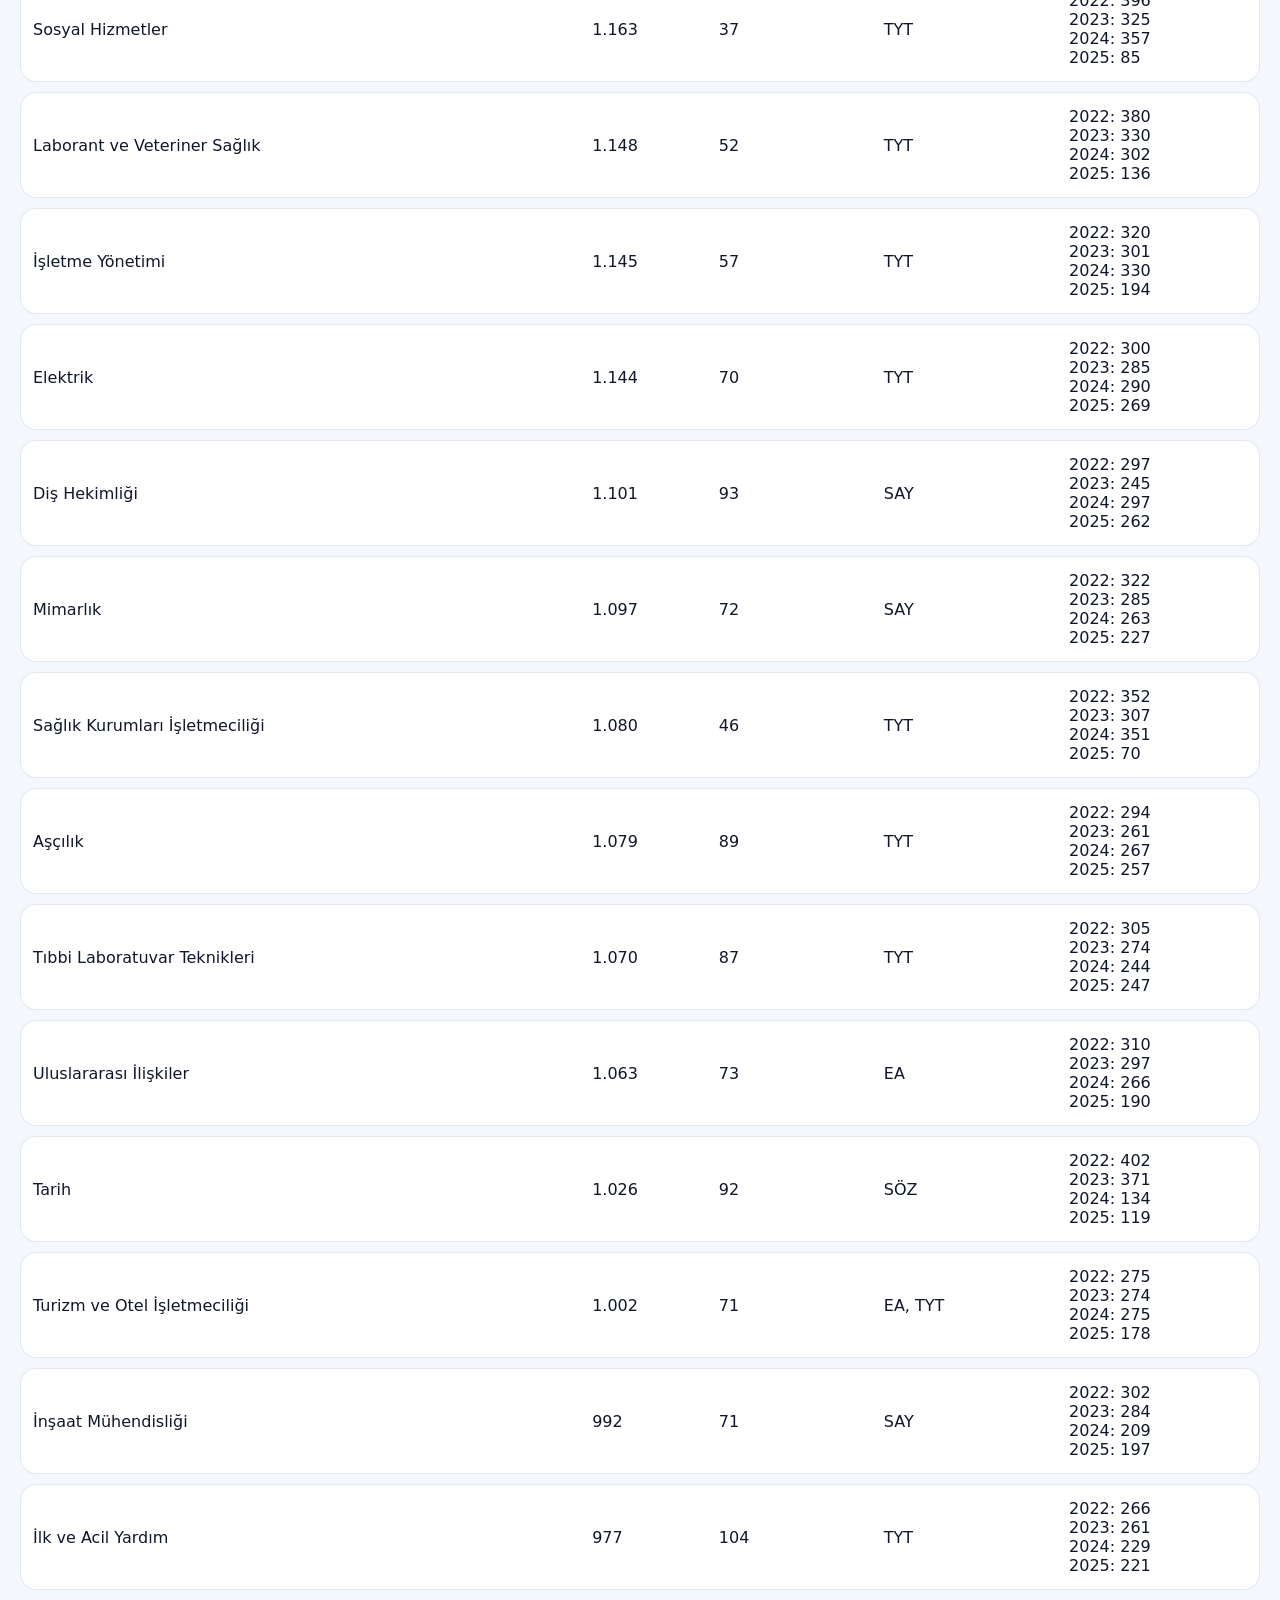
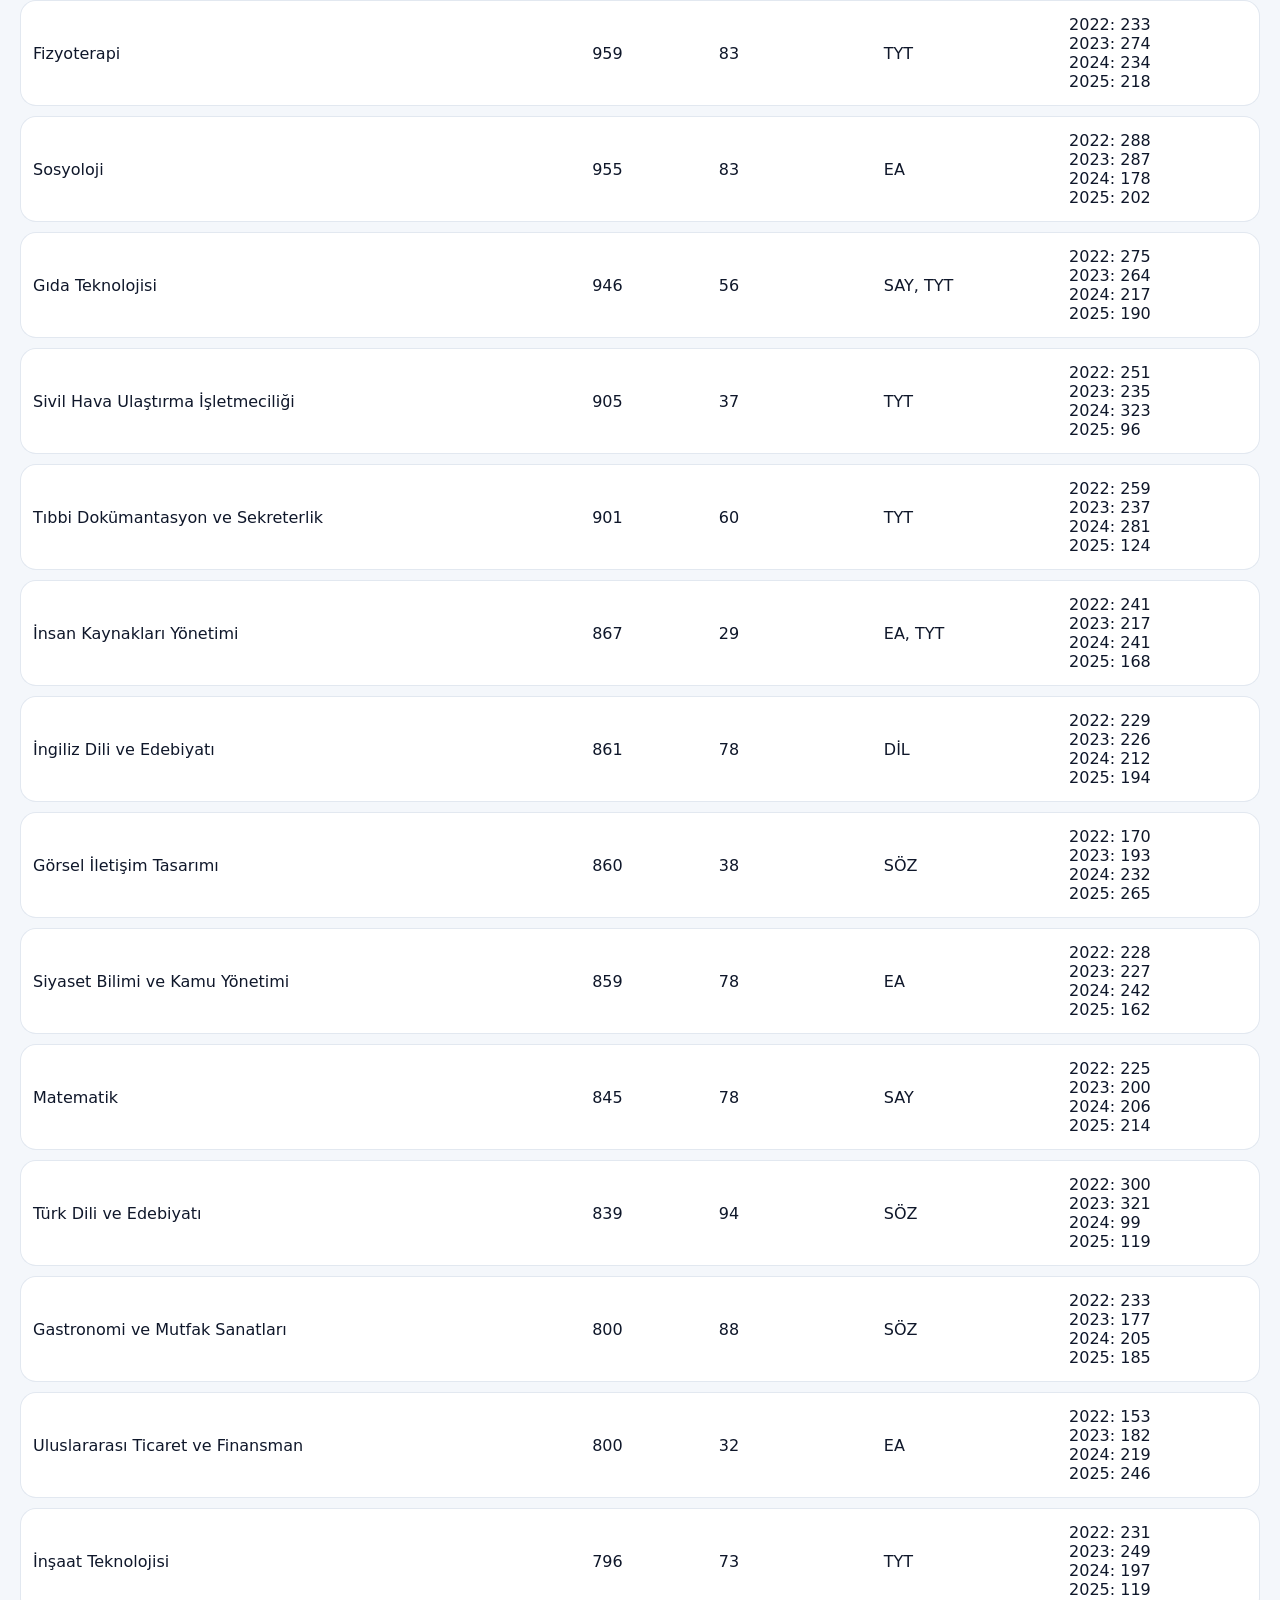
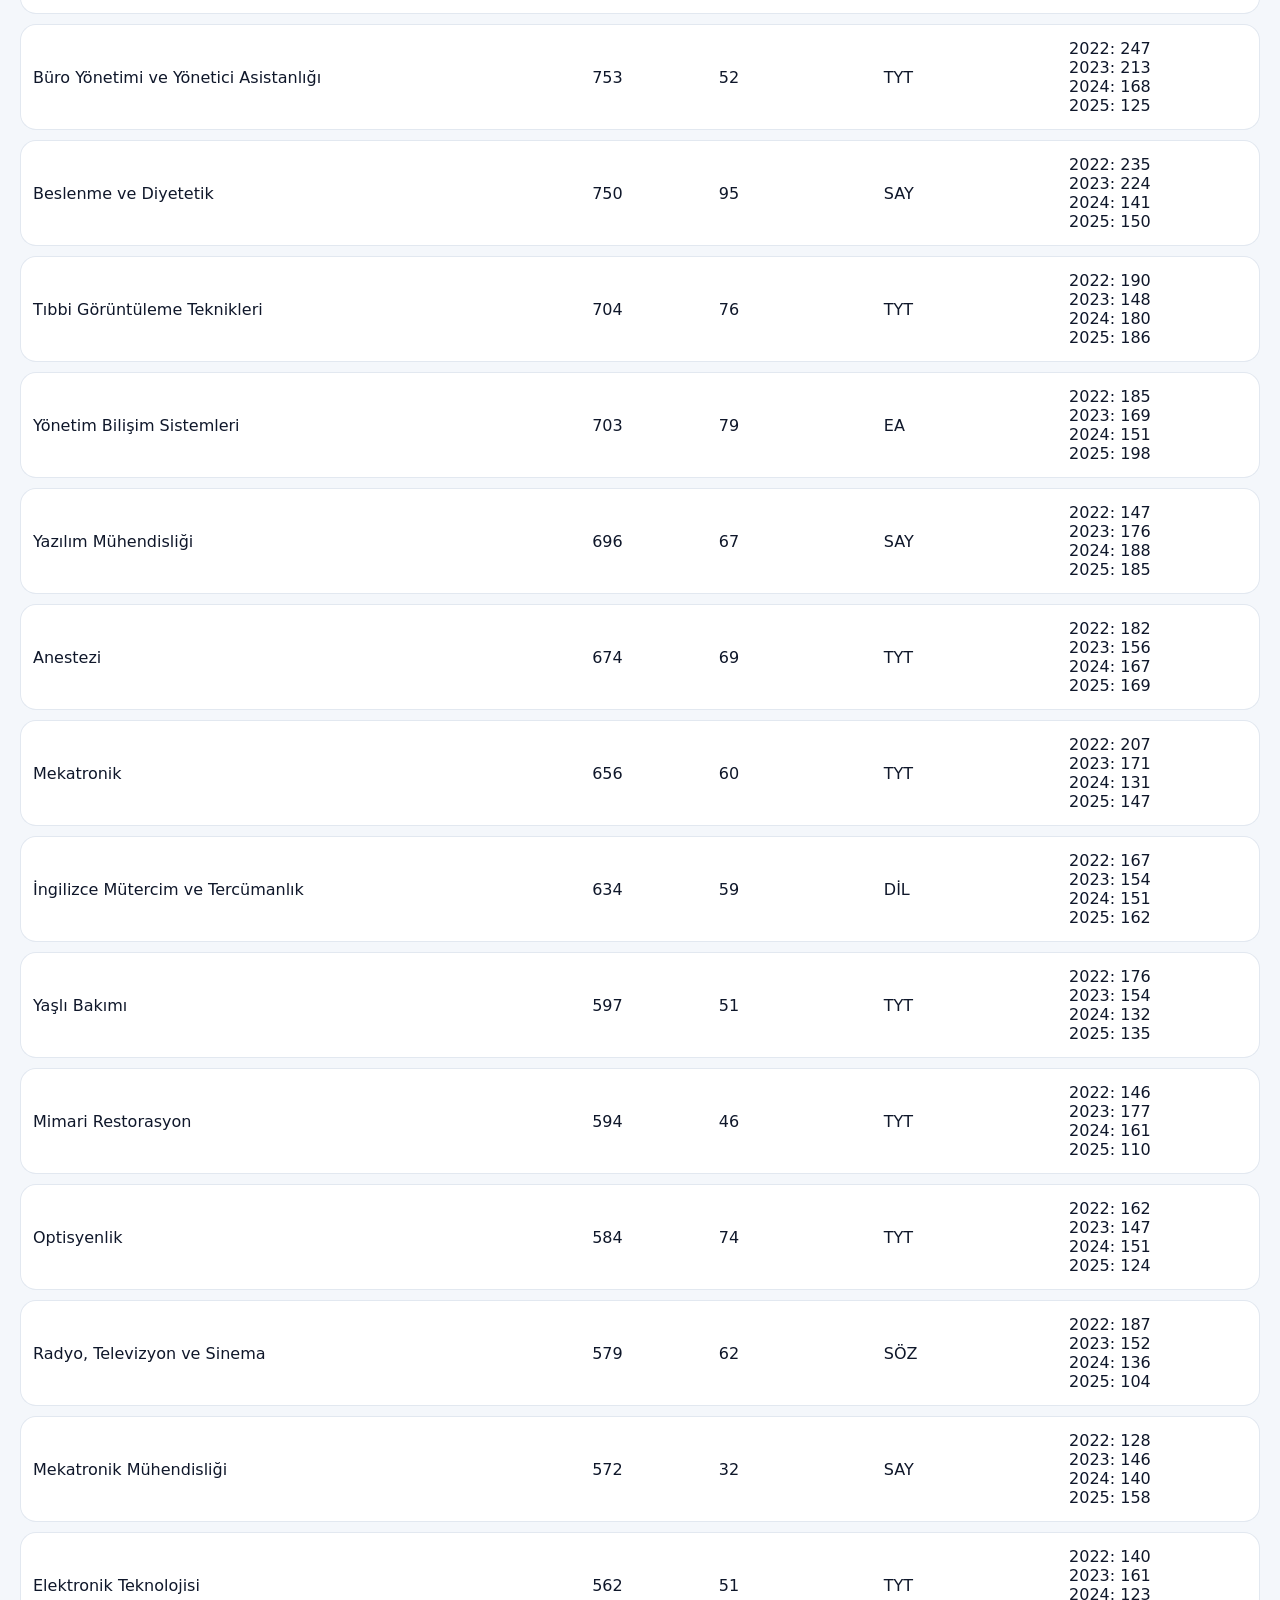
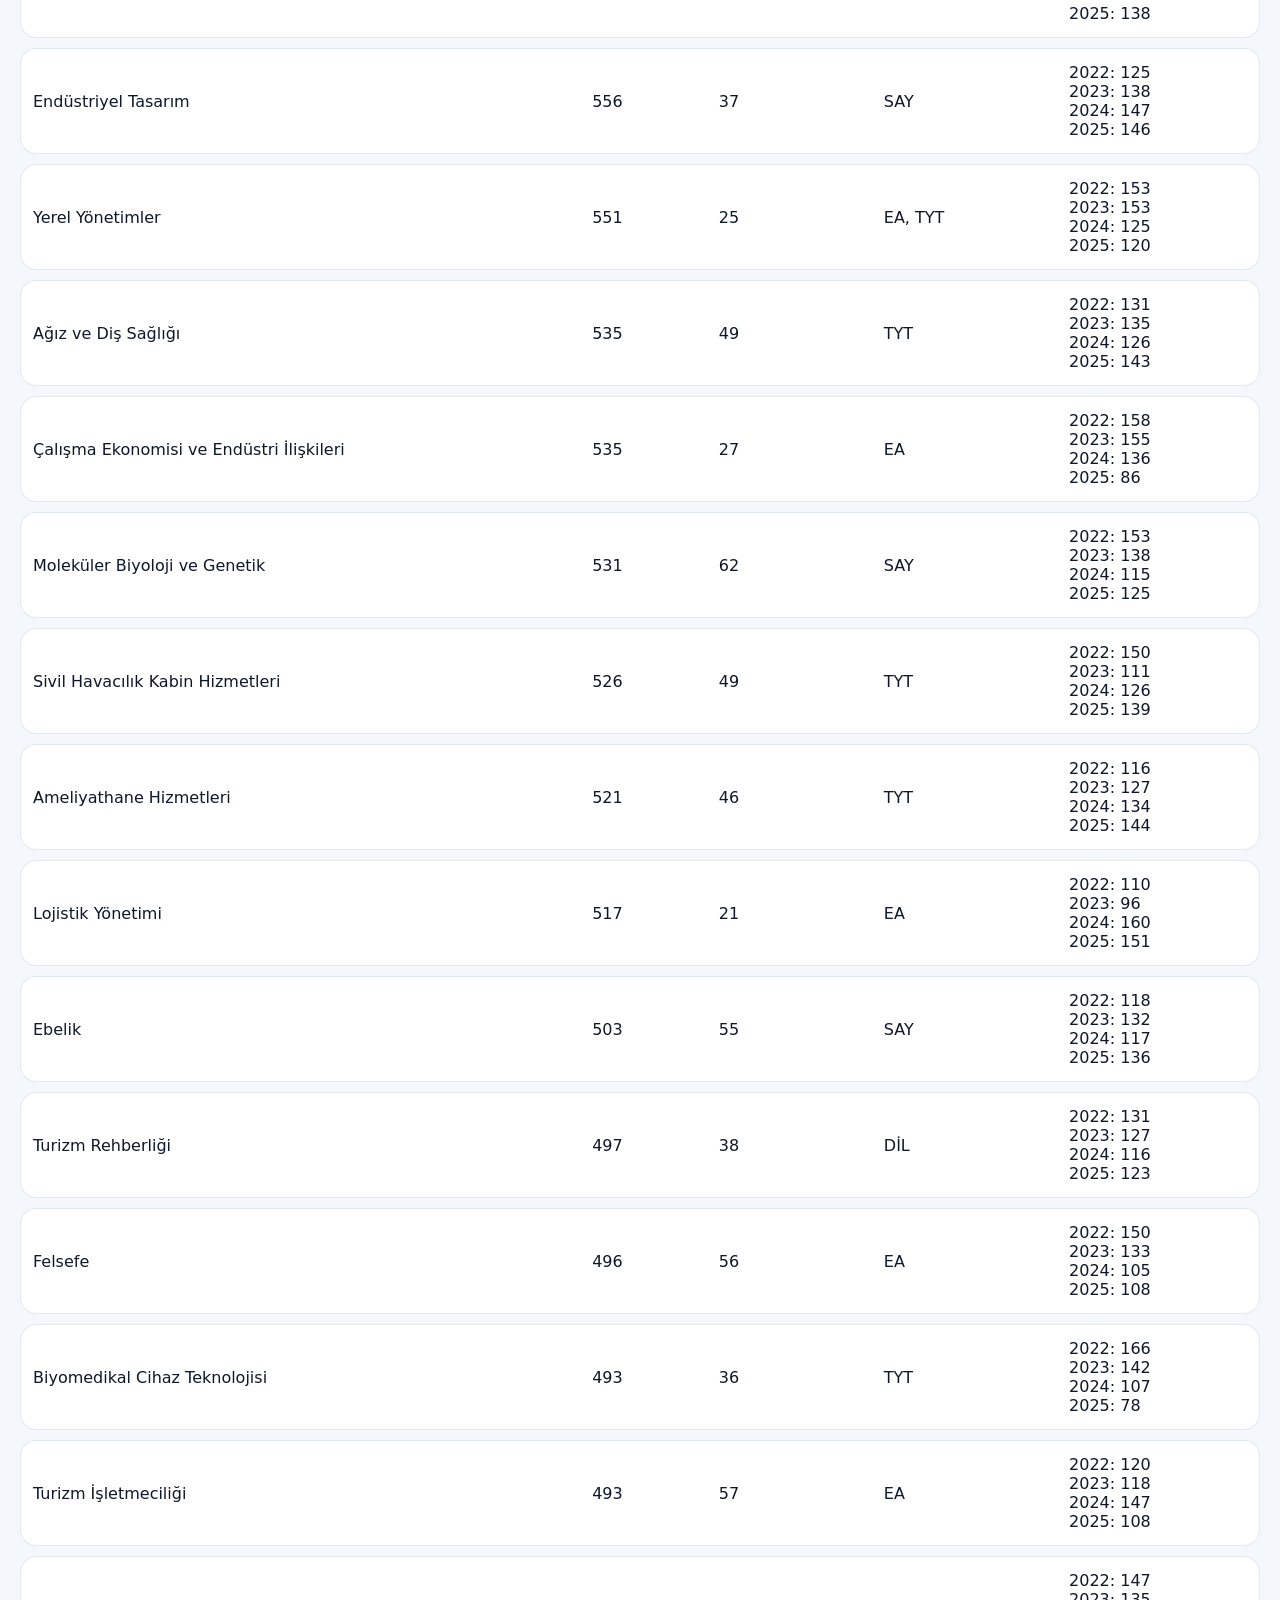
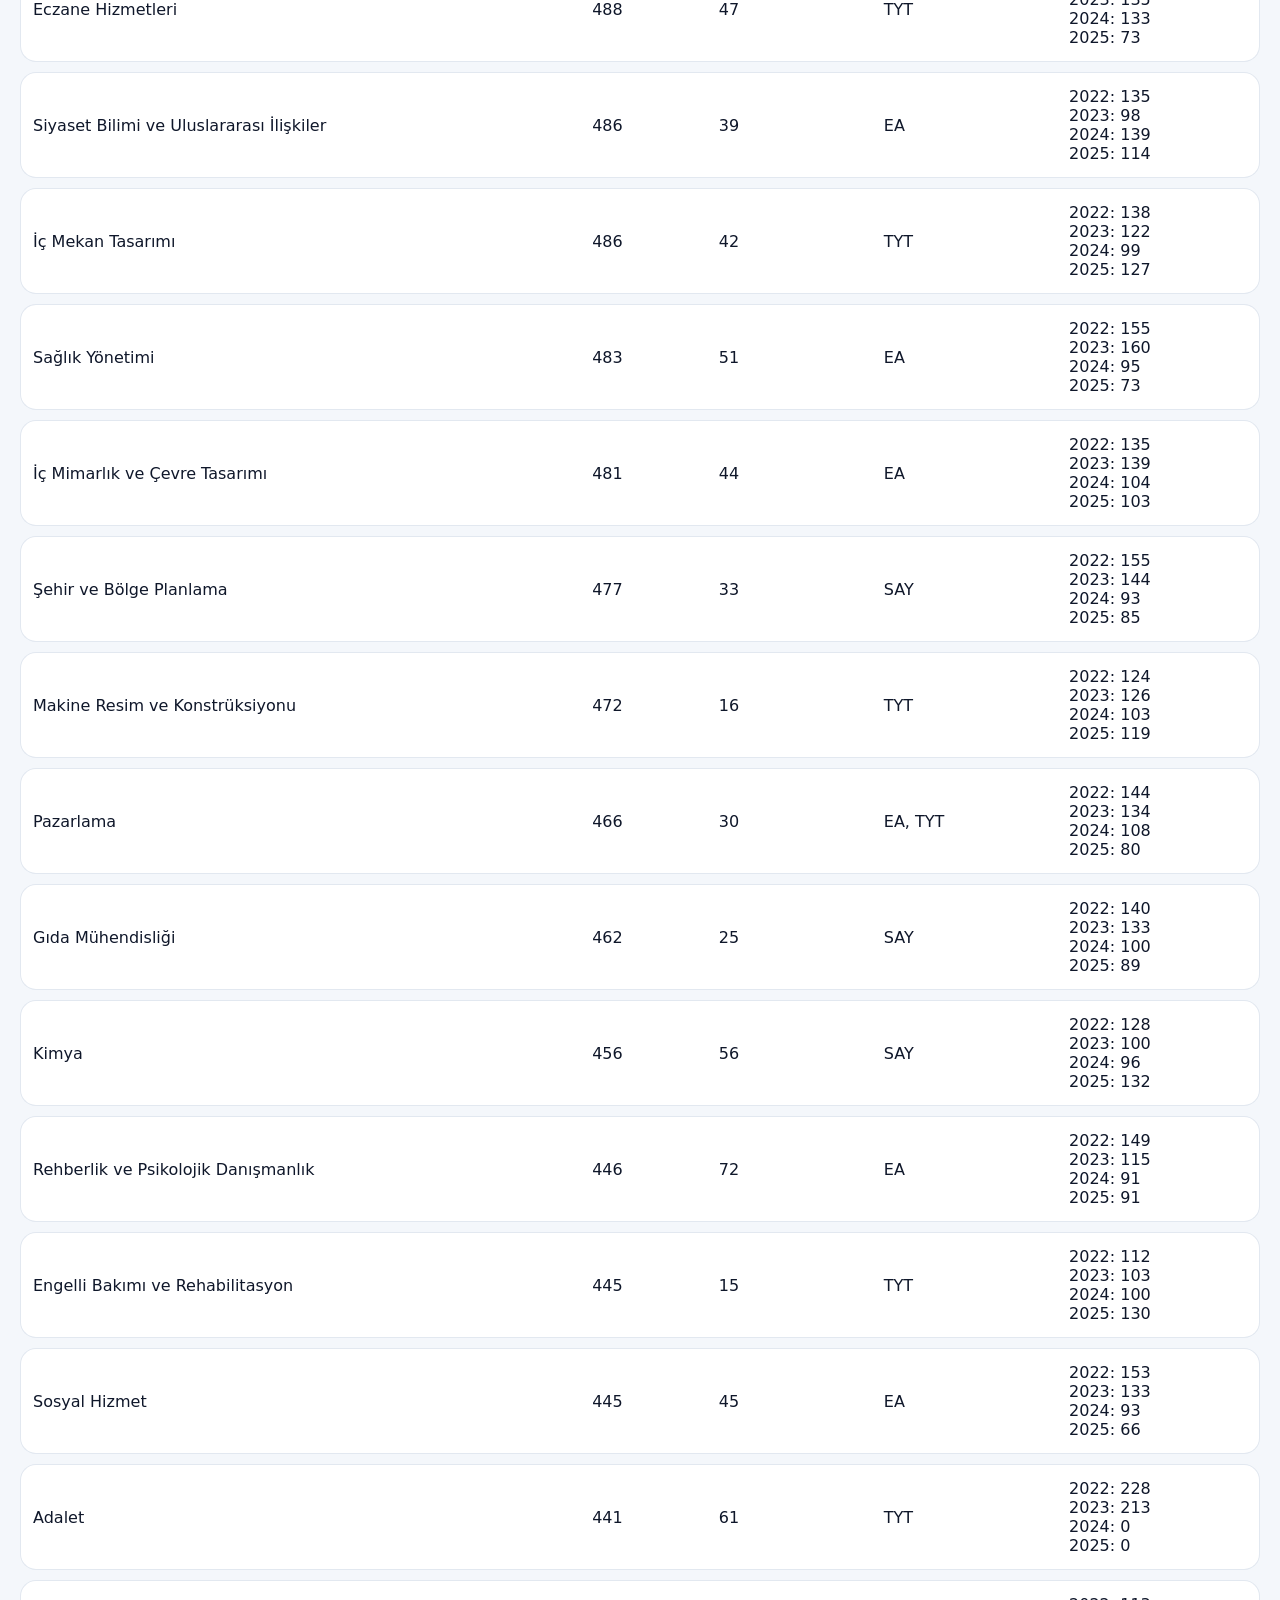
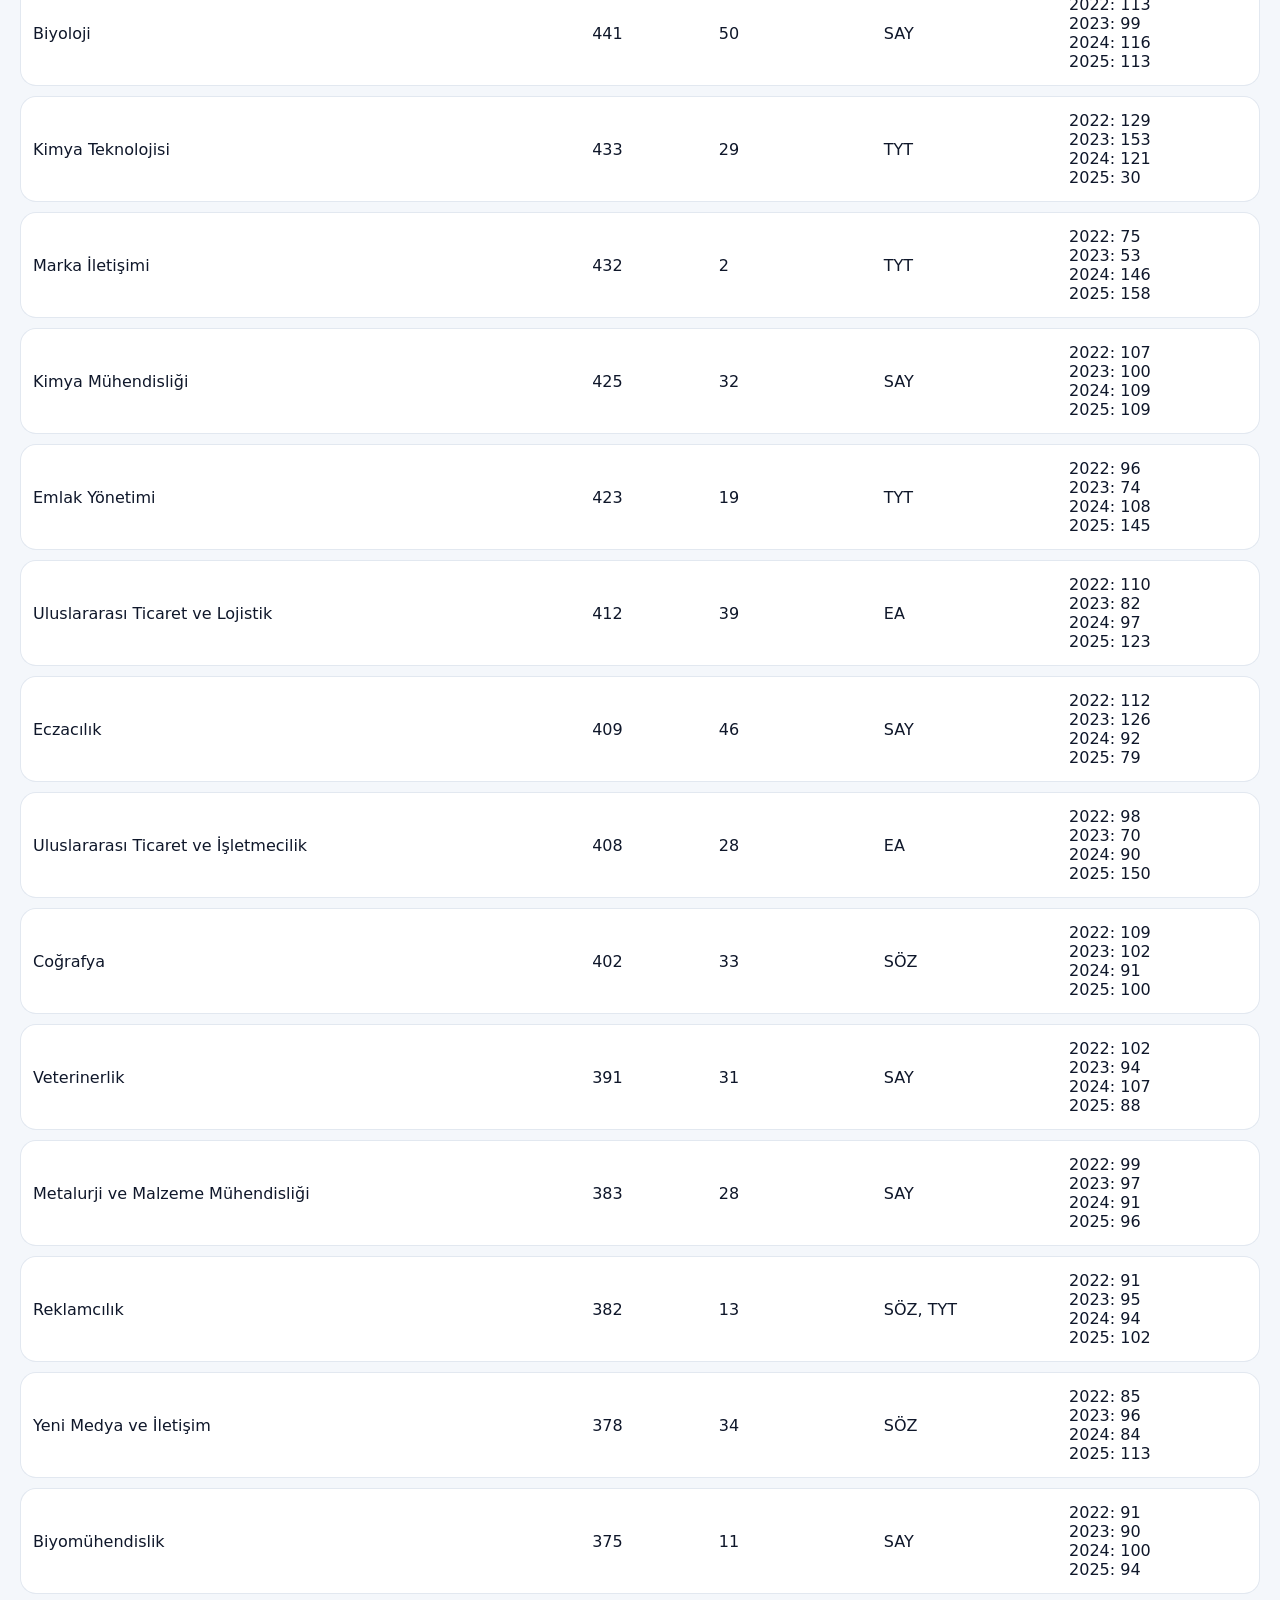
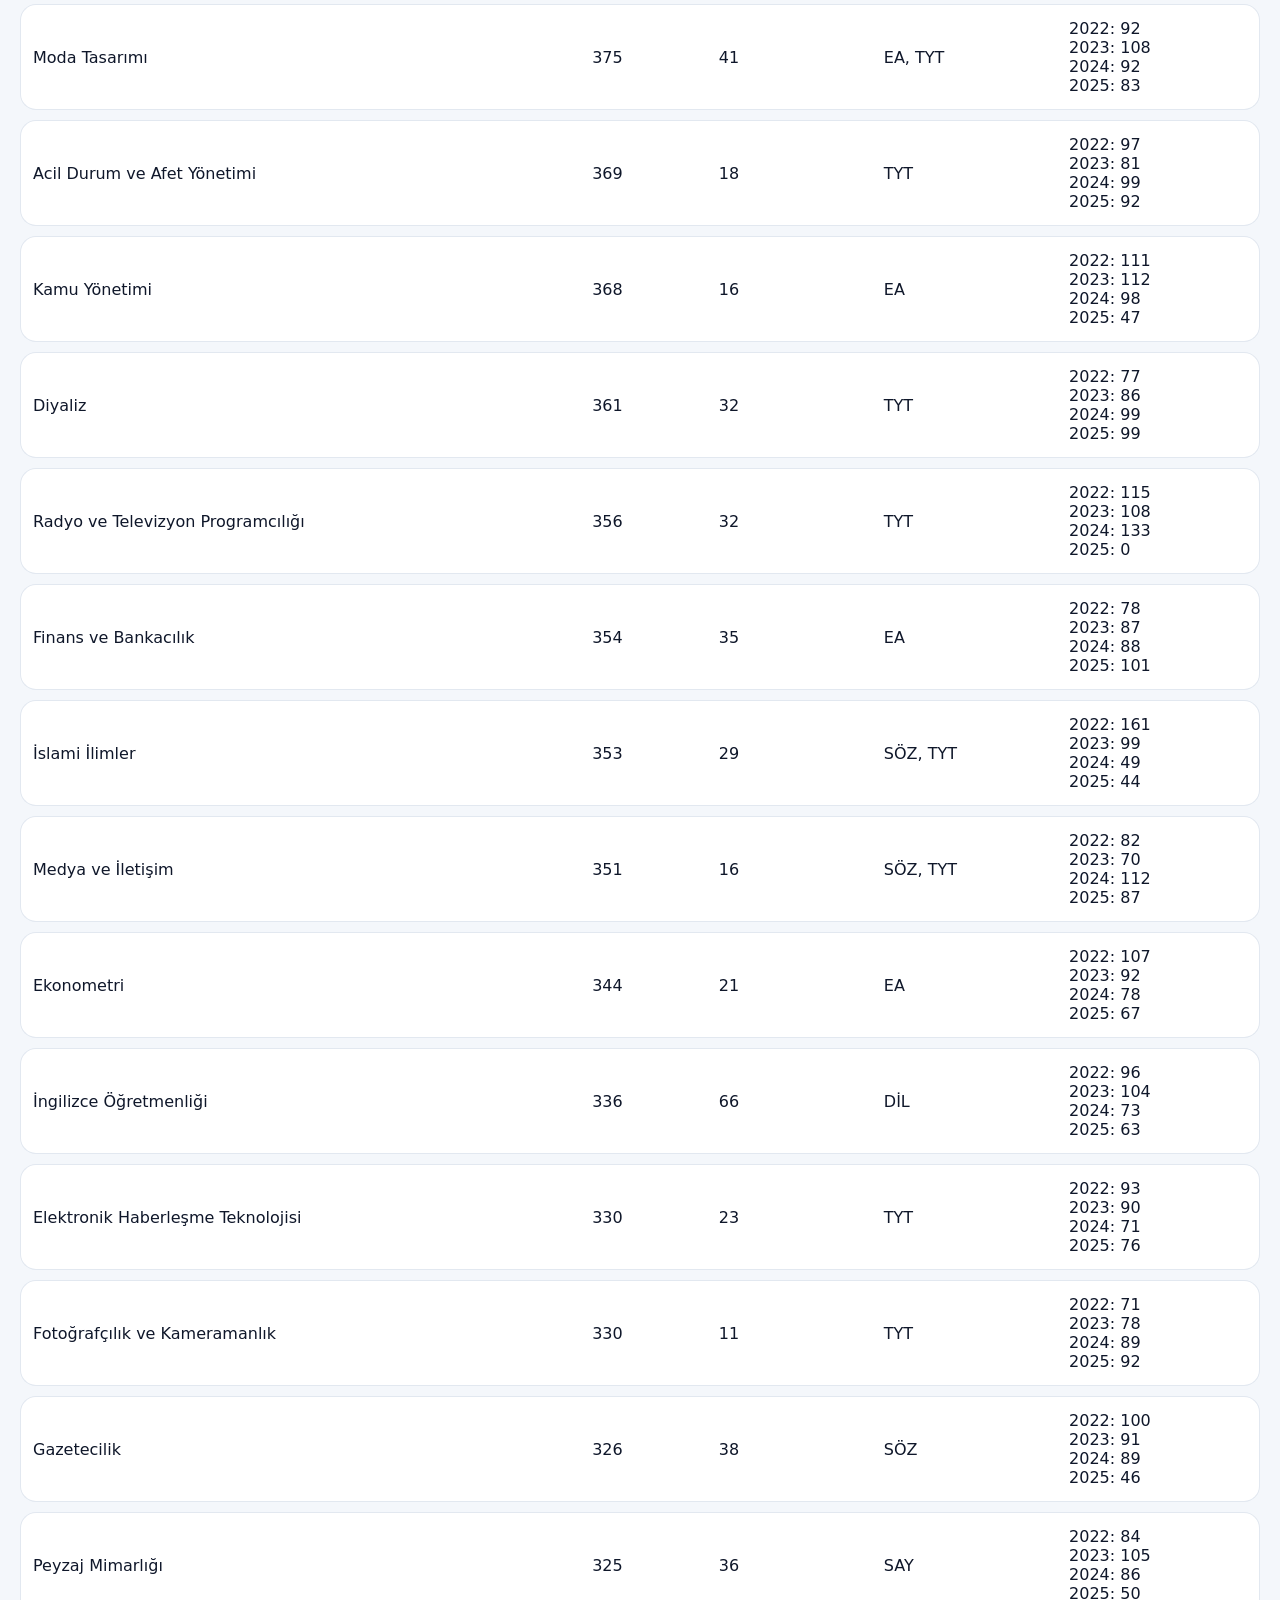
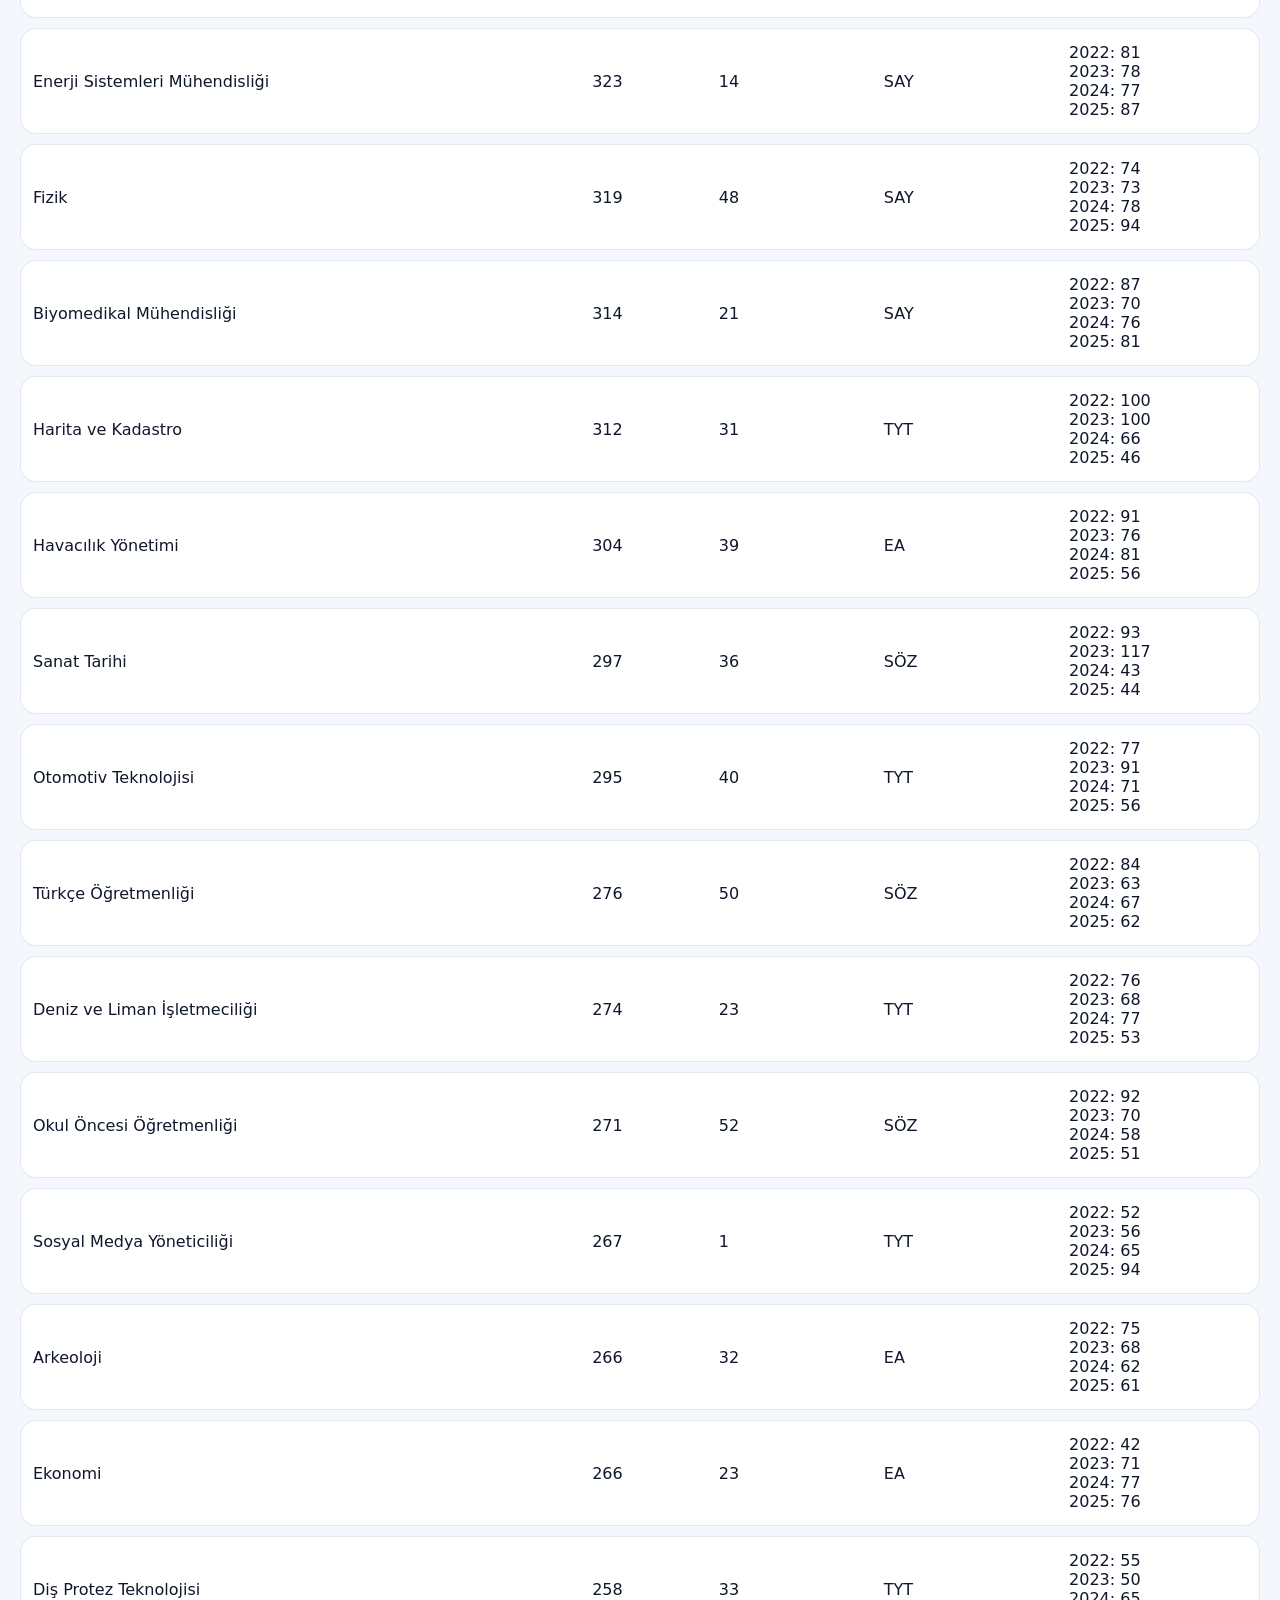
<file: program-populerligi.html>
<!doctype html><html lang="tr"><head><meta charset="utf-8"><meta name="viewport" content="width=device-width,initial-scale=1"><title>Program Popülerliği</title><link rel="stylesheet" href="css/style.css"></head><body><div class="top"><div class="nav"><a class="brand" href="index.html">İzmir Lise Başarı Atlası</a><a href="index.html">Ana Sayfa</a><a href="okullar.html">Okullar</a><a href="ilceler.html">İlçeler</a><a href="lise-turleri.html">Lise Türleri</a><a href="karsilastir.html">Karşılaştır</a><a href="sampiyonlar.html">Şampiyonlar</a><a href="puan-turu-trendleri.html">Puan Türleri</a><a href="universite-haritasi.html">Üniversite Haritası</a><a href="program-populerligi.html">Programlar</a><a href="etiket-analizi.html">Etiketler</a><a href="siralama-araci.html">Sıralama Aracı</a></div></div><main class="wrap"><h1>Program Popülerliği</h1><div class="toolbar"><input id="q" class="input" placeholder="Program ara"><select id="st"><option value="">Tüm puan türleri</option></select></div><div id="list"></div></main><div class="footer">Excel Toplam sütunu esaslı statik web projesi · İlk Sene / Mezun oranları ZIP kart verisinden eşleştirildi.</div><script src="js/app.js"></script><script>let data=[];function render(){const qq=q.value.toLocaleLowerCase('tr-TR'),ss=st.value;let v=data.filter(p=>(!qq||p.program.toLocaleLowerCase('tr-TR').includes(qq))&&(!ss||p.scoreTypes.includes(ss))).slice(0,150);table(list,['Program','Toplam','Üniversite','Puan türleri','Trend'],v.map(p=>`<tr><td>${p.program}</td><td>${fmt(p.total)}</td><td>${fmt(p.universities)}</td><td>${p.scoreTypes.join(', ')}</td><td>${Object.entries(p.years).map(([y,v])=>`${y}: ${fmt(v)}`).join('<br>')}</td></tr>`))}(async()=>{data=await getJSON('data/programs.json');[...new Set(data.flatMap(p=>p.scoreTypes))].sort().forEach(x=>st.innerHTML+=`<option>${x}</option>`);q.oninput=st.oninput=render;render()})();</script></body></html>
</file>
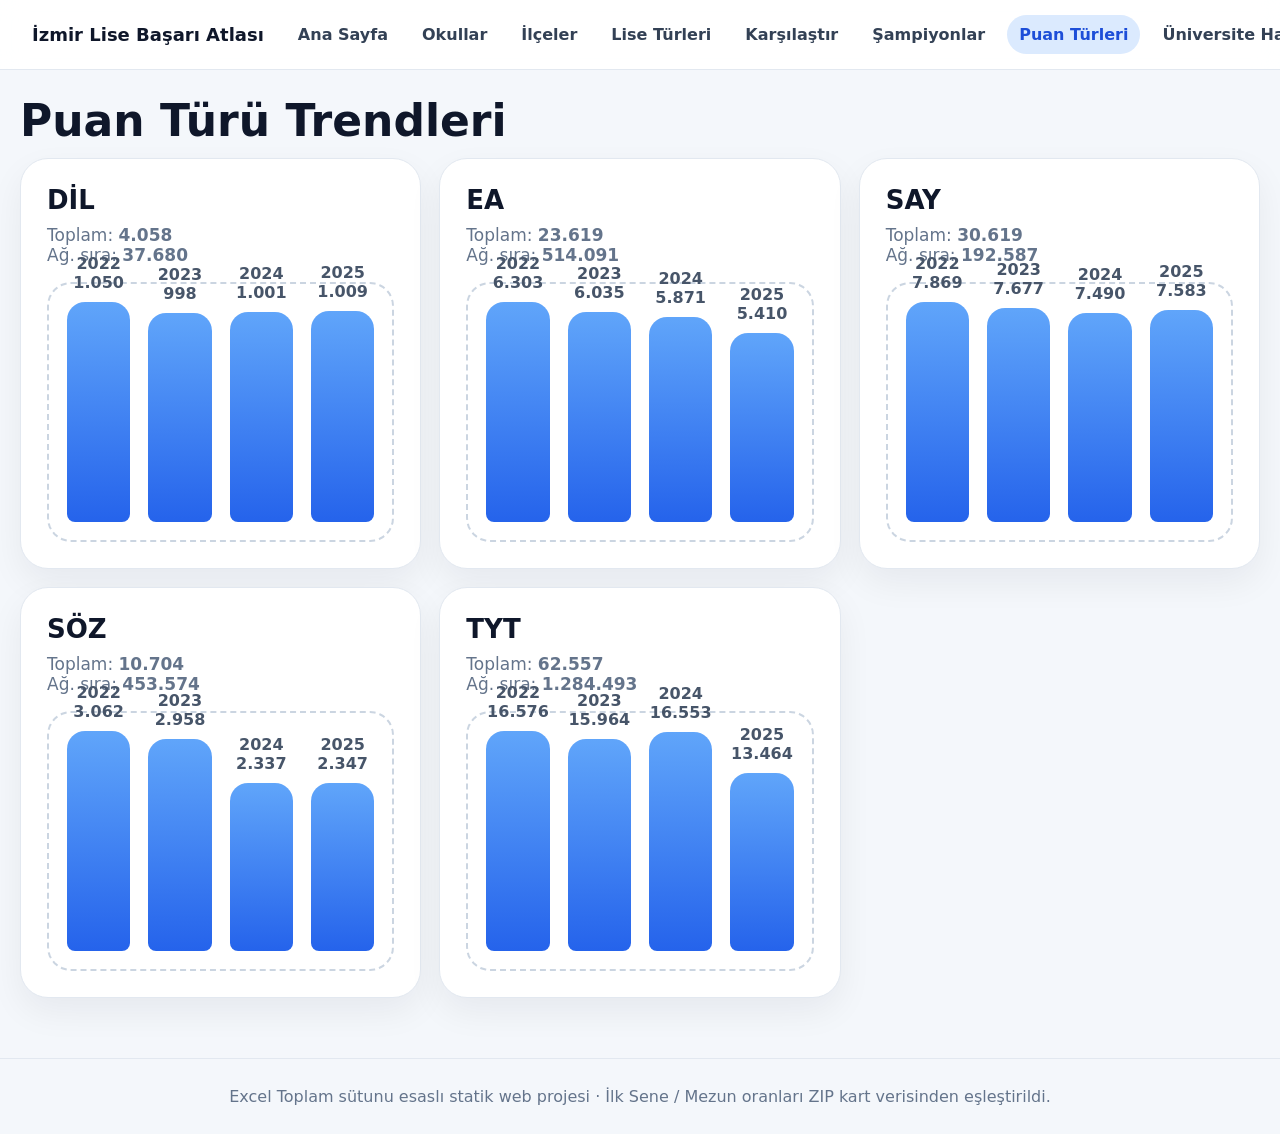
<file: puan-turu-trendleri.html>
<!doctype html><html lang="tr"><head><meta charset="utf-8"><meta name="viewport" content="width=device-width,initial-scale=1"><title>Puan Türü Trendleri</title><link rel="stylesheet" href="css/style.css"></head><body><div class="top"><div class="nav"><a class="brand" href="index.html">İzmir Lise Başarı Atlası</a><a href="index.html">Ana Sayfa</a><a href="okullar.html">Okullar</a><a href="ilceler.html">İlçeler</a><a href="lise-turleri.html">Lise Türleri</a><a href="karsilastir.html">Karşılaştır</a><a href="sampiyonlar.html">Şampiyonlar</a><a href="puan-turu-trendleri.html">Puan Türleri</a><a href="universite-haritasi.html">Üniversite Haritası</a><a href="program-populerligi.html">Programlar</a><a href="etiket-analizi.html">Etiketler</a><a href="siralama-araci.html">Sıralama Aracı</a></div></div><main class="wrap"><h1>Puan Türü Trendleri</h1><div id="cards" class="grid three"></div></main><div class="footer">Excel Toplam sütunu esaslı statik web projesi · İlk Sene / Mezun oranları ZIP kart verisinden eşleştirildi.</div><script src="js/app.js"></script><script>(async()=>{const tr=await getJSON('data/score-type-trends.json');cards.innerHTML=tr.map(t=>`<div class="panel"><h2>${t.scoreType}</h2><p>Toplam: <b>${fmt(t.total)}</b><br>Ağ. sıra: <b>${fmt(t.weightedRank)}</b></p><div class="chart" id="c-${t.scoreType}"></div></div>`).join('');tr.forEach(t=>bars(document.getElementById('c-'+t.scoreType),t.years));})();</script></body></html>
</file>
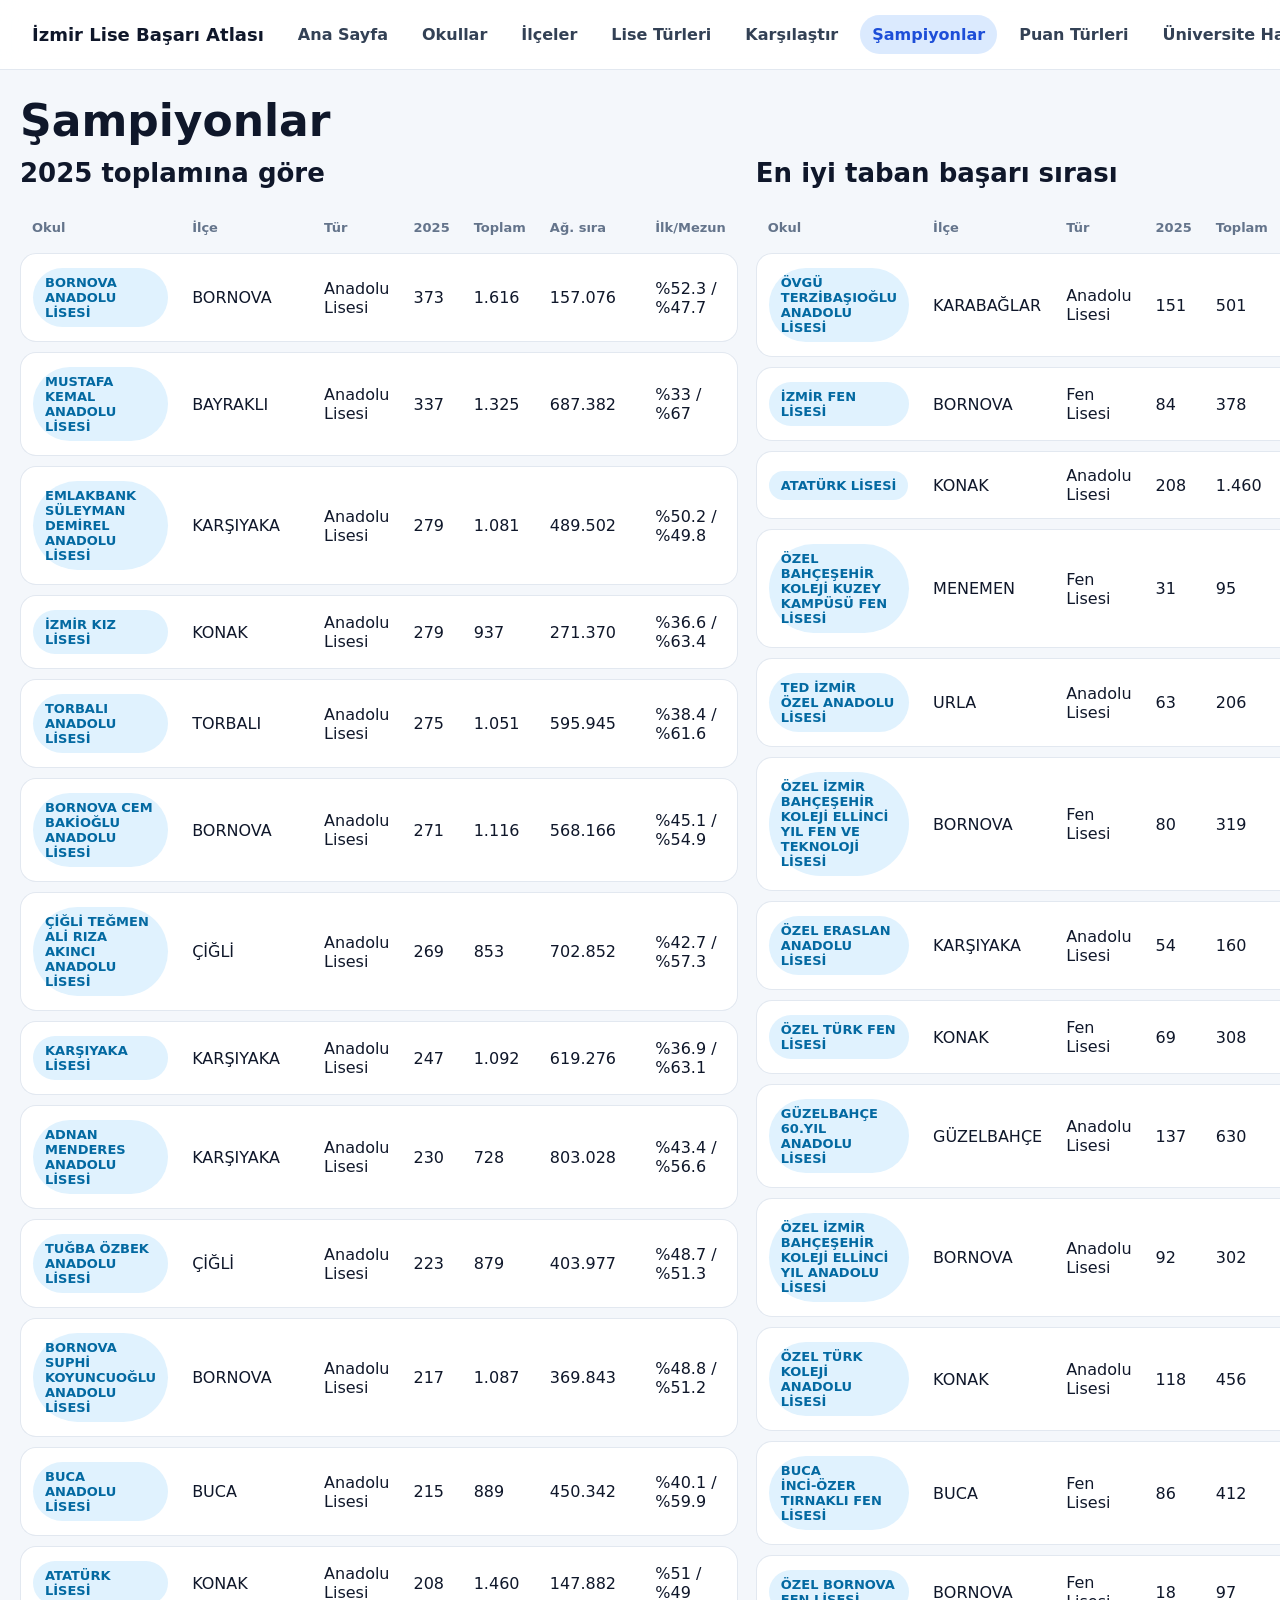
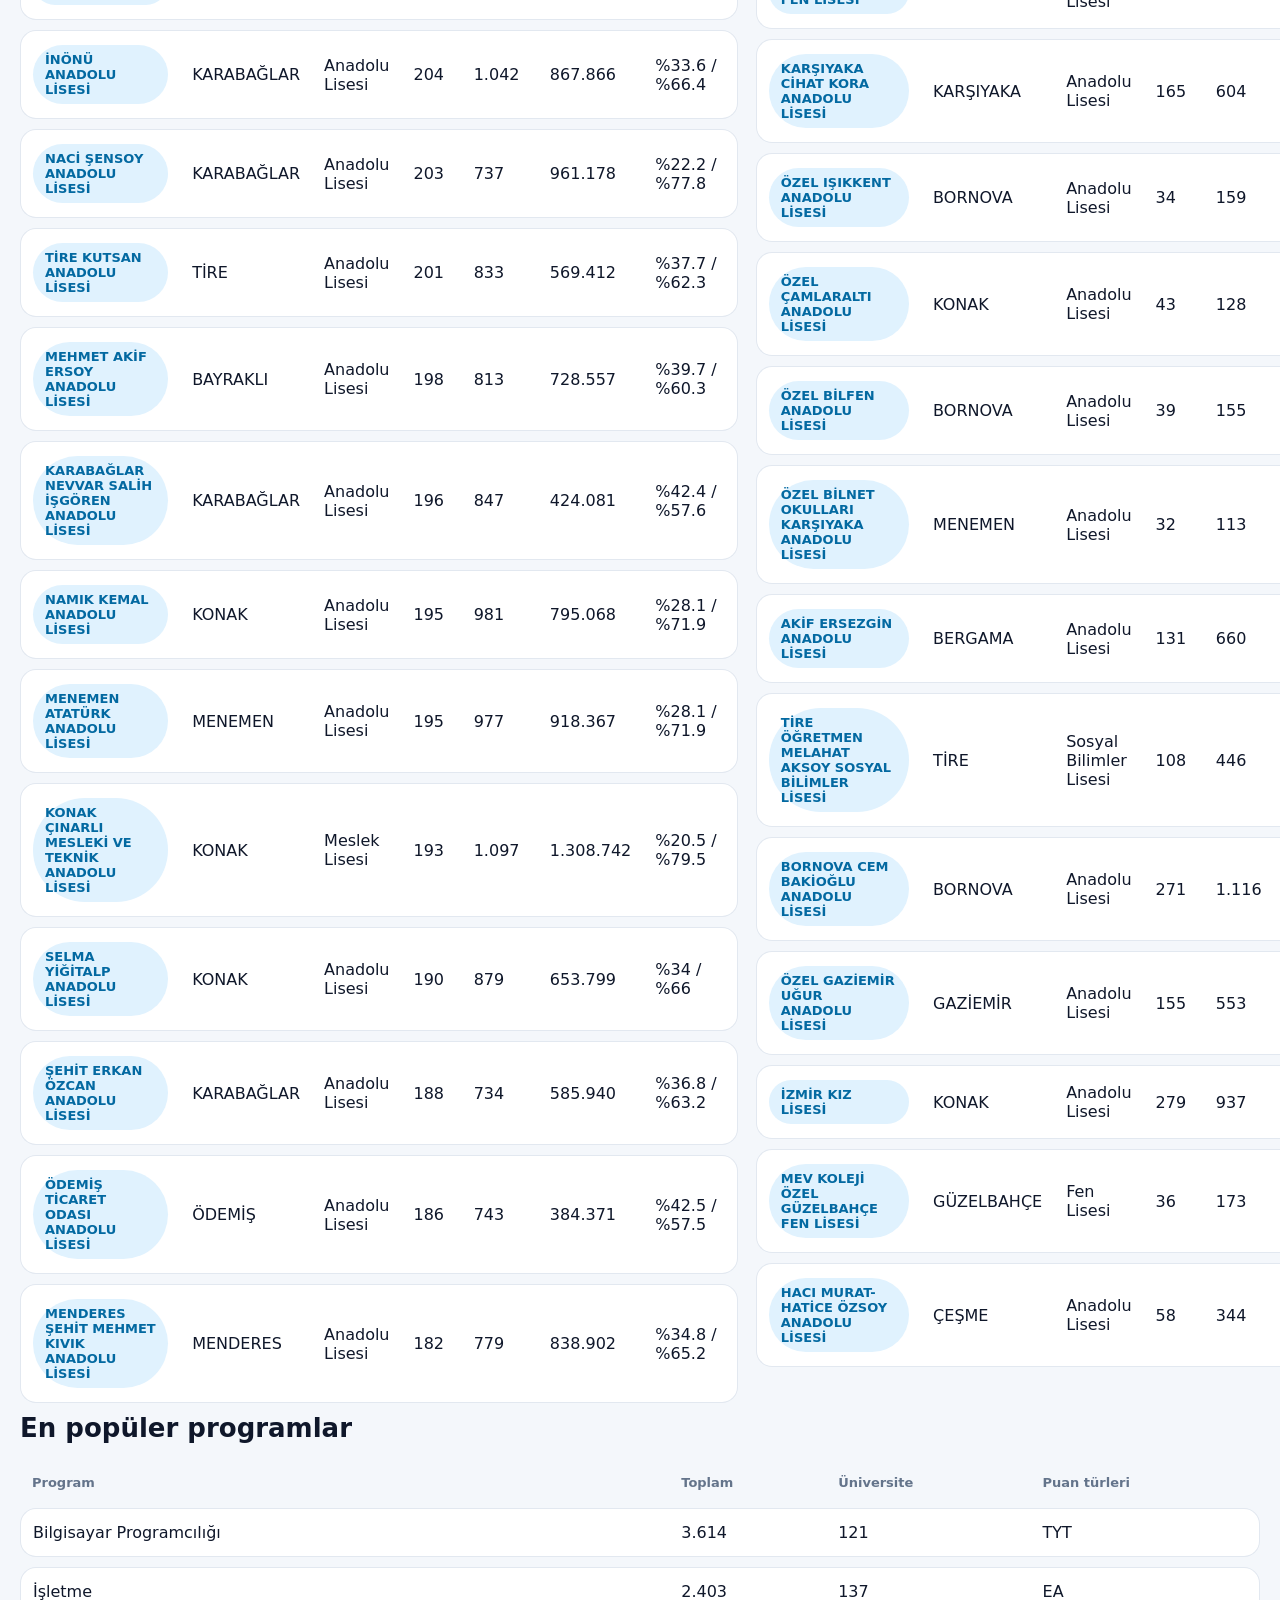
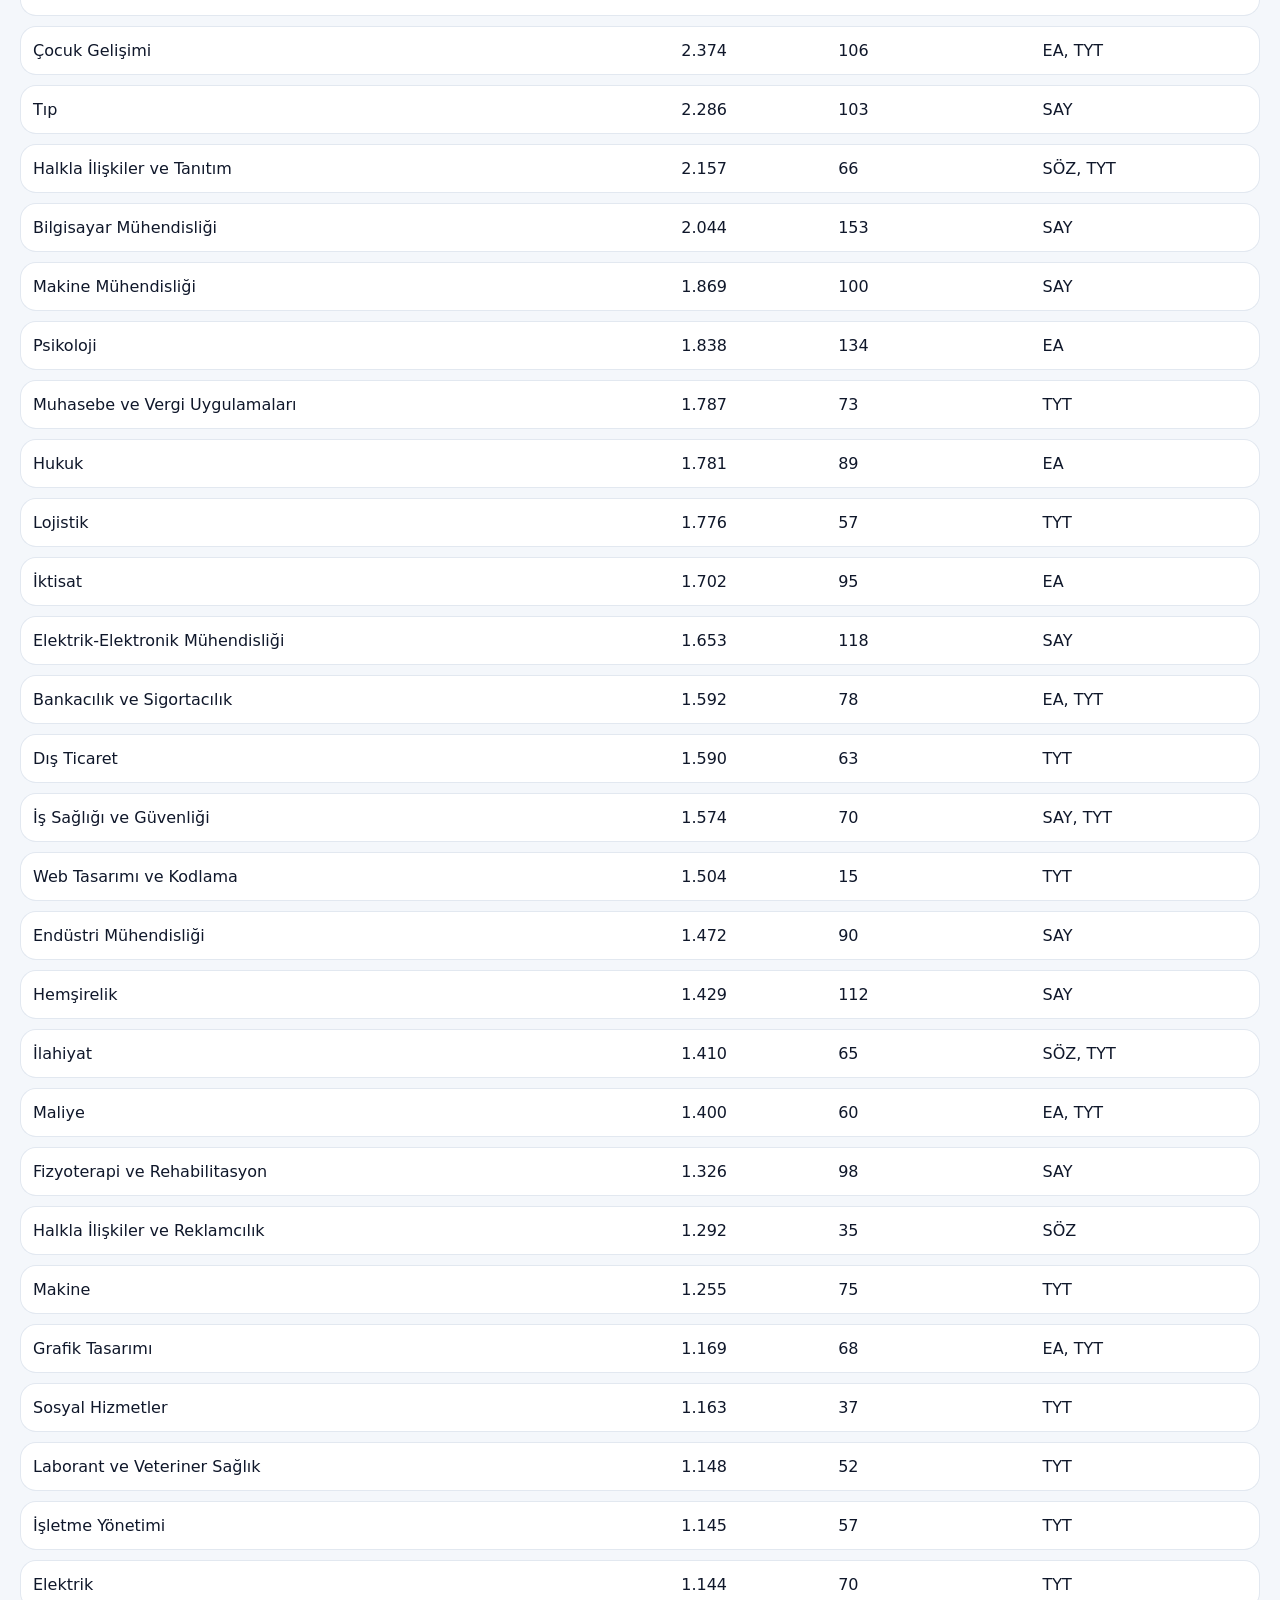
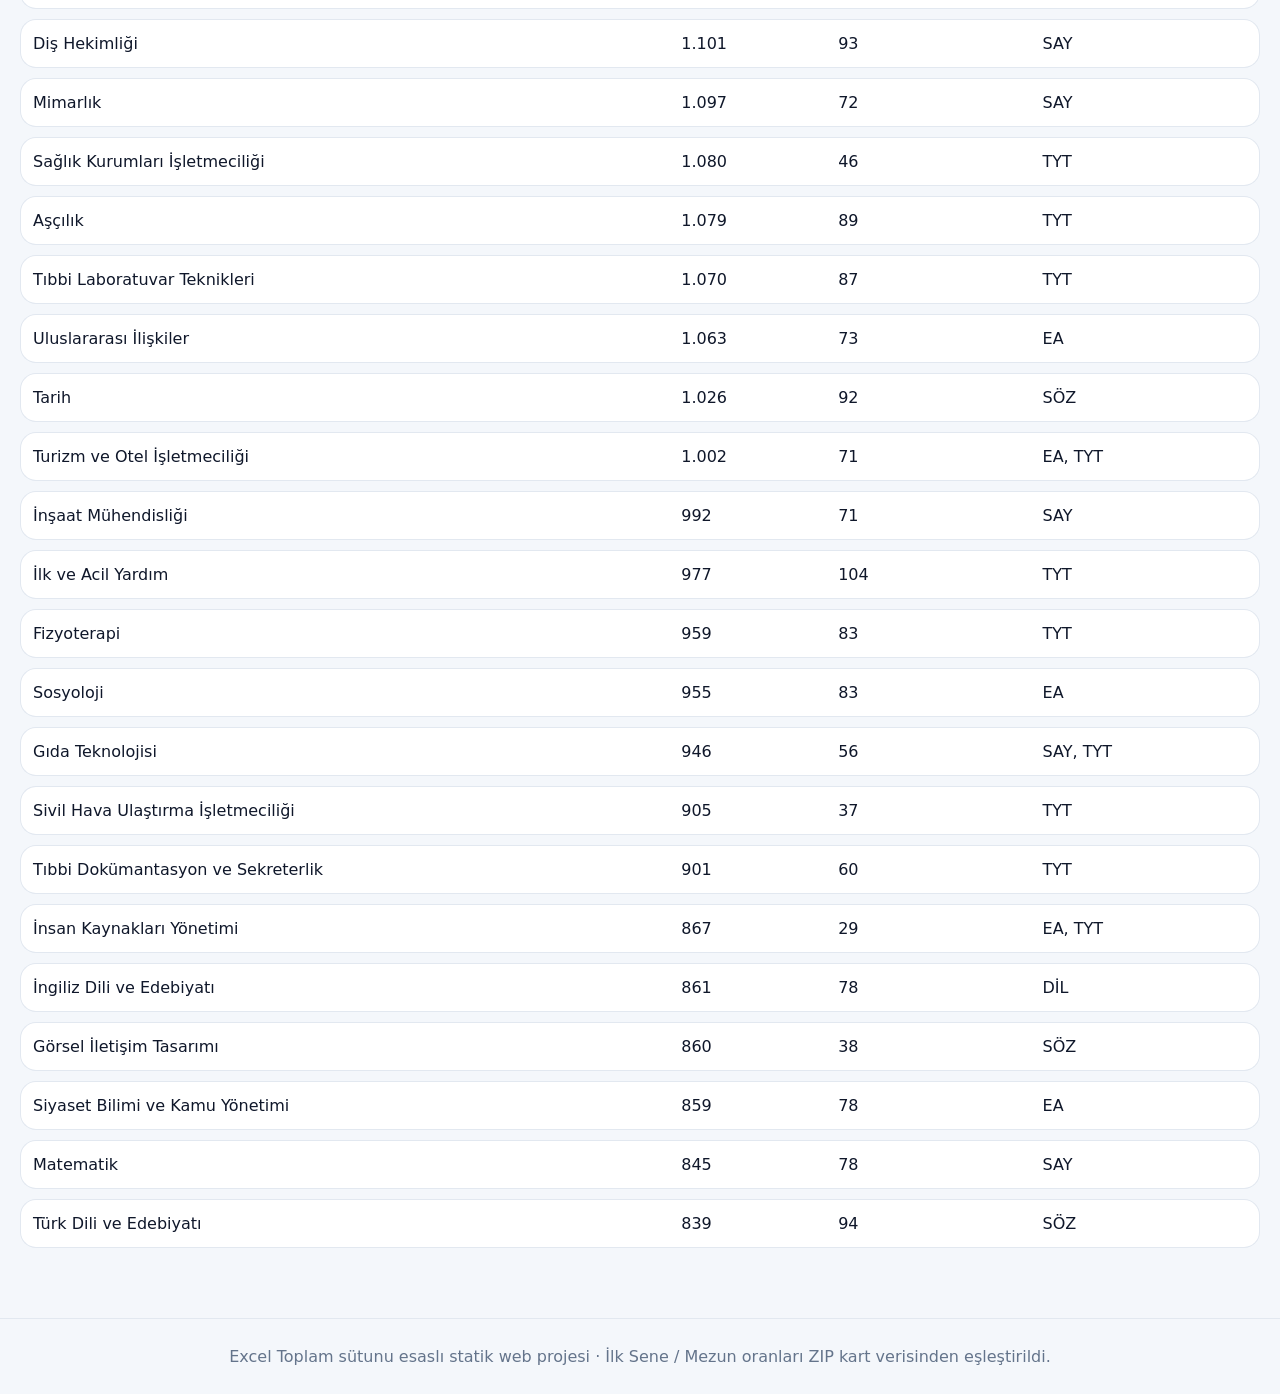
<file: sampiyonlar.html>
<!doctype html><html lang="tr"><head><meta charset="utf-8"><meta name="viewport" content="width=device-width,initial-scale=1"><title>Şampiyonlar</title><link rel="stylesheet" href="css/style.css"></head><body><div class="top"><div class="nav"><a class="brand" href="index.html">İzmir Lise Başarı Atlası</a><a href="index.html">Ana Sayfa</a><a href="okullar.html">Okullar</a><a href="ilceler.html">İlçeler</a><a href="lise-turleri.html">Lise Türleri</a><a href="karsilastir.html">Karşılaştır</a><a href="sampiyonlar.html">Şampiyonlar</a><a href="puan-turu-trendleri.html">Puan Türleri</a><a href="universite-haritasi.html">Üniversite Haritası</a><a href="program-populerligi.html">Programlar</a><a href="etiket-analizi.html">Etiketler</a><a href="siralama-araci.html">Sıralama Aracı</a></div></div><main class="wrap"><h1>Şampiyonlar</h1><div class="grid two"><section><h2>2025 toplamına göre</h2><div id="a"></div></section><section><h2>En iyi taban başarı sırası</h2><div id="b"></div></section></div><h2>En popüler programlar</h2><div id="c"></div></main><div class="footer">Excel Toplam sütunu esaslı statik web projesi · İlk Sene / Mezun oranları ZIP kart verisinden eşleştirildi.</div><script src="js/app.js"></script><script>(async()=>{const ch=await getJSON('data/champions.json');table(a,['Okul','İlçe','Tür','2025','Toplam','Ağ. sıra','İlk/Mezun'],ch.topSchoolsBy2025.slice(0,25).map(rowSchool));table(b,['Okul','İlçe','Tür','2025','Toplam','Ağ. sıra','İlk/Mezun'],ch.bestRankSchools.slice(0,25).map(rowSchool));table(c,['Program','Toplam','Üniversite','Puan türleri'],ch.topPrograms.slice(0,50).map(p=>`<tr><td>${p.program}</td><td>${fmt(p.total)}</td><td>${fmt(p.universities)}</td><td>${p.scoreTypes.join(', ')}</td></tr>`));})();</script></body></html>
</file>
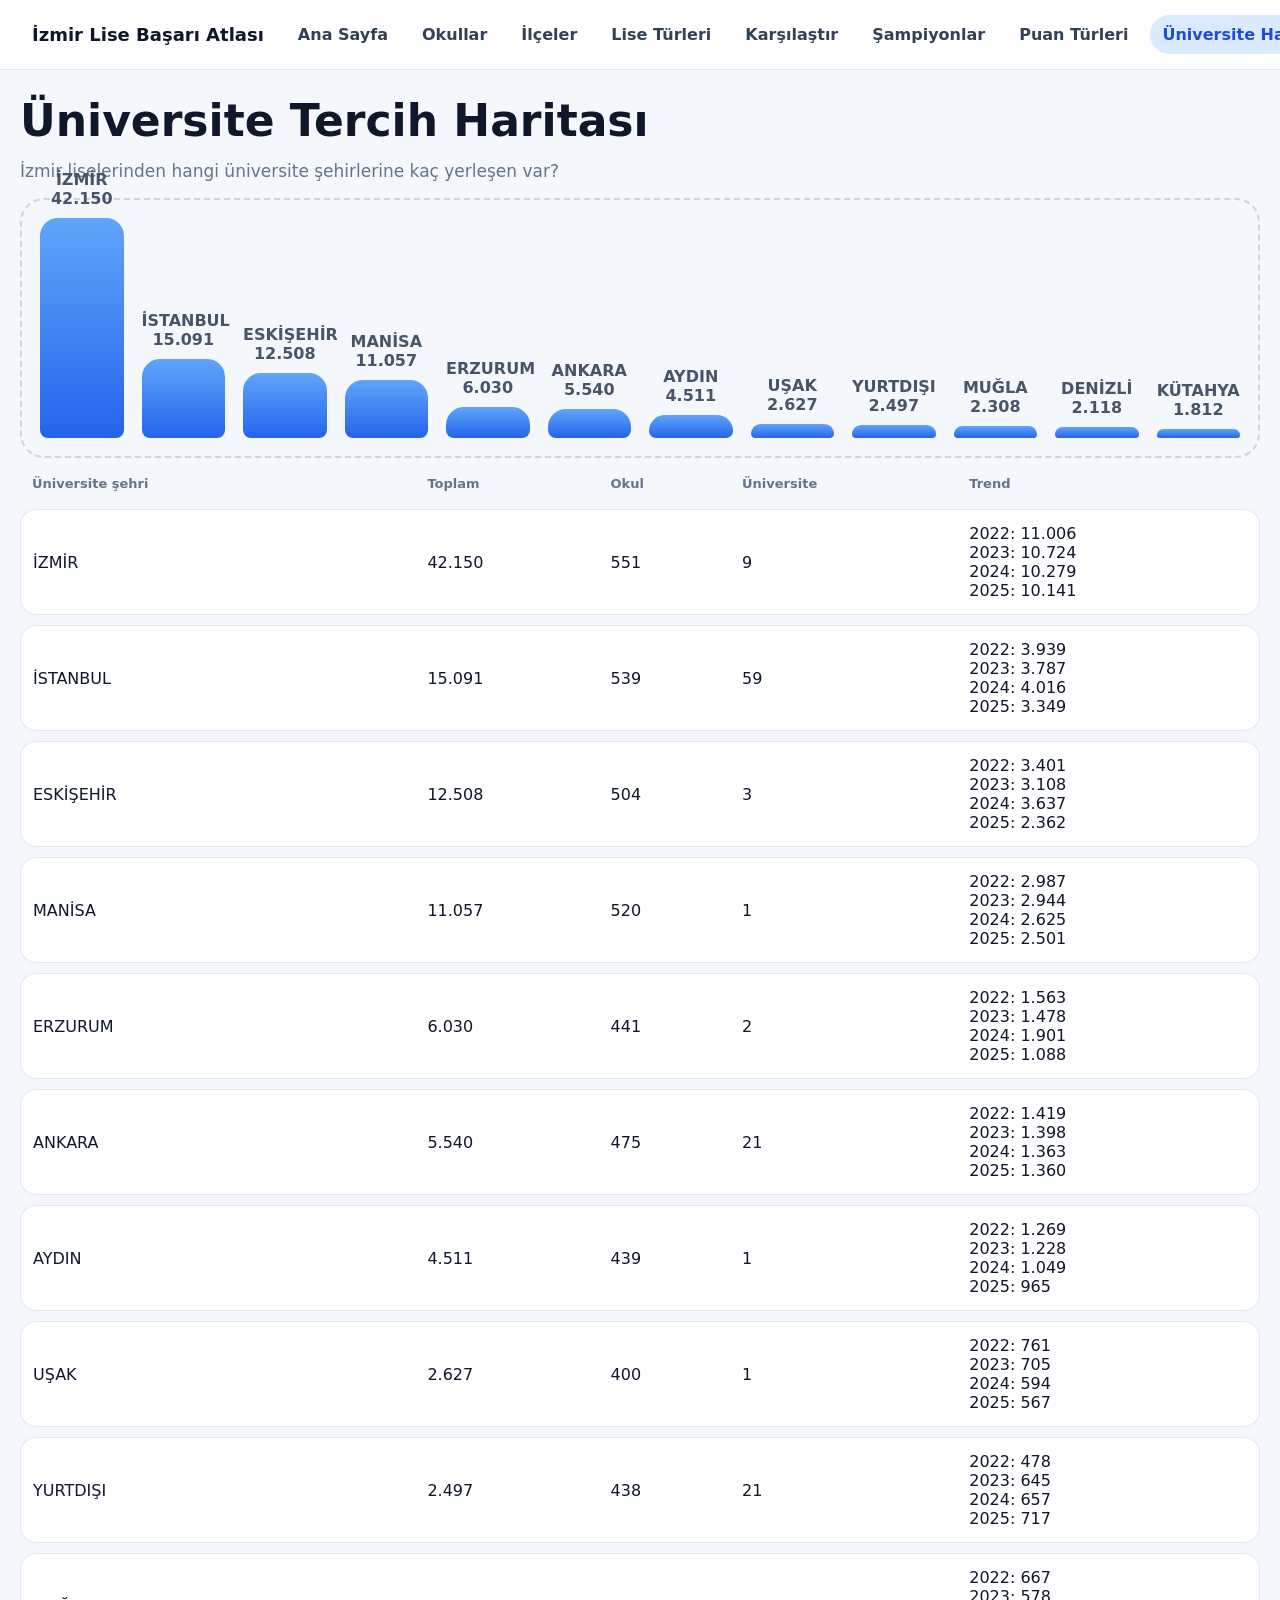
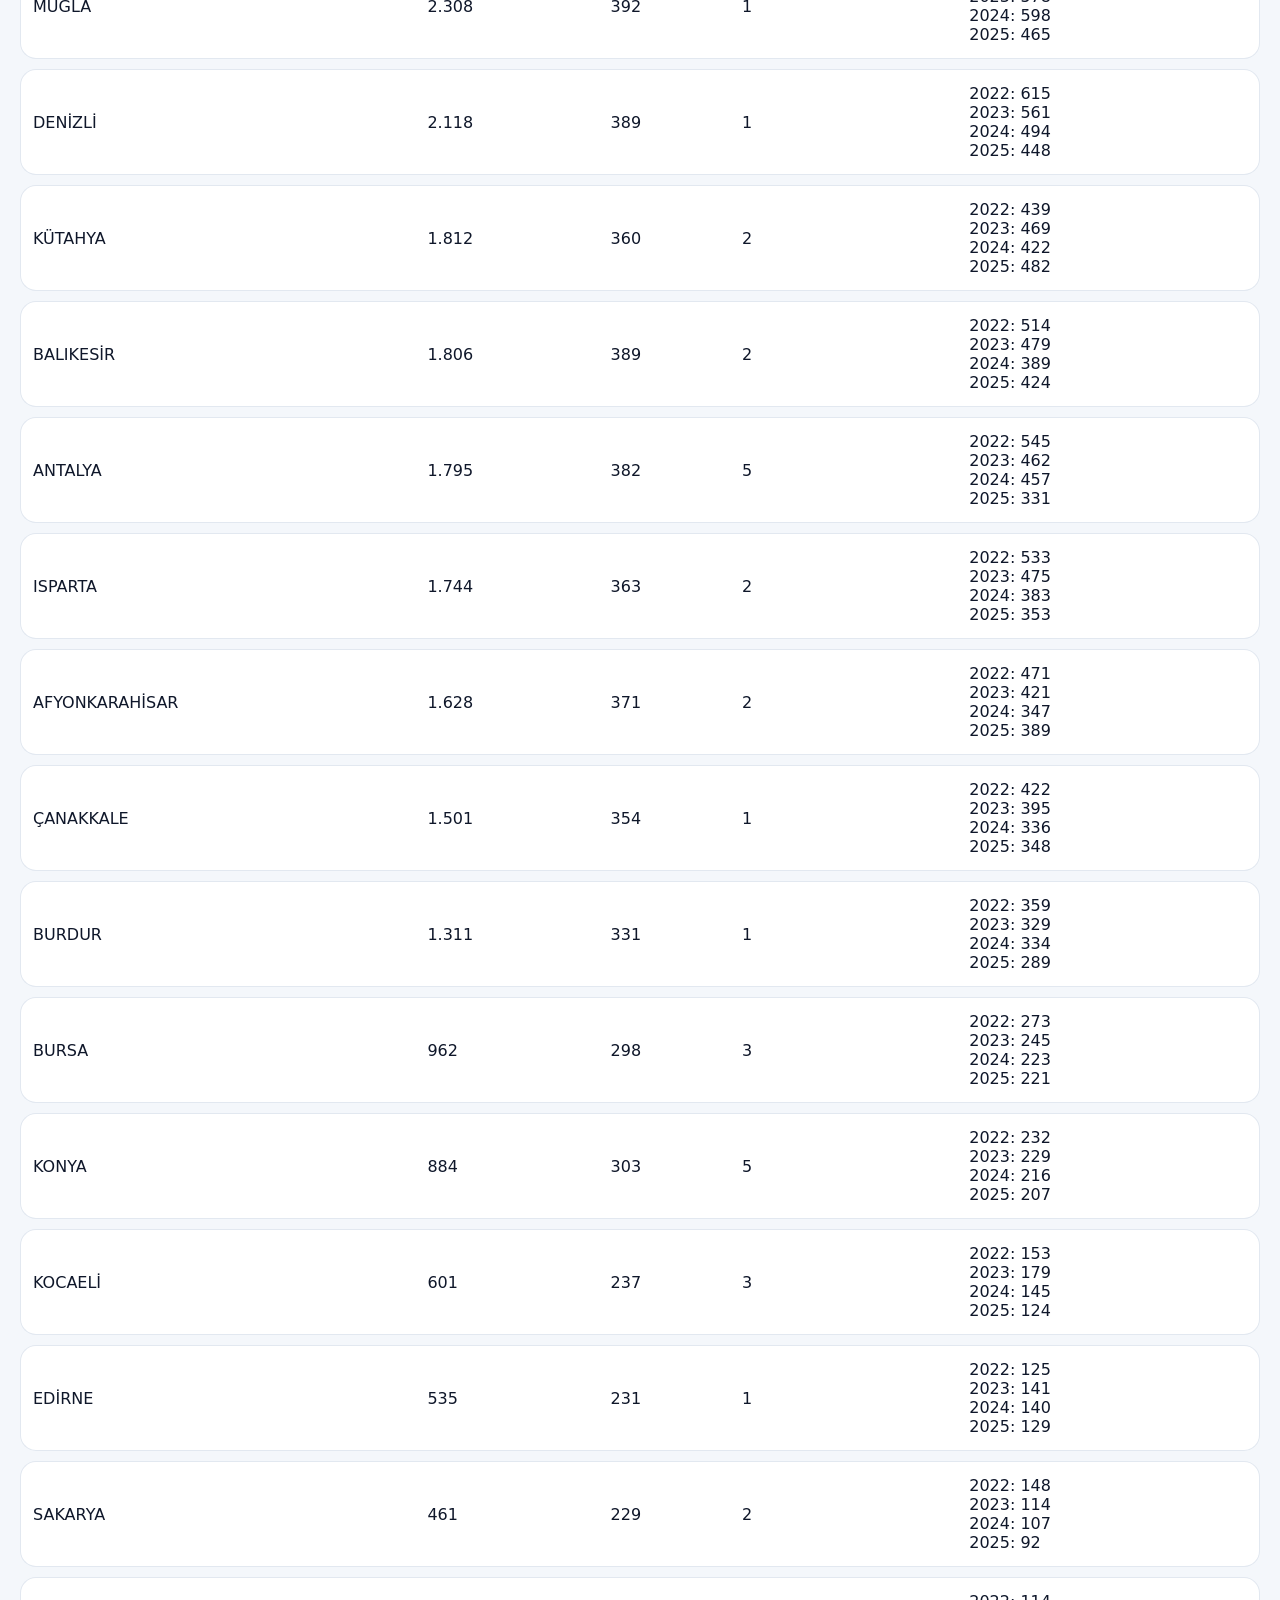
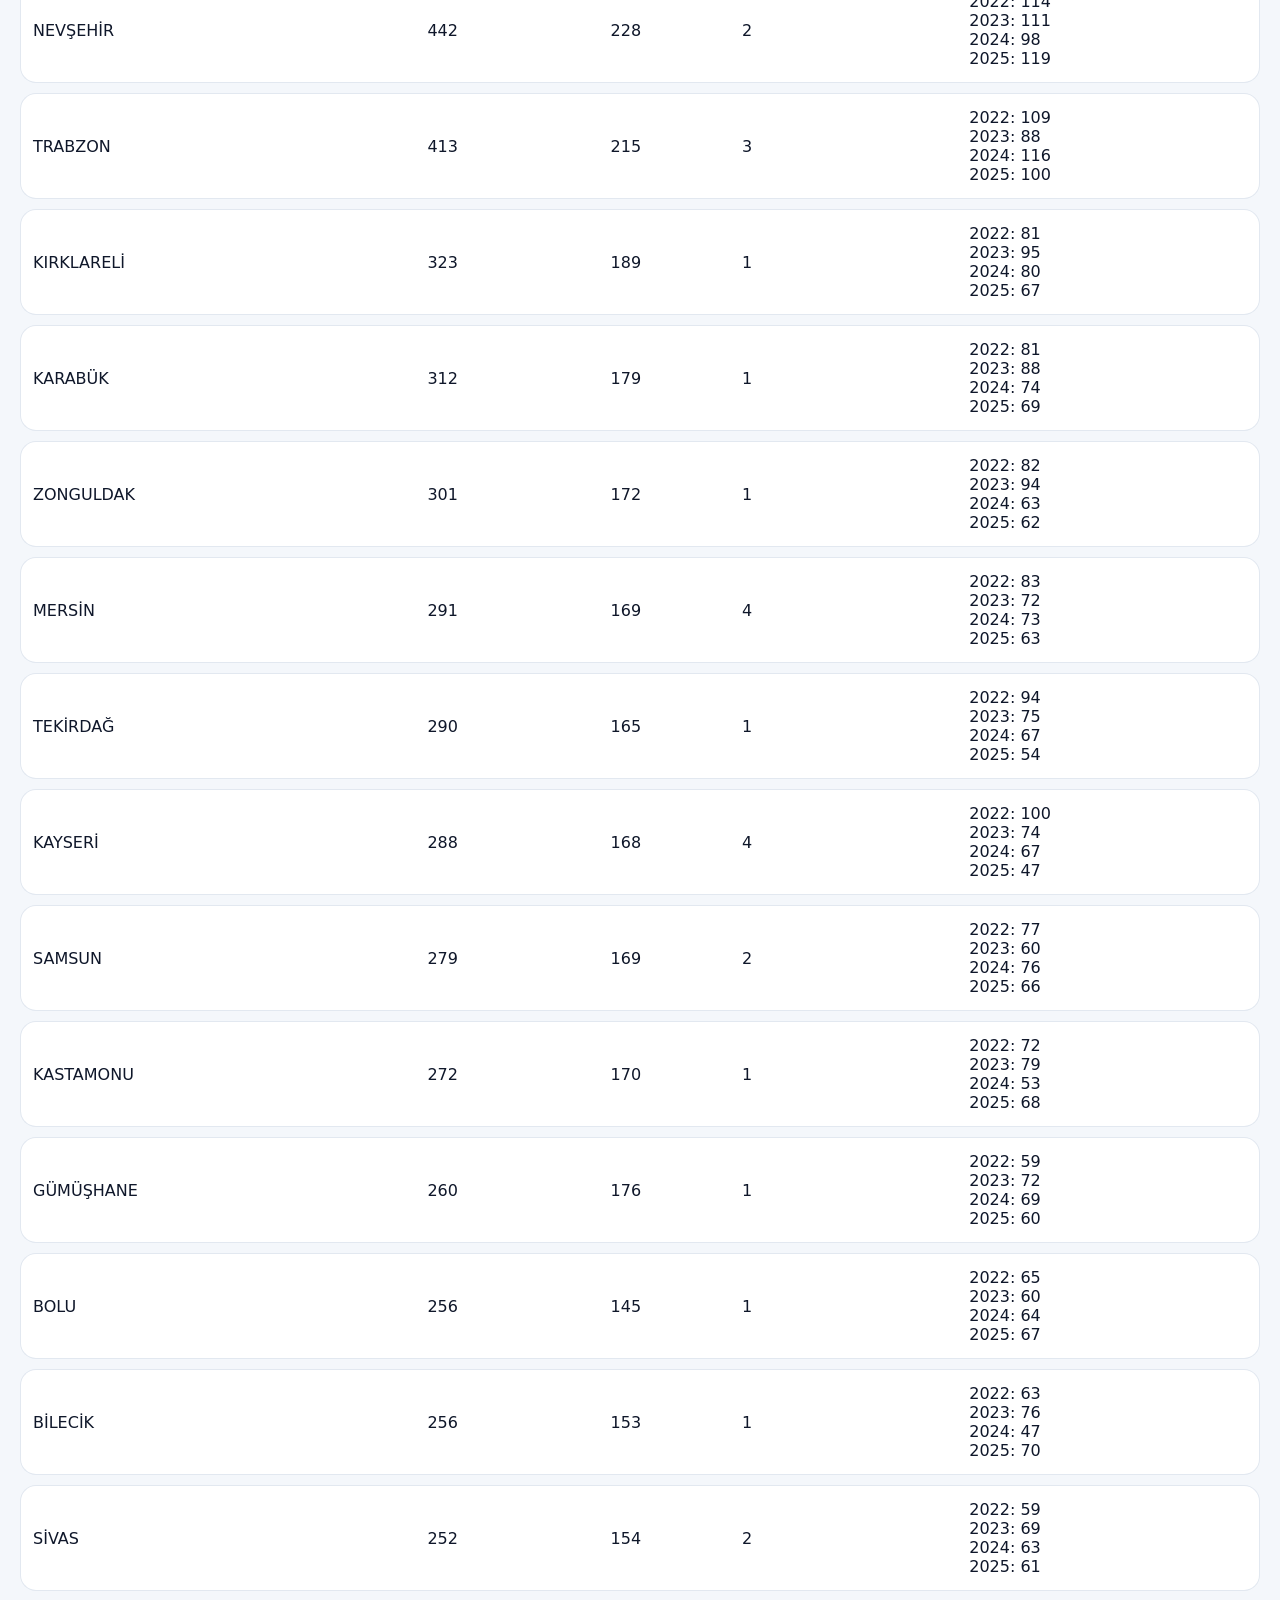
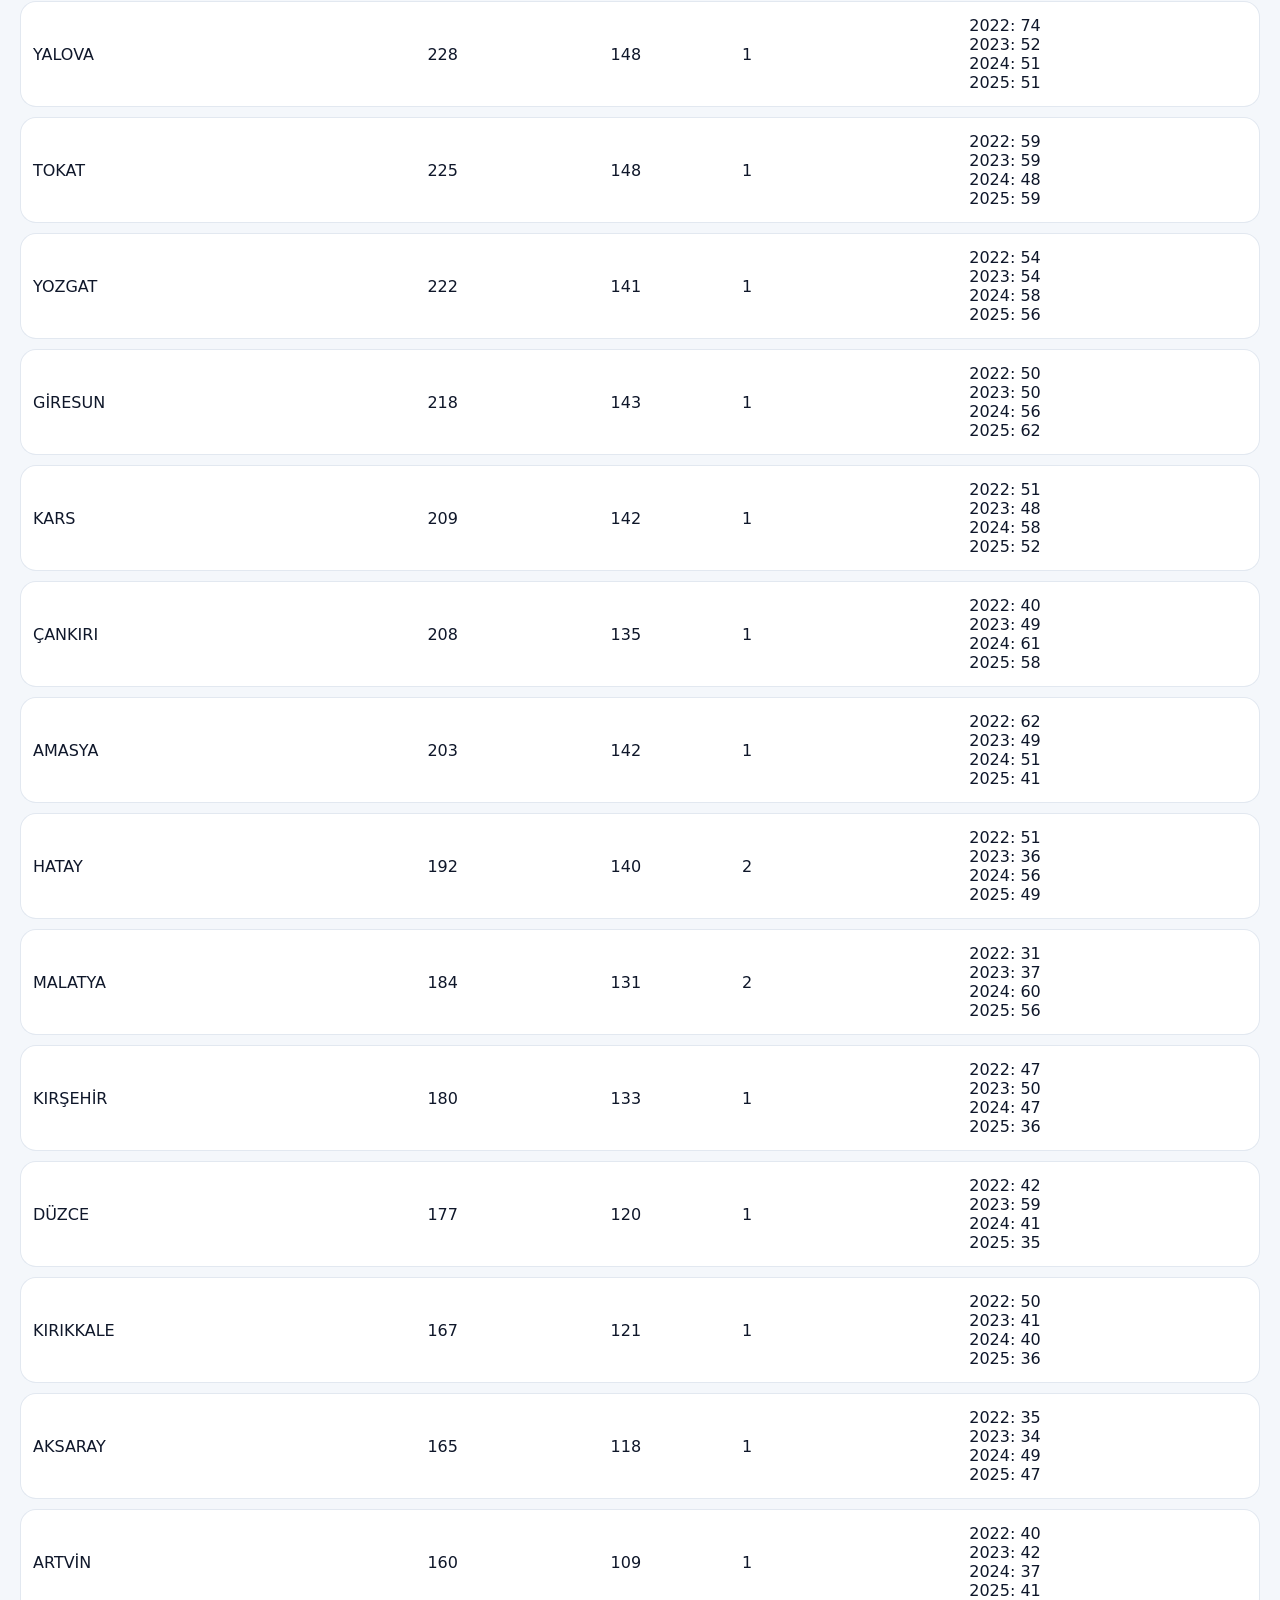
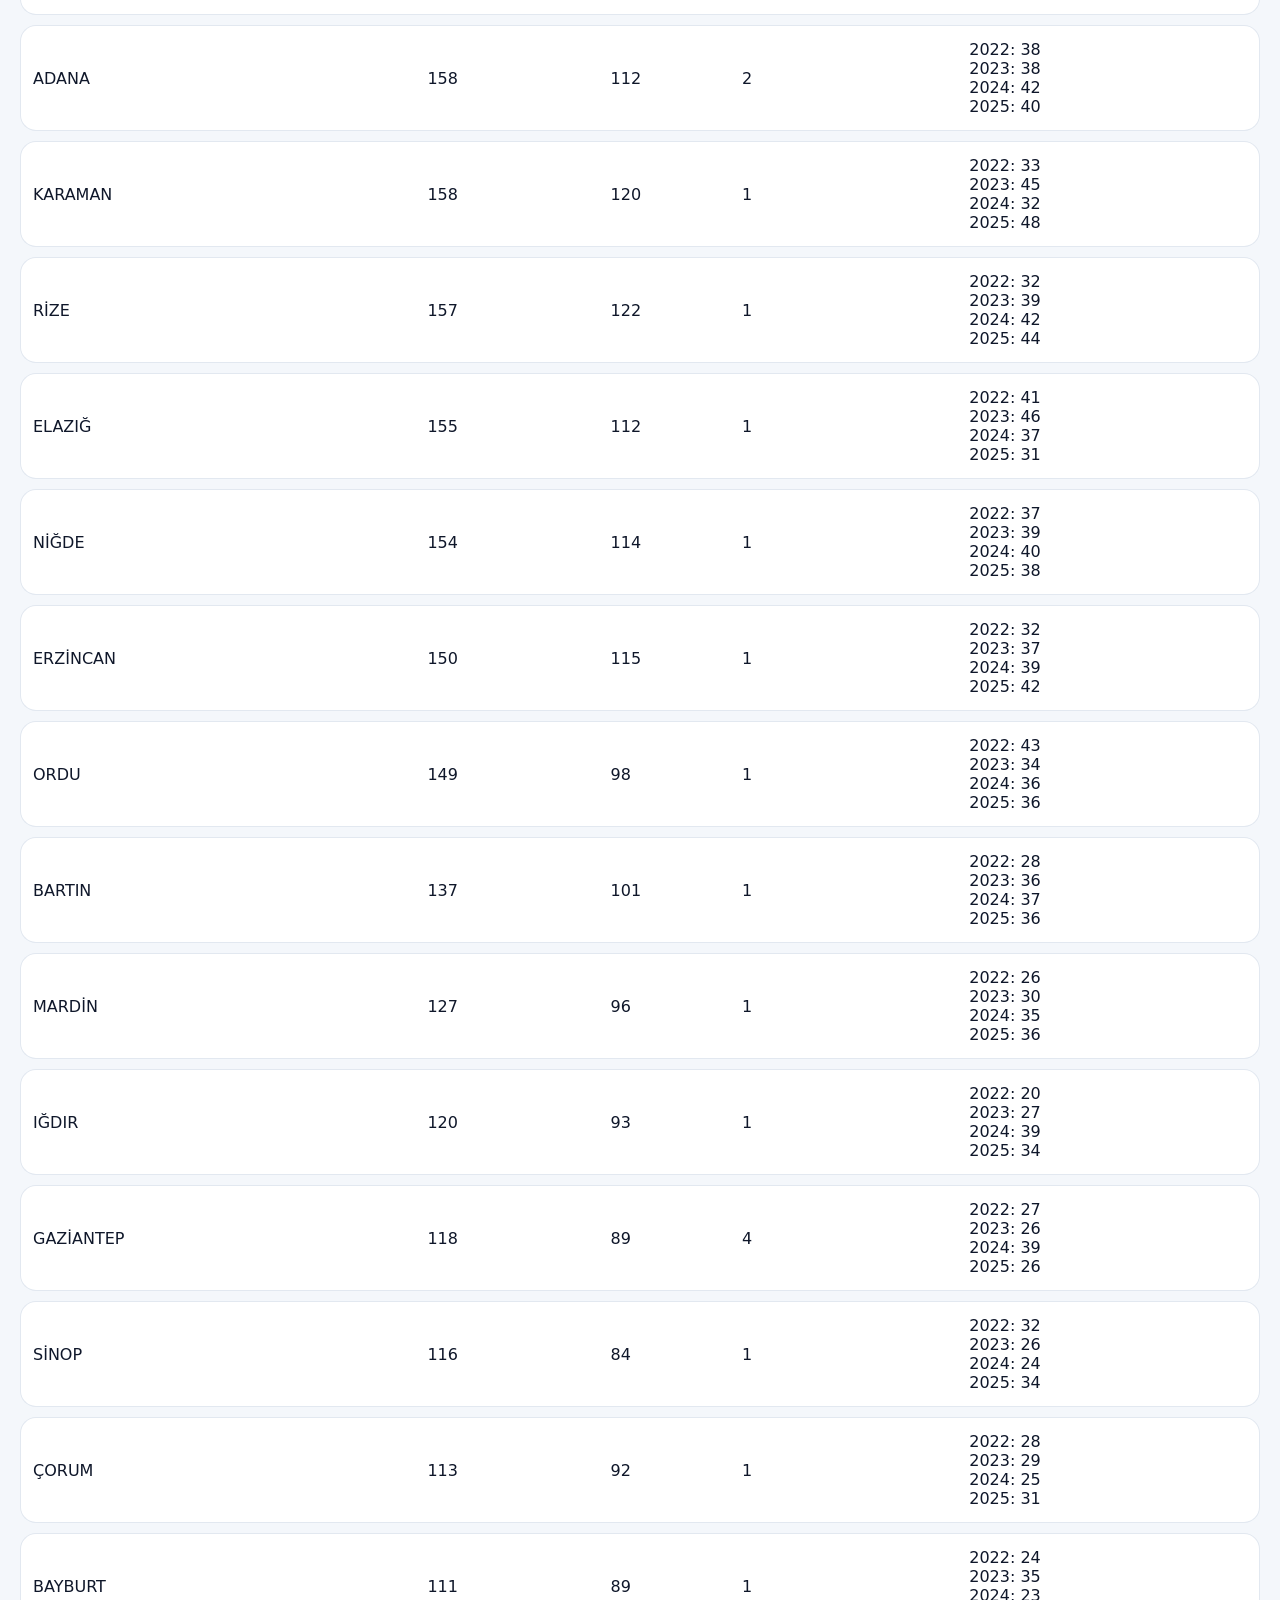
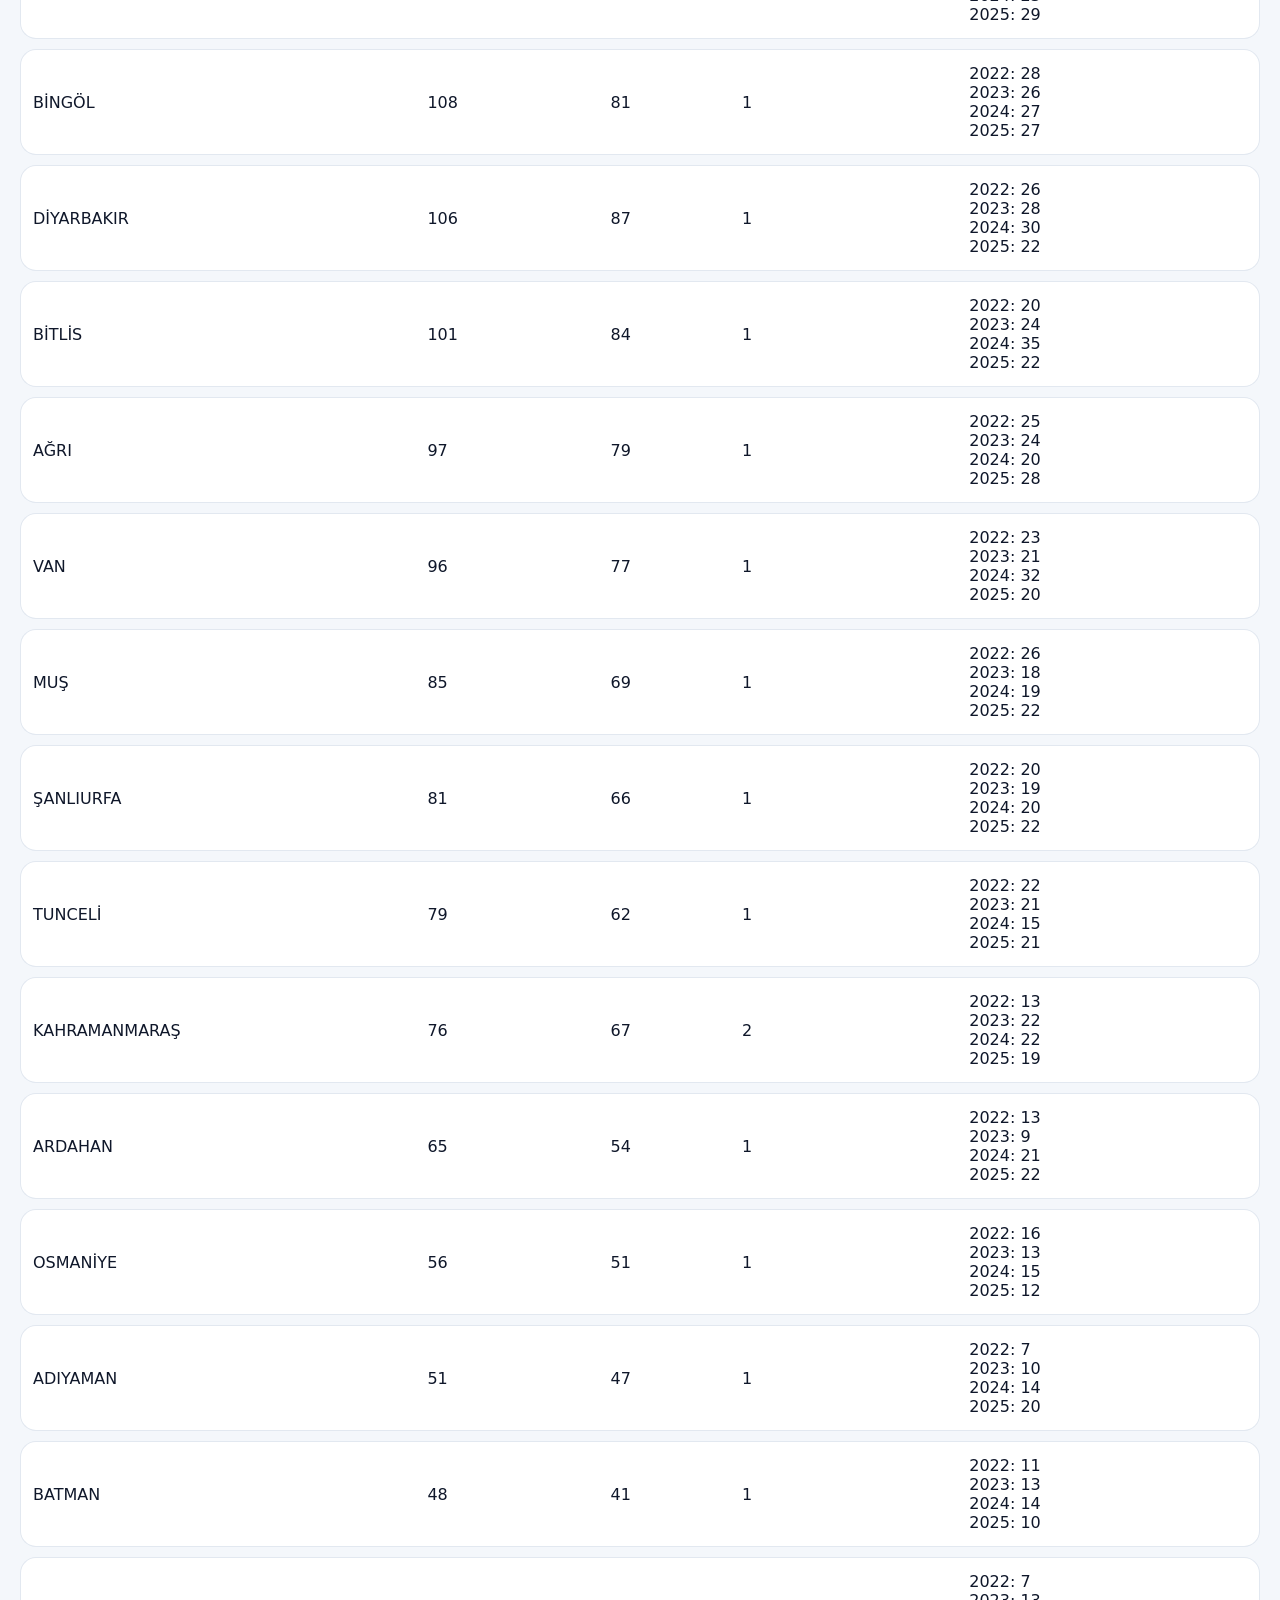
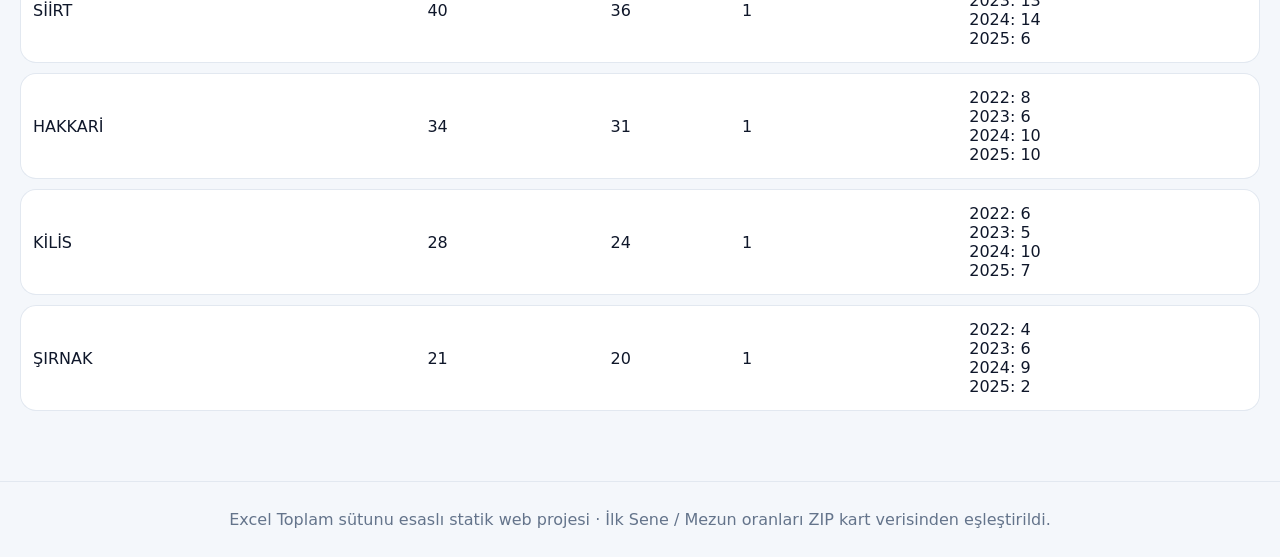
<file: universite-haritasi.html>
<!doctype html><html lang="tr"><head><meta charset="utf-8"><meta name="viewport" content="width=device-width,initial-scale=1"><title>Üniversite Haritası</title><link rel="stylesheet" href="css/style.css"></head><body><div class="top"><div class="nav"><a class="brand" href="index.html">İzmir Lise Başarı Atlası</a><a href="index.html">Ana Sayfa</a><a href="okullar.html">Okullar</a><a href="ilceler.html">İlçeler</a><a href="lise-turleri.html">Lise Türleri</a><a href="karsilastir.html">Karşılaştır</a><a href="sampiyonlar.html">Şampiyonlar</a><a href="puan-turu-trendleri.html">Puan Türleri</a><a href="universite-haritasi.html">Üniversite Haritası</a><a href="program-populerligi.html">Programlar</a><a href="etiket-analizi.html">Etiketler</a><a href="siralama-araci.html">Sıralama Aracı</a></div></div><main class="wrap"><h1>Üniversite Tercih Haritası</h1><p>İzmir liselerinden hangi üniversite şehirlerine kaç yerleşen var?</p><div id="chart" class="chart"></div><div id="list"></div></main><div class="footer">Excel Toplam sütunu esaslı statik web projesi · İlk Sene / Mezun oranları ZIP kart verisinden eşleştirildi.</div><script src="js/app.js"></script><script>(async()=>{const data=await getJSON('data/university-city-flow.json');bars(chart,Object.fromEntries(data.slice(0,12).map(x=>[x.city,x.total])));table(list,['Üniversite şehri','Toplam','Okul','Üniversite','Trend'],data.slice(0,100).map(x=>`<tr><td>${x.city}</td><td>${fmt(x.total)}</td><td>${fmt(x.schools)}</td><td>${fmt(x.universities)}</td><td>${Object.entries(x.years).map(([y,v])=>`${y}: ${fmt(v)}`).join('<br>')}</td></tr>`));})();</script></body></html>
</file>
<file: css/style.css>
:root{--bg:#f4f7fb;--panel:#fff;--ink:#0f172a;--muted:#64748b;--line:#e2e8f0;--blue:#2563eb;--soft:#eff6ff}*{box-sizing:border-box}body{margin:0;background:var(--bg);color:var(--ink);font-family:Inter,system-ui,-apple-system,Segoe UI,Arial,sans-serif}.top{position:sticky;top:0;z-index:5;background:rgba(255,255,255,.92);backdrop-filter:blur(12px);border-bottom:1px solid var(--line)}.nav{max-width:1280px;margin:auto;display:flex;gap:10px;align-items:center;overflow:auto;padding:14px 20px}.nav a{white-space:nowrap;color:#334155;text-decoration:none;padding:10px 12px;border-radius:999px;font-weight:700}.nav a.active,.nav a:hover{background:#dbeafe;color:#1d4ed8}.brand{font-size:18px;color:#0f172a!important;background:transparent!important}.wrap{max-width:1280px;margin:auto;padding:28px 20px 60px}h1{font-size:44px;line-height:1.05;margin:0 0 14px}h2{font-size:26px;margin:0 0 14px}p{color:var(--muted);font-size:17px}.hero{display:grid;grid-template-columns:1.1fr .9fr;gap:22px}.panel,.card{background:var(--panel);border:1px solid var(--line);border-radius:28px;padding:26px;box-shadow:0 14px 35px rgba(15,23,42,.06)}.grid{display:grid;gap:18px}.stats{grid-template-columns:repeat(5,minmax(160px,1fr));margin:22px 0}.two{grid-template-columns:1fr 1fr}.three{grid-template-columns:repeat(3,1fr)}.stat .num{font-size:42px;font-weight:900;letter-spacing:-1px}.stat .label{color:var(--muted);font-size:18px;margin-top:8px}.eyebrow,.pill{display:inline-block;background:#e0f2fe;color:#0369a1;border-radius:999px;padding:7px 12px;font-weight:800;font-size:13px;text-decoration:none}.notice{background:#fff7ed;border:1px solid #fed7aa;border-radius:18px;padding:14px;color:#9a3412;margin-top:16px}.toolbar{display:flex;gap:12px;flex-wrap:wrap;margin:18px 0}.input,select,button{border:1px solid var(--line);border-radius:16px;background:white;padding:13px 14px;font-weight:700;min-width:180px}button{background:#2563eb;color:white;cursor:pointer}table{width:100%;border-collapse:separate;border-spacing:0 10px}th{text-align:left;color:#64748b;font-size:13px;padding:8px 12px}td{background:#fff;padding:14px 12px;border-top:1px solid var(--line);border-bottom:1px solid var(--line)}td:first-child{border-left:1px solid var(--line);border-radius:16px 0 0 16px}td:last-child{border-right:1px solid var(--line);border-radius:0 16px 16px 0}.chart{min-height:260px;border:2px dashed #cbd5e1;border-radius:24px;padding:18px;display:flex;gap:18px;align-items:end}.bar{flex:1;min-width:54px;background:linear-gradient(180deg,#60a5fa,#2563eb);border-radius:18px 18px 8px 8px;position:relative}.bar span{position:absolute;left:0;right:0;top:-48px;text-align:center;font-weight:800;color:#475569}.map{display:grid;grid-template-columns:repeat(6,1fr);gap:10px}.district-tile{min-height:72px;border-radius:20px;padding:12px;color:white;font-weight:900;text-decoration:none;display:flex;align-items:center;justify-content:center;text-align:center;box-shadow:inset 0 -20px 30px rgba(0,0,0,.12)}.mini{font-size:13px;color:#64748b}.footer{text-align:center;color:#64748b;border-top:1px solid var(--line);padding:28px}.school-picker{display:grid;grid-template-columns:1fr 1fr auto;gap:12px}.scorecards{display:grid;grid-template-columns:repeat(5,1fr);gap:14px}.scorecard{border:1px solid var(--line);border-radius:24px;padding:18px;background:white}.scorecard b{font-size:30px}.tabs{display:flex;gap:10px;flex-wrap:wrap}.tabs a{padding:11px 14px;border-radius:999px;background:white;border:1px solid var(--line);text-decoration:none;color:#0f172a;font-weight:800}@media(max-width:900px){.hero,.two,.three,.stats,.scorecards{grid-template-columns:1fr}.school-picker{grid-template-columns:1fr}.map{grid-template-columns:repeat(2,1fr)}h1{font-size:34px}.stat .num{font-size:34px}}

/* v5 visible homepage additions */
.map-v5{background:linear-gradient(135deg,#e0f2fe,#f8fafc);padding:18px;border-radius:28px;border:1px solid var(--line)}
.map-v5 .district-tile{min-height:86px;transform:rotate(-1deg);transition:.15s transform,.15s filter}
.map-v5 .district-tile:nth-child(even){transform:rotate(1deg)}
.map-v5 .district-tile:hover{transform:scale(1.04);filter:saturate(1.2);z-index:2}
.panel>p{margin-top:-4px}


/* v6: Ana sayfada gerçekten görünür, tıklanabilir İzmir ilçe haritası */
.map-panel{margin:24px 0}.izmir-click-map{position:relative;min-height:660px;border-radius:32px;border:1px solid #bae6fd;background:linear-gradient(135deg,#dff6ff 0%,#eff6ff 42%,#f8fafc 100%);overflow:hidden;padding:20px;box-shadow:inset 0 0 0 1px rgba(255,255,255,.6)}.map-outline{position:absolute;inset:42px 90px 28px 140px;filter:drop-shadow(0 18px 32px rgba(15,23,42,.16));}.map-outline path{fill:rgba(255,255,255,.74);stroke:#38bdf8;stroke-width:1.8}.map-title{position:absolute;right:34px;top:26px;font-size:44px;font-weight:1000;letter-spacing:-1px;color:#0f172a}.map-sea{position:absolute;left:26px;bottom:30px;color:#0284c7;font-weight:900;font-size:22px;opacity:.72}.map-district{position:absolute;transform:translate(-50%,-50%);z-index:2;color:white;text-decoration:none;font-size:13px;font-weight:950;padding:8px 10px;border-radius:999px;box-shadow:0 10px 20px rgba(15,23,42,.22);border:2px solid rgba(255,255,255,.76);white-space:nowrap;text-align:center}.map-district:hover{transform:translate(-50%,-50%) scale(1.12);z-index:5;filter:saturate(1.25)}@media(max-width:900px){.izmir-click-map{min-height:920px}.map-outline{inset:70px 20px 40px 20px}.map-title{font-size:32px}.map-district{font-size:12px;padding:7px 9px}}


/* v7 ana sayfa düzeni */
.score-hero{margin:22px 0}.year-score-tabs{display:grid;grid-template-columns:repeat(5,minmax(130px,1fr));gap:14px}.year-score-card{min-width:0;background:linear-gradient(135deg,var(--c),#0f172a);color:#fff;border:0;border-radius:22px;font-size:20px;padding:22px;box-shadow:0 16px 30px rgba(15,23,42,.14)}.year-score-card.active{outline:4px solid #bae6fd;transform:translateY(-2px)}.score-breakdown{display:grid;grid-template-columns:repeat(5,1fr);gap:14px;margin-top:18px}.score-type-card{border:1px solid var(--line);border-radius:24px;padding:18px;background:#fff;box-shadow:0 12px 25px rgba(15,23,42,.05)}.score-type-card h3{font-size:24px;margin:12px 0 4px}.score-type-card .big{font-size:34px;font-weight:950;color:var(--c)}.pie{width:120px;height:120px;border-radius:999px;margin:16px auto;display:grid;place-items:center;box-shadow:inset 0 0 0 14px rgba(255,255,255,.88)}.pie span{text-align:center;font-weight:950;color:#0f172a}.mini-bars{height:118px;display:flex;align-items:end;gap:12px;margin-top:16px}.mini-bars div{flex:1;border-radius:14px 14px 6px 6px;position:relative;min-height:8px}.mini-bars span{position:absolute;left:0;right:0;top:-38px;text-align:center;font-size:12px;font-weight:800;color:#475569}.accordion{margin:18px 0}.accordion>summary{cursor:pointer;list-style:none;background:#0f172a;color:white;border-radius:24px;padding:22px 26px;font-size:26px;font-weight:950;box-shadow:0 14px 30px rgba(15,23,42,.12)}.accordion>summary::-webkit-details-marker{display:none}.accordion>summary:after{content:'↓';float:right}.accordion[open]>summary:after{content:'↑'}.accordion .inner{margin-top:12px}.color-bars{display:grid;gap:10px;margin:14px 0 24px}.hbar{position:relative;display:grid;grid-template-columns:1fr auto;gap:10px;align-items:center;min-height:44px;border:1px solid var(--line);border-radius:16px;padding:10px 12px;overflow:hidden;text-decoration:none;color:#0f172a;background:#fff}.hbar:before{content:'';position:absolute;inset:0 auto 0 0;width:var(--w);background:linear-gradient(90deg,var(--c),rgba(255,255,255,.25));opacity:.78}.hbar b,.hbar span{position:relative;z-index:1}.hbar span{font-weight:950}.rank-bars .hbar:before{opacity:.58}.hero + .stats{margin-top:22px}h3{font-size:20px;margin:18px 0 8px}@media(max-width:900px){.year-score-tabs,.score-breakdown{grid-template-columns:1fr}.accordion>summary{font-size:20px}.color-bars{overflow:auto}.hbar{min-width:680px}}

.rank-chip{margin:8px 0 10px;padding:8px 10px;border-radius:14px;background:#f1f5f9;color:#334155;font-size:14px;font-weight:700}
.accordion>summary{cursor:pointer;user-select:none}
.general-note{color:#64748b}

.score-type-tabs{display:flex;gap:12px;flex-wrap:wrap;margin:16px 0 6px}.score-type-tab{min-width:96px;border:0;border-radius:999px;background:color-mix(in srgb,var(--c),white 14%);color:#fff;font-size:18px;font-weight:950;padding:14px 20px}.score-type-tab.active{outline:4px solid #bae6fd;transform:translateY(-2px);box-shadow:0 12px 24px rgba(15,23,42,.16)}.score-breakdown.single{grid-template-columns:minmax(260px,420px)}.selected-score-card{max-width:420px}.table-bar{position:relative;min-width:190px;height:36px;border-radius:999px;background:#eef2f7;overflow:hidden;display:flex;align-items:center;padding-left:12px}.table-bar i{position:absolute;inset:0 auto 0 0;opacity:.75}.table-bar b{position:relative;z-index:1;color:#0f172a}.table-bar.muted{background:#f8fafc}.rank-chip{background:#eef2f7;border-radius:14px;padding:10px 12px;margin-top:10px;font-size:14px;color:#334155}@media(max-width:900px){.score-breakdown.single{grid-template-columns:1fr}.table-bar{min-width:140px}#districtTable{overflow:auto}#districtTable table{min-width:980px}}

/* v10 düzeltmeleri */
.colorful-chart{padding-top:72px;gap:32px;overflow:visible;min-height:330px}.color-year-bar{background:linear-gradient(180deg,color-mix(in srgb,var(--c),white 20%),var(--c))!important}.color-year-bar span{top:-64px;font-size:21px;line-height:1.15;white-space:nowrap}.score-breakdown.single{grid-template-columns:1fr!important}.wide-score-card{max-width:none!important;display:grid;grid-template-columns:260px 1fr;align-items:center;gap:22px}.score-visuals{display:grid;grid-template-columns:190px minmax(260px,420px);gap:36px;align-items:end}.score-visuals .pie{margin:0 auto}.side-bars{height:170px;margin-top:0}.side-bars div{max-width:180px}.score-note{grid-column:1/-1}.map-v10{display:grid;grid-template-columns:repeat(5,minmax(150px,1fr));gap:12px;background:linear-gradient(135deg,#dff6ff,#f8fafc);border:1px solid #bae6fd;border-radius:28px;padding:18px}.map-v10 .district-tile{min-height:86px;border-radius:22px;color:white;text-decoration:none;display:flex;flex-direction:column;gap:5px;align-items:center;justify-content:center;text-align:center;box-shadow:0 12px 25px rgba(15,23,42,.12);transition:.15s transform}.map-v10 .district-tile:hover{transform:translateY(-4px) scale(1.02)}.map-v10 small{font-weight:700;opacity:.9}.table-wrap{overflow:auto}.general-row td{background:#f8fafc;font-weight:900}.toolbar select{min-width:220px}.stats{grid-template-columns:repeat(auto-fit,minmax(190px,1fr))}.score-card-head h3{font-size:28px}.score-card-head .big{font-size:44px}.score-type-tab{background:linear-gradient(135deg,var(--c),color-mix(in srgb,var(--c),#0f172a 45%))!important}.year-score-card{background:linear-gradient(135deg,var(--c),color-mix(in srgb,var(--c),#0f172a 60%))!important}
@media(max-width:900px){.colorful-chart{gap:18px;overflow:auto}.color-year-bar{min-width:120px}.wide-score-card{grid-template-columns:1fr}.score-visuals{grid-template-columns:1fr;gap:18px}.map-v10{grid-template-columns:repeat(2,1fr)}.toolbar select{width:100%}}
</file>
